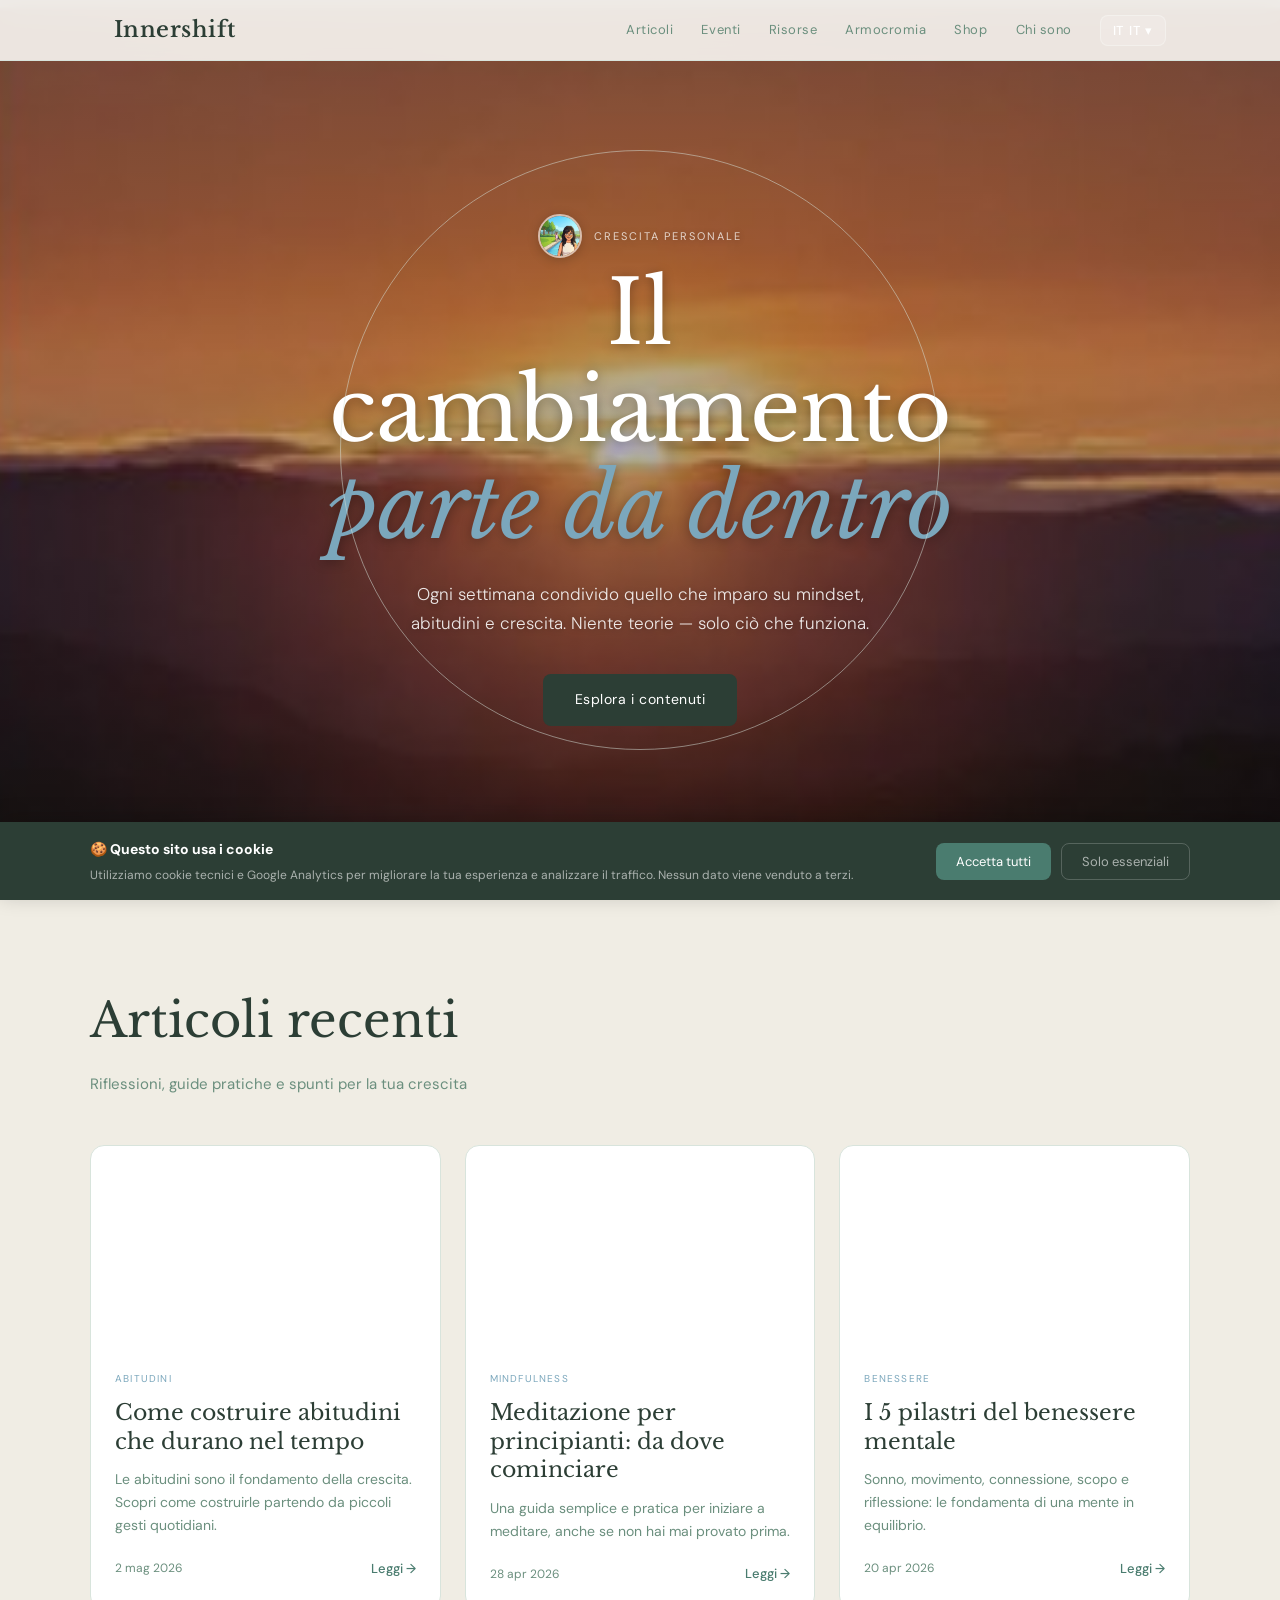
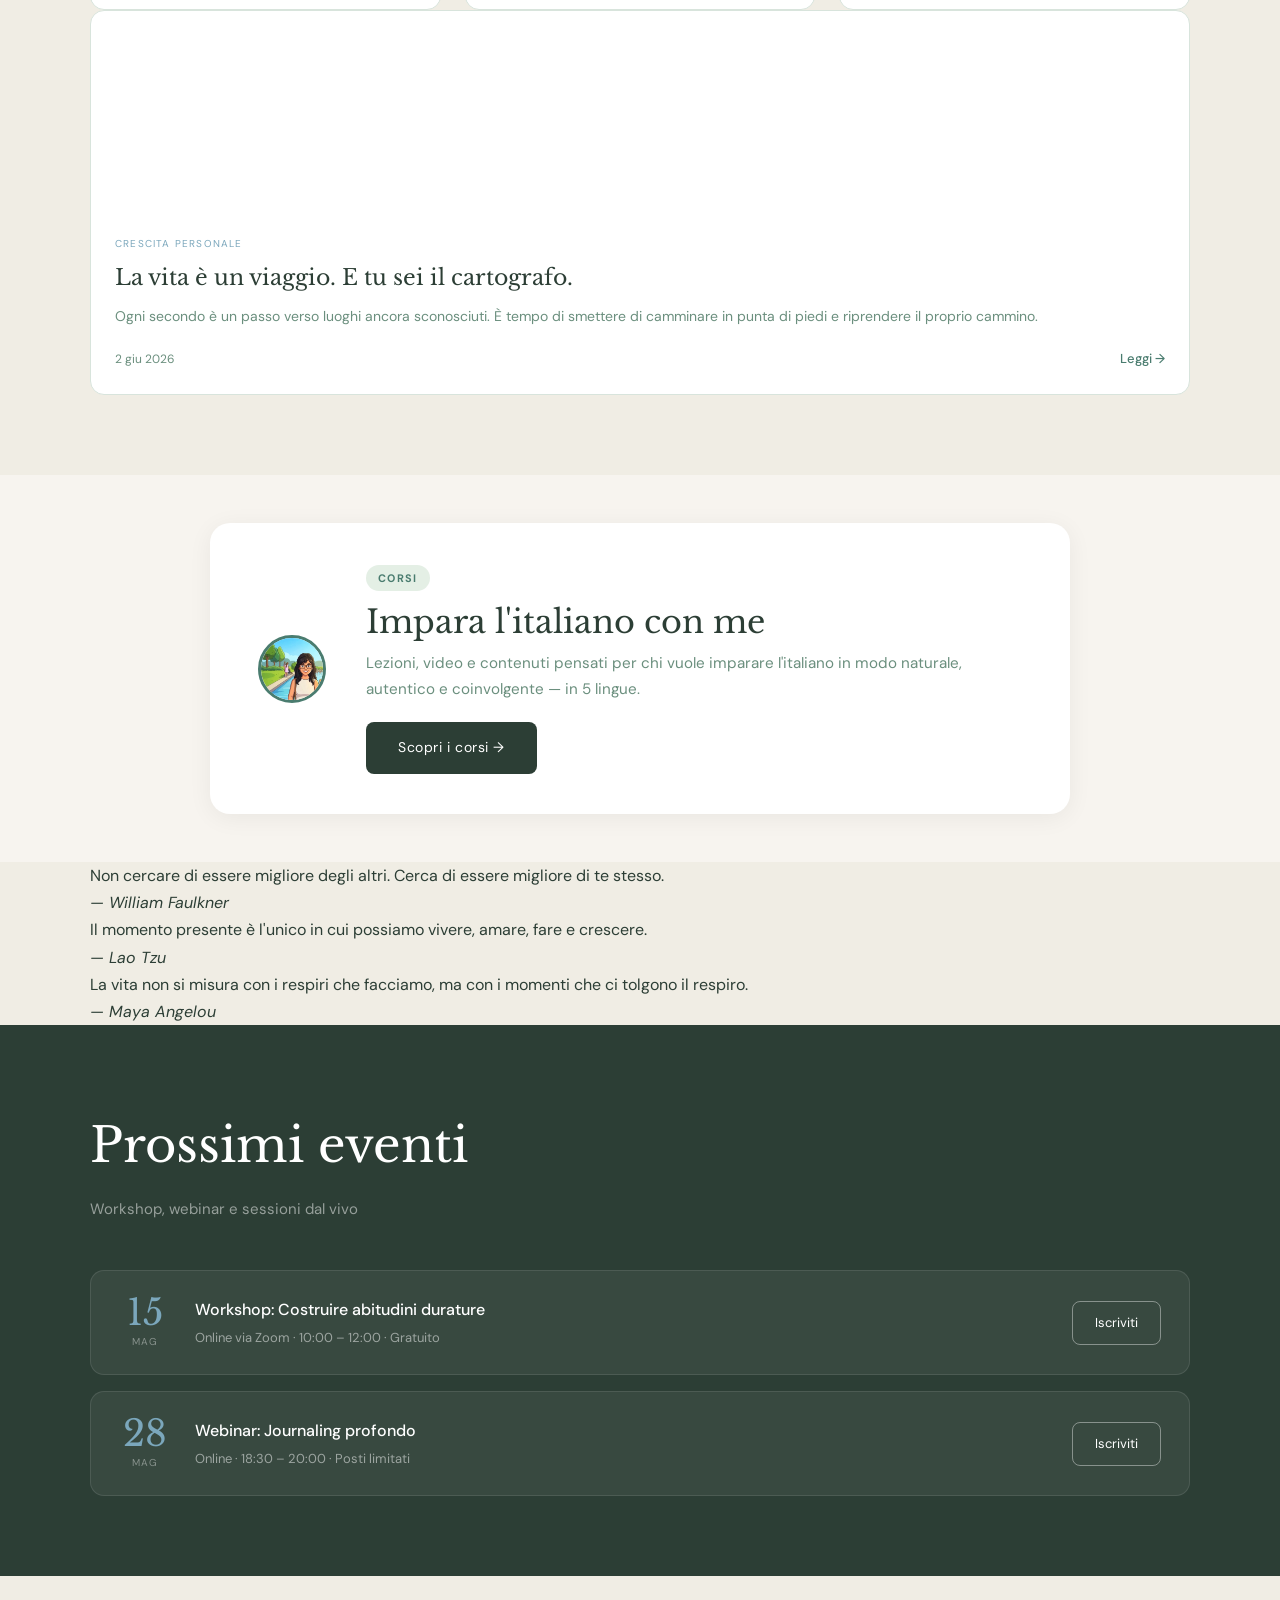
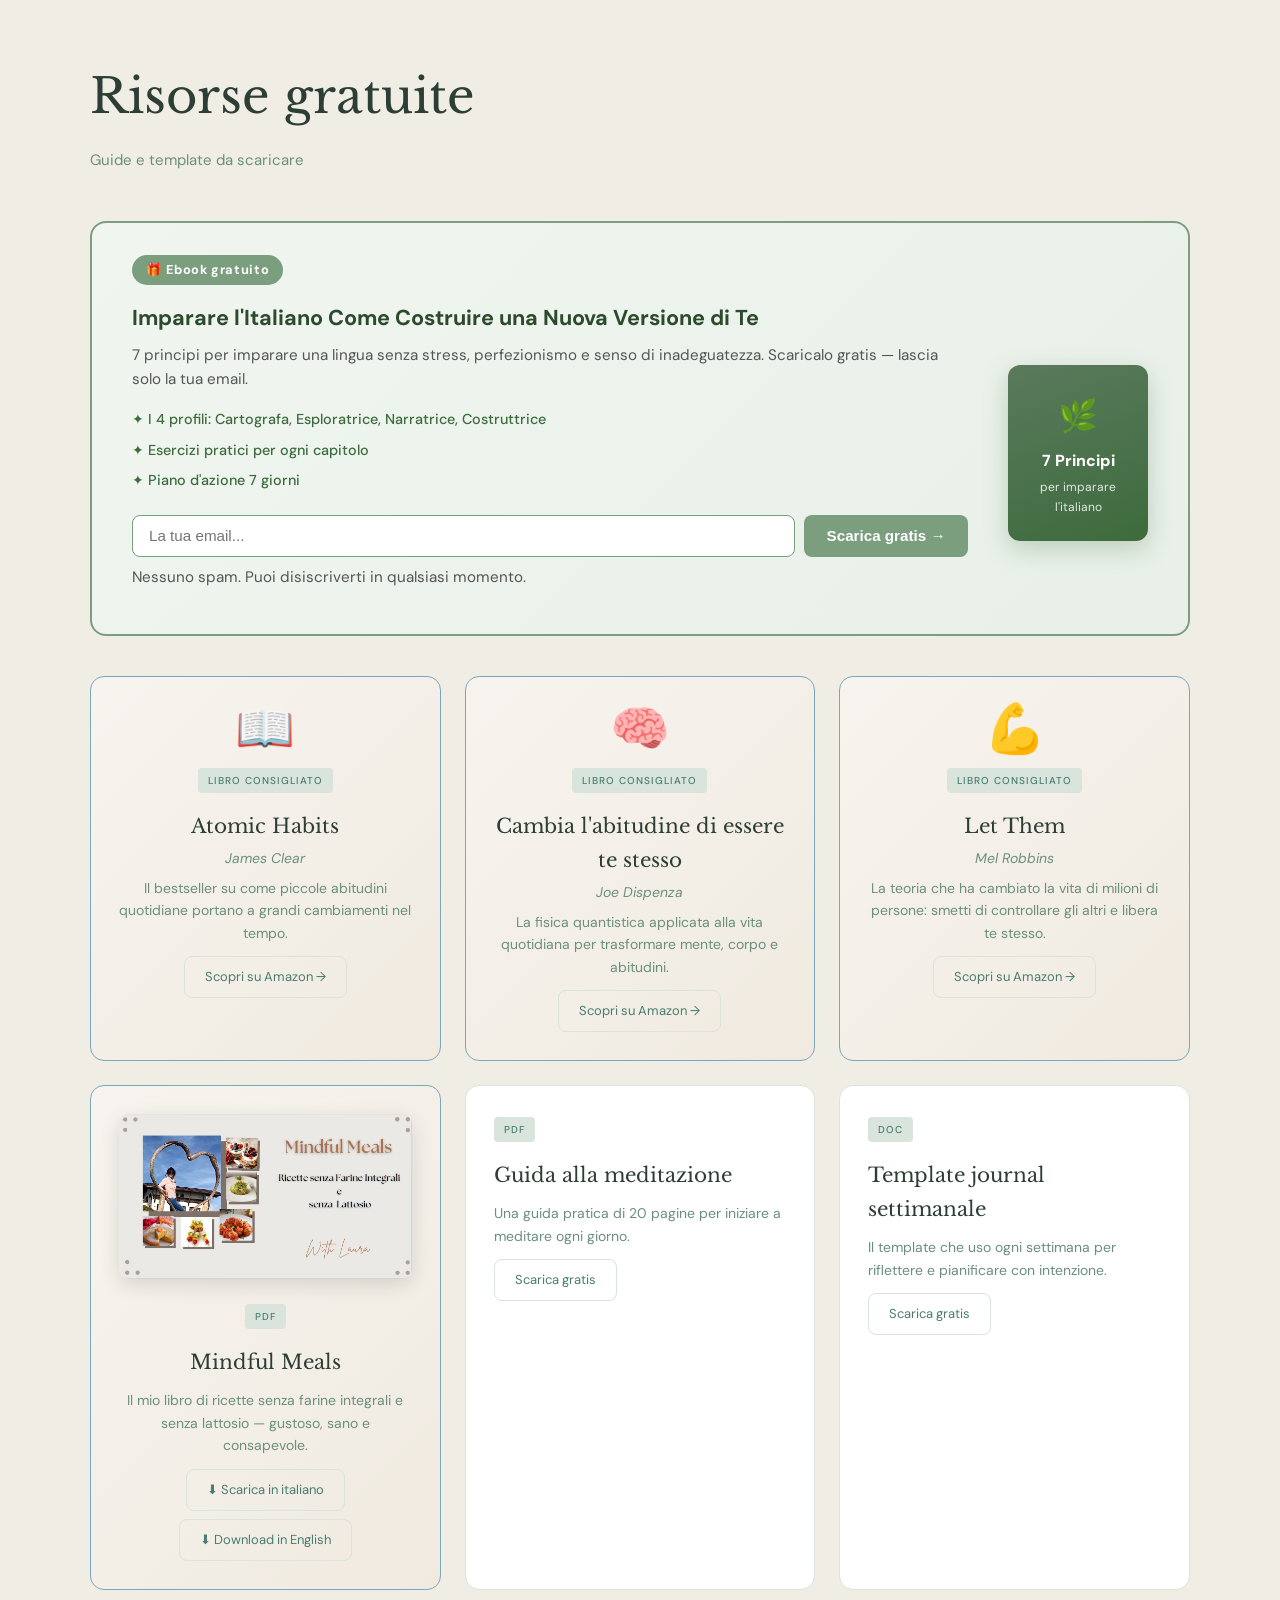
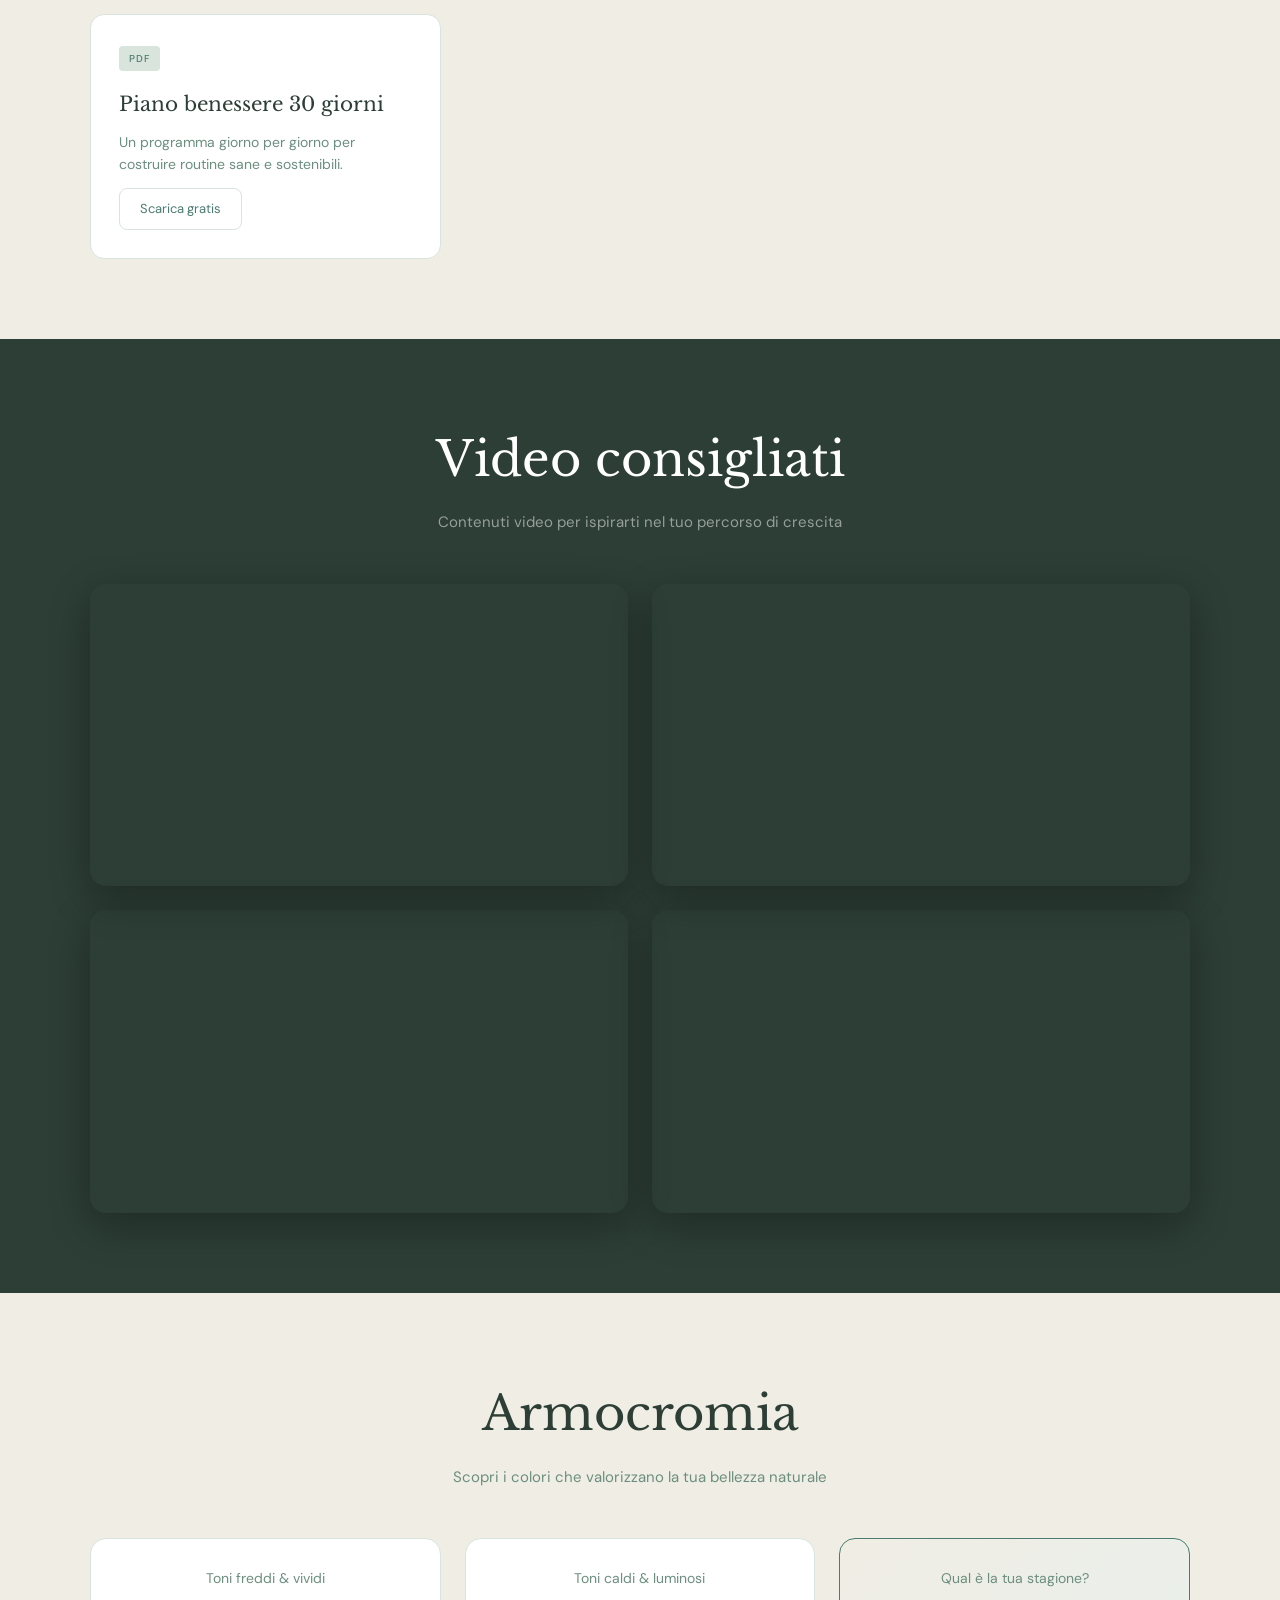
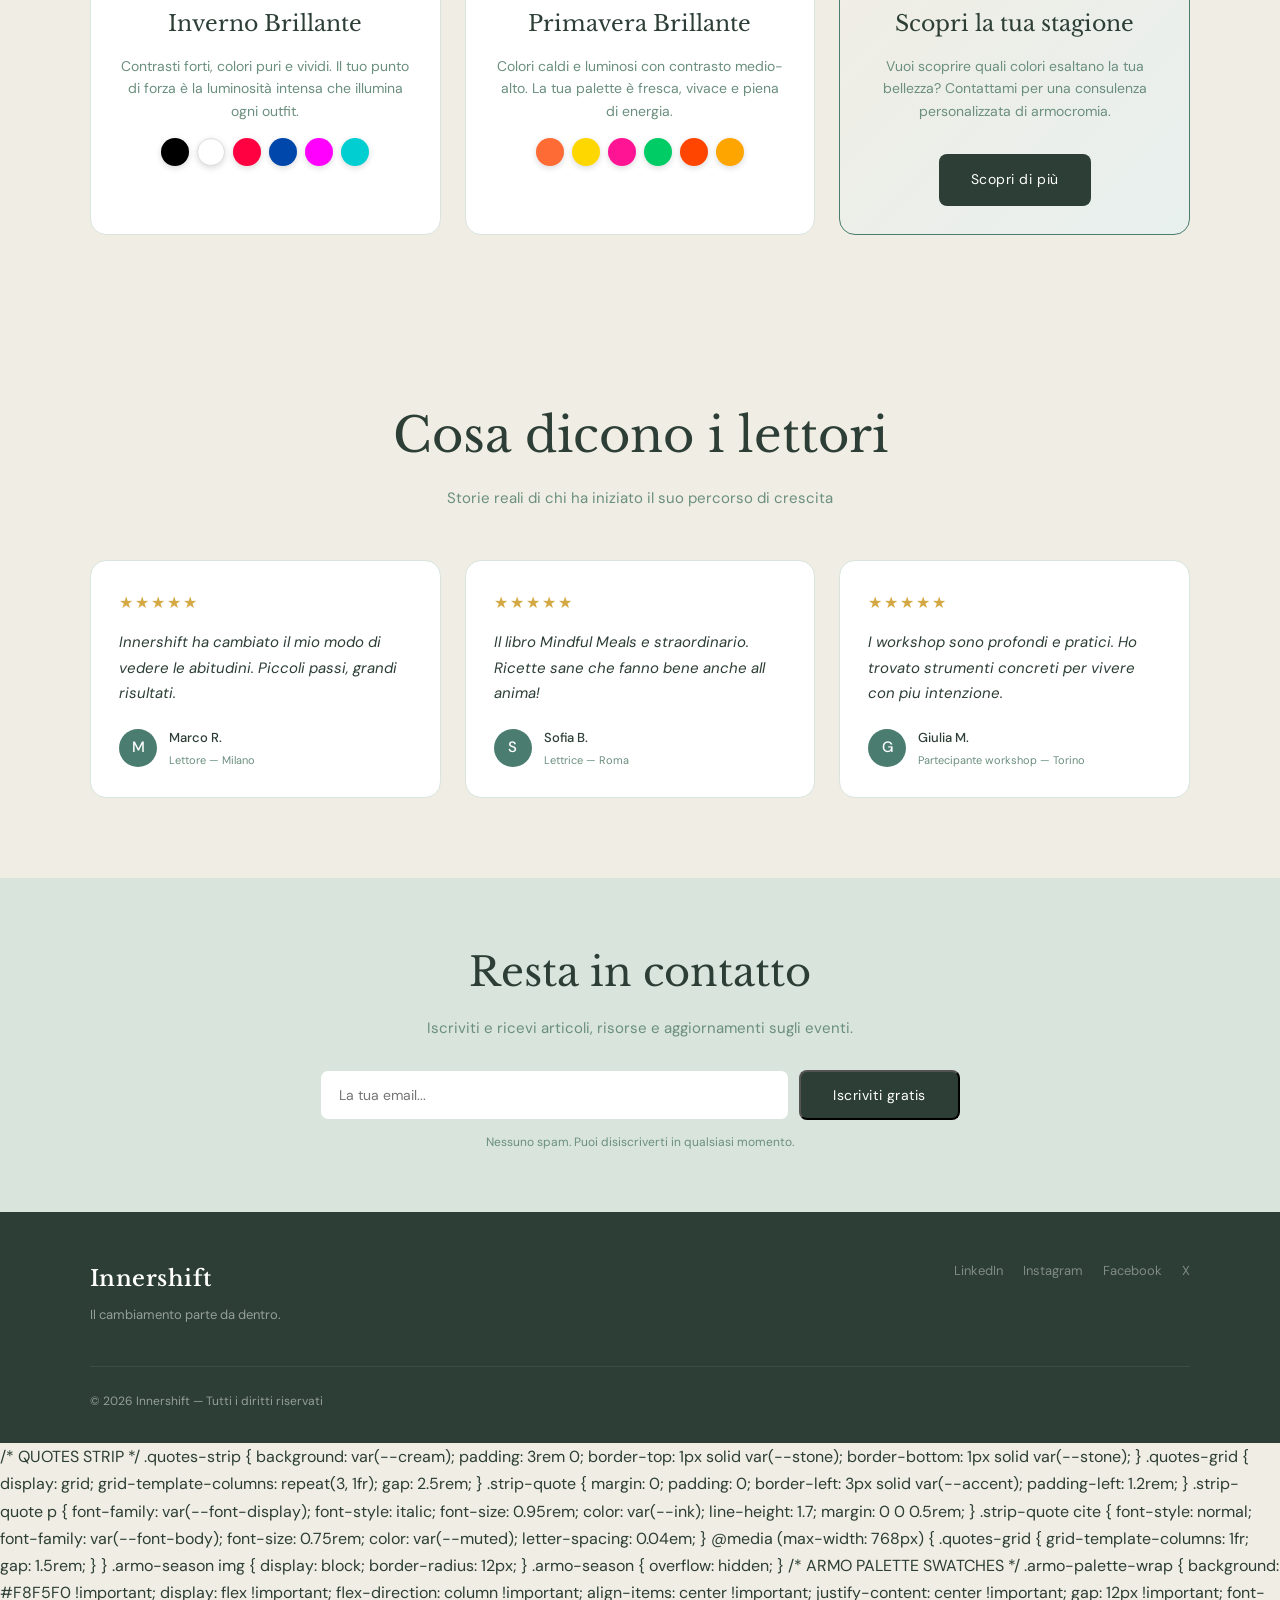
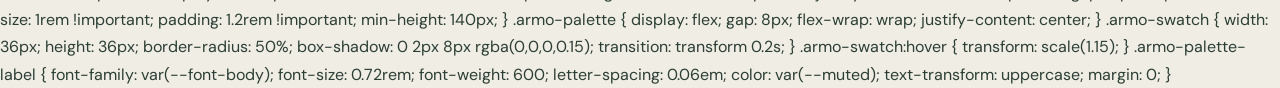
<file: index.html>
<!DOCTYPE html>
<html lang="it">
<head>
  <meta charset="UTF-8" />
  <meta name="viewport" content="width=device-width, initial-scale=1.0" />
  <title>Innershift — Crescita Personale</title>
  <meta name="description" content="Innershift è il tuo spazio di crescita personale." />
  <link rel="preconnect" href="https://fonts.googleapis.com" />
  <link rel="preconnect" href="https://fonts.gstatic.com" crossorigin />
  <link href="https://fonts.googleapis.com/css2?family=Libre+Baskerville:ital,wght@0,400;0,700;1,400&family=DM+Sans:wght@300;400;500&display=swap" rel="stylesheet" />
  <link rel="stylesheet" href="css/style.css" />
  <!-- Google Analytics -->
  <script async src="https://www.googletagmanager.com/gtag/js?id=G-VJ0VPEPVEX"></script>
  <script>
    window.dataLayer = window.dataLayer || [];
    function gtag(){dataLayer.push(arguments);}
    gtag('js', new Date());
    gtag('config', 'G-VJ0VPEPVEX');
  </script>
<style>
    .corsi-teaser-section { background: var(--parchment, #F7F4EF); padding: 3rem 0; }
    .corsi-teaser-banner {
      display: flex;
      align-items: center;
      gap: 2.5rem;
      background: white;
      border-radius: 20px;
      padding: 2.5rem 3rem;
      box-shadow: 0 4px 24px rgba(0,0,0,0.06);
      max-width: 860px;
      margin: 0 auto;
    }
    .corsi-teaser-avatar { flex-shrink: 0; }
    .corsi-teaser-avatar img {
      width: 68px;
      height: 68px;
      border-radius: 50%;
      object-fit: cover;
      object-position: top;
      border: 3px solid var(--accent, #6B8F6B);
      display: block;
    }
    .corsi-teaser-label {
      font-family: var(--font-body);
      font-size: 0.68rem;
      font-weight: 700;
      letter-spacing: 0.12em;
      text-transform: uppercase;
      color: var(--accent, #6B8F6B);
      background: #E4EFE5;
      padding: 4px 12px;
      border-radius: 20px;
      display: inline-block;
      margin-bottom: 0.75rem;
    }
    .corsi-teaser-text h2 {
      font-family: var(--font-display);
      font-size: clamp(1.4rem, 3vw, 2rem);
      font-weight: 400;
      color: var(--ink);
      margin-bottom: 0.6rem;
      line-height: 1.2;
    }
    .corsi-teaser-text p {
      font-family: var(--font-body);
      font-size: 0.95rem;
      color: var(--muted);
      line-height: 1.7;
      margin-bottom: 1.2rem;
    }
    @media (max-width: 640px) {
      .corsi-teaser-banner { flex-direction: column; text-align: center; padding: 2rem 1.5rem; }
    }
  /* ── LEAD MAGNET ── */
  .leadmagnet-box {
    background: linear-gradient(135deg, #f0f5f0 0%, #e8f0e8 100%);
    border: 2px solid #7A9E7E;
    border-radius: 16px;
    padding: 2rem 2.5rem;
    margin-bottom: 2.5rem;
    position: relative;
  }
  .leadmagnet-badge {
    display: inline-block;
    background: #7A9E7E;
    color: #fff;
    font-size: 0.8rem;
    font-weight: 700;
    letter-spacing: 0.05em;
    padding: 4px 14px;
    border-radius: 20px;
    margin-bottom: 1.2rem;
  }
  .leadmagnet-inner {
    display: flex;
    gap: 2.5rem;
    align-items: center;
  }
  .leadmagnet-text { flex: 1; }
  .leadmagnet-text h3 {
    font-size: 1.35rem;
    font-weight: 700;
    color: #2d4a2d;
    margin-bottom: 0.6rem;
    line-height: 1.35;
  }
  .leadmagnet-text p {
    color: #555;
    font-size: 0.95rem;
    margin-bottom: 0.8rem;
    line-height: 1.6;
  }
  .lm-points {
    list-style: none;
    padding: 0;
    margin: 0 0 1.2rem 0;
  }
  .lm-points li {
    color: #3d6b3d;
    font-size: 0.9rem;
    padding: 3px 0;
    font-weight: 500;
  }
  .lm-form {
    display: flex;
    gap: 0.6rem;
    flex-wrap: wrap;
    margin-bottom: 0.5rem;
  }
  .lm-form input[type="email"] {
    flex: 1;
    min-width: 200px;
    padding: 0.7rem 1rem;
    border: 1.5px solid #7A9E7E;
    border-radius: 8px;
    font-size: 0.95rem;
    background: #fff;
    color: #333;
    outline: none;
  }
  .lm-form input[type="email"]:focus { border-color: #3d6b3d; }
  .btn-lm {
    background: #7A9E7E;
    color: #fff;
    border: none;
    padding: 0.7rem 1.4rem;
    border-radius: 8px;
    font-size: 0.95rem;
    font-weight: 700;
    cursor: pointer;
    transition: background 0.2s;
    white-space: nowrap;
  }
  .btn-lm:hover { background: #3d6b3d; }
  .lm-note {
    color: #3d6b3d;
    font-weight: 600;
    font-size: 0.9rem;
    margin: 0.4rem 0 0 0;
  }
  .lm-privacy {
    color: #999;
    font-size: 0.8rem;
    margin: 0.3rem 0 0 0;
  }
  .leadmagnet-cover {
    flex-shrink: 0;
    width: 140px;
  }
  .lm-cover-placeholder {
    background: linear-gradient(160deg, #5a7a5c, #3d6b3d);
    border-radius: 12px;
    padding: 1.5rem 1rem;
    text-align: center;
    color: #fff;
    box-shadow: 0 8px 24px rgba(61,107,61,0.25);
  }
  .lm-cover-emoji { font-size: 2rem; margin-bottom: 0.5rem; }
  .lm-cover-title { font-size: 1rem; font-weight: 800; line-height: 1.2; margin-bottom: 0.4rem; }
  .lm-cover-sub { font-size: 0.75rem; opacity: 0.85; }
  @media (max-width: 600px) {
    .leadmagnet-inner { flex-direction: column; }
    .leadmagnet-cover { width: 100%; }
    .lm-cover-placeholder { padding: 1rem; }
  }
  </style>
</head>
<body>

  <nav class="nav">
    <div class="nav-inner">
      <a href="/" class="logo">Innershift</a>
      <div class="nav-links">
        <a href="#articoli" data-i18n="nav_articles">Articoli</a>
        <a href="#eventi" data-i18n="nav_events">Eventi</a>
        <a href="#risorse" data-i18n="nav_resources">Risorse</a>
        <a href="armocromia.html">Armocromia</a>
        <a href="shop.html">Shop</a>
        <a href="chi-sono.html" data-i18n="nav_about">Chi sono</a>
        <a href="admin/index.html" class="nav-admin" style="display:none">Admin</a>
        <div class="lang-selector" style="position:relative;">
          <button class="lang-btn" onclick="var m=document.getElementById('lm'); m.style.display=m.style.display==='block'?'none':'block';" style="display:flex;align-items:center;gap:5px;background:rgba(255,255,255,0.15);border:1px solid rgba(255,255,255,0.3);border-radius:8px;padding:6px 12px;cursor:pointer;font-size:13px;color:white;">
            <span id="current-lang-flag">🇮🇹</span>
            <span id="current-lang-label">IT</span>
            <span>▾</span>
          </button>
          <div id="lm" style="display:none;position:absolute;top:calc(100% + 6px);right:0;background:white;border:1px solid #E8E2D9;border-radius:10px;overflow:hidden;min-width:150px;box-shadow:0 8px 24px rgba(0,0,0,0.15);z-index:9999;">
            <div onclick="setLang('it');document.getElementById('lm').style.display='none';" style="padding:10px 14px;font-size:13px;cursor:pointer;color:#2E2B26;" onmouseover="this.style.background='#F7F4EF'" onmouseout="this.style.background='white'">🇮🇹 Italiano</div>
            <div onclick="setLang('en');document.getElementById('lm').style.display='none';" style="padding:10px 14px;font-size:13px;cursor:pointer;color:#2E2B26;" onmouseover="this.style.background='#F7F4EF'" onmouseout="this.style.background='white'">🇬🇧 English</div>
            <div onclick="setLang('fr');document.getElementById('lm').style.display='none';" style="padding:10px 14px;font-size:13px;cursor:pointer;color:#2E2B26;" onmouseover="this.style.background='#F7F4EF'" onmouseout="this.style.background='white'">🇫🇷 Français</div>
            <div onclick="setLang('es');document.getElementById('lm').style.display='none';" style="padding:10px 14px;font-size:13px;cursor:pointer;color:#2E2B26;" onmouseover="this.style.background='#F7F4EF'" onmouseout="this.style.background='white'">🇪🇸 Español</div>
            <div onclick="setLang('de');document.getElementById('lm').style.display='none';" style="padding:10px 14px;font-size:13px;cursor:pointer;color:#2E2B26;" onmouseover="this.style.background='#F7F4EF'" onmouseout="this.style.background='white'">🇩🇪 Deutsch</div>
          </div>
        </div>
      </div>
    </div>
  </nav>

  <header class="hero">
    <div class="hero-inner">
      <div style="display:flex;align-items:center;justify-content:center;gap:12px;margin-bottom:8px;">
        <img src="images/IMG_4321.jpg" alt="Laura" style="width:44px;height:44px;border-radius:50%;object-fit:cover;object-position:top;border:2px solid rgba(255,255,255,0.6);box-shadow:0 2px 12px rgba(0,0,0,0.2);">
        <p class="hero-label" data-i18n="hero_label" style="margin-bottom:0;">Crescita personale</p>
      </div>
      <h1 class="hero-title"><span data-i18n="hero_title">Il cambiamento</span><br /><em data-i18n="hero_title_em">parte da dentro</em></h1>
      <p class="hero-sub" data-i18n="hero_sub">Ogni settimana condivido quello che imparo su mindset, abitudini e crescita. Niente teorie — solo ciò che funziona.</p>
      <a href="#articoli" class="btn-primary" data-i18n="hero_cta">Esplora i contenuti</a>
    </div>
    <div class="hero-deco"></div>
  </header>

  <section class="section" id="articoli">
    <div class="container">
      <div class="section-head">
        <h2 data-i18n="articles_title">Articoli recenti</h2>
        <p data-i18n="articles_sub">Riflessioni, guide pratiche e spunti per la tua crescita</p>
      </div>
      <div class="posts-grid" id="posts-grid">
        <div class="post-card">
          <div class="post-img" style="background-image:url('https://images.unsplash.com/photo-1506905925346-21bda4d32df4?w=600&q=80')"></div>
          <div class="post-body">
            <div class="post-cat" data-i18n="cat_habits">Abitudini</div>
            <h3 class="post-title" data-i18n="post1_title">Come costruire abitudini che durano nel tempo</h3>
            <p class="post-excerpt" data-i18n="post1_excerpt">Le abitudini sono il fondamento della crescita. Scopri come costruirle partendo da piccoli gesti quotidiani.</p>
            <div class="post-footer">
              <span class="post-date">2 mag 2026</span>
              <a href="#" class="post-link" data-i18n="read_more">Leggi →</a>
            </div>
          </div>
        </div>
        <div class="post-card">
          <div class="post-img" style="background-image:url('https://images.unsplash.com/photo-1545389336-cf090694435e?w=600&q=80')"></div>
          <div class="post-body">
            <div class="post-cat" data-i18n="cat_mindfulness">Mindfulness</div>
            <h3 class="post-title" data-i18n="post2_title">Meditazione per principianti: da dove cominciare</h3>
            <p class="post-excerpt" data-i18n="post2_excerpt">Una guida semplice e pratica per iniziare a meditare, anche se non hai mai provato prima.</p>
            <div class="post-footer">
              <span class="post-date">28 apr 2026</span>
              <a href="#" class="post-link" data-i18n="read_more">Leggi →</a>
            </div>
          </div>
        </div>
        <div class="post-card">
          <div class="post-img" style="background-image:url('https://images.unsplash.com/photo-1447452001602-7090c7ab2db3?w=600&q=80')"></div>
          <div class="post-body">
            <div class="post-cat" data-i18n="cat_wellness">Benessere</div>
            <h3 class="post-title" data-i18n="post3_title">I 5 pilastri del benessere mentale</h3>
            <p class="post-excerpt" data-i18n="post3_excerpt">Sonno, movimento, connessione, scopo e riflessione: le fondamenta di una mente in equilibrio.</p>
            <div class="post-footer">
              <span class="post-date">20 apr 2026</span>
              <a href="#" class="post-link" data-i18n="read_more">Leggi →</a>
            </div>
          </div>
        </div>
      </div>
        <div class="post-card">
          <div class="post-img" style="background-image:url('https://images.unsplash.com/photo-1501854140801-50d01698950b?w=600&q=80')"></div>
          <div class="post-body">
            <div class="post-cat" data-i18n="cat_growth">Crescita personale</div>
            <h3 class="post-title" data-i18n="viaggio_title">La vita è un viaggio. E tu sei il cartografo.</h3>
            <p class="post-excerpt" data-i18n="viaggio_excerpt">Ogni secondo è un passo verso luoghi ancora sconosciuti. È tempo di smettere di camminare in punta di piedi e riprendere il proprio cammino.</p>
            <div class="post-footer">
              <span class="post-date" data-i18n="viaggio_date">2 giu 2026</span>
              <a href="articolo-viaggio.html" class="post-link" data-i18n="read_more">Leggi →</a>
            </div>
          </div>
        </div>
      </div>
    </div>
  </section>


  <!-- CORSI -->
  <section class="section corsi-teaser-section" id="corsi">
    <div class="container">
      <div class="corsi-teaser-banner">
        <div class="corsi-teaser-avatar">
          <img src="images/IMG_4321.jpg" alt="Laura" style="width:68px;height:68px;" />
        </div>
        <div class="corsi-teaser-text">
          <span class="corsi-teaser-label" data-i18n="corsi_label">Corsi</span>
          <h2 data-i18n="corsi_title">Impara l'italiano con me</h2>
          <p data-i18n="corsi_desc">Lezioni, video e contenuti pensati per chi vuole imparare l'italiano in modo naturale, autentico e coinvolgente — in 5 lingue.</p>
          <a href="chi-sono.html#corsi" class="btn-primary" data-i18n="corsi_cta">Scopri i corsi →</a>
        </div>
      </div>
    </div>
  </section>

  <!-- CITAZIONI -->
  <div class="quotes-strip">
    <div class="container">
      <div class="quotes-grid">
        <blockquote class="strip-quote">
          <p data-i18n="quote1">"Non cercare di essere migliore degli altri. Cerca di essere migliore di te stesso."</p>
          <cite>— William Faulkner</cite>
        </blockquote>
        <blockquote class="strip-quote">
          <p data-i18n="quote2">"Il momento presente è l'unico in cui possiamo vivere, amare, fare e crescere."</p>
          <cite>— Lao Tzu</cite>
        </blockquote>
        <blockquote class="strip-quote">
          <p data-i18n="quote3">"La vita non si misura con i respiri che facciamo, ma con i momenti che ci tolgono il respiro."</p>
          <cite>— Maya Angelou</cite>
        </blockquote>
      </div>
    </div>
  </div>

  <section class="section section-dark" id="eventi">
    <div class="container">
      <div class="section-head light">
        <h2 data-i18n="events_title">Prossimi eventi</h2>
        <p data-i18n="events_sub">Workshop, webinar e sessioni dal vivo</p>
      </div>
      <div class="events-list" id="events-list">
        <div class="event-item">
          <div class="event-date-box">
            <span class="event-day">15</span>
            <span class="event-month">MAG</span>
          </div>
          <div class="event-info">
            <h3 data-i18n="event1_title">Workshop: Costruire abitudini durature</h3>
            <p data-i18n="event1_detail">Online via Zoom · 10:00 – 12:00 · Gratuito</p>
          </div>
          <a href="#" class="btn-outline-light" data-i18n="register">Iscriviti</a>
        </div>
        <div class="event-item">
          <div class="event-date-box">
            <span class="event-day">28</span>
            <span class="event-month">MAG</span>
          </div>
          <div class="event-info">
            <h3 data-i18n="event2_title">Webinar: Journaling profondo</h3>
            <p data-i18n="event2_detail">Online · 18:30 – 20:00 · Posti limitati</p>
          </div>
          <a href="#" class="btn-outline-light" data-i18n="register">Iscriviti</a>
        </div>
      </div>
    </div>
  </section>

  <section class="section" id="risorse">
    <div class="container">
      <div class="section-head">
        <h2 data-i18n="resources_title">Risorse gratuite</h2>
        <p data-i18n="resources_sub">Guide e template da scaricare</p>
      </div>
      <!-- LEAD MAGNET -->
      <div class="leadmagnet-box">
        <div class="leadmagnet-badge" data-i18n="lm_badge">🎁 Ebook gratuito</div>
        <div class="leadmagnet-inner">
          <div class="leadmagnet-text">
            <h3 data-i18n="lm_title">Imparare l'Italiano Come Costruire una Nuova Versione di Te</h3>
            <p data-i18n="lm_desc">7 principi per imparare una lingua senza stress, perfezionismo e senso di inadeguatezza. Scaricalo gratis — lascia solo la tua email.</p>
            <ul class="lm-points">
              <li data-i18n="lm_p1">✦ I 4 profili di apprendimento (Cartografa, Esploratrice, Narratrice, Costruttrice)</li>
              <li data-i18n="lm_p2">✦ Esercizi pratici per ogni capitolo</li>
              <li data-i18n="lm_p3">✦ Piano d'azione 7 giorni</li>
            </ul>
            <form class="lm-form" id="lm-form" onsubmit="submitLeadMagnet(event)">
              <input type="email" id="lm-email" placeholder="La tua email..." data-i18n-placeholder="lm_placeholder" required />
              <button type="submit" class="btn-lm" data-i18n="lm_btn">Scarica gratis →</button>
            </form>
            <p class="lm-note" id="lm-thanks" style="display:none;" data-i18n="lm_thanks">✓ Controlla la tua email — trovi il link per il download!</p>
            <p class="lm-privacy" data-i18n="lm_privacy">Nessuno spam. Puoi disiscriverti in qualsiasi momento.</p>
          </div>
          <div class="leadmagnet-cover">
            <div class="lm-cover-placeholder">
              <div class="lm-cover-emoji">🌿</div>
              <div class="lm-cover-title">7 Principi</div>
              <div class="lm-cover-sub">per imparare l'italiano</div>
            </div>
          </div>
        </div>
      </div>

      <div class="resources-grid">
        <div class="resource-card book-card-text">
          <div class="book-icon">📖</div>
          <div class="resource-icon">LIBRO CONSIGLIATO</div>
          <h3>Atomic Habits</h3>
          <p class="book-author">James Clear</p>
          <p data-i18n="book_desc">Il bestseller su come piccole abitudini quotidiane portano a grandi cambiamenti nel tempo.</p>
          <a href="https://www.amazon.it/s?k=atomic+habits+james+clear" target="_blank" class="btn-download">Scopri su Amazon →</a>
        </div>
        <div class="resource-card book-card-text">
          <div class="book-icon">🧠</div>
          <div class="resource-icon">LIBRO CONSIGLIATO</div>
          <h3 data-i18n="dispenza_title">Cambia l'abitudine di essere te stesso</h3>
          <p class="book-author">Joe Dispenza</p>
          <p data-i18n="dispenza_desc">La fisica quantistica applicata alla vita quotidiana per trasformare mente, corpo e abitudini.</p>
          <a href="https://www.amazon.it/dp/8863860432" target="_blank" class="btn-download">Scopri su Amazon →</a>
        </div>
        <div class="resource-card book-card-text">
          <div class="book-icon">💪</div>
          <div class="resource-icon">LIBRO CONSIGLIATO</div>
          <h3>Let Them</h3>
          <p class="book-author">Mel Robbins</p>
          <p data-i18n="letthem_desc">La teoria che ha cambiato la vita di milioni di persone: smetti di controllare gli altri e libera te stesso.</p>
          <a href="https://www.amazon.it/dp/B0DKRVYQ17" target="_blank" class="btn-download">Scopri su Amazon →</a>
        </div>
        <div class="resource-card book-card-text">
          <img src="images/mindful-meals-cover.png" alt="Mindful Meals" class="mindful-cover" />
          <div class="resource-icon">PDF</div>
          <h3>Mindful Meals</h3>
          <p data-i18n="mindful_desc">Il mio libro di ricette senza farine integrali e senza lattosio — gustoso, sano e consapevole.</p>
          <a href="images/mindful-meals.pdf" download class="btn-download">⬇ Scarica in italiano</a>
          <a href="images/mindful-meals-english.pdf" download class="btn-download" style="margin-top:8px;">⬇ Download in English</a>
        </div>
        <div class="resource-card">
          <div class="resource-icon">PDF</div>
          <h3 data-i18n="res1_title">Guida alla meditazione</h3>
          <p data-i18n="res1_desc">Una guida pratica di 20 pagine per iniziare a meditare ogni giorno.</p>
          <a href="#" class="btn-download" data-i18n="download_free">Scarica gratis</a>
        </div>
        <div class="resource-card">
          <div class="resource-icon">DOC</div>
          <h3 data-i18n="res2_title">Template journal settimanale</h3>
          <p data-i18n="res2_desc">Il template che uso ogni settimana per riflettere e pianificare con intenzione.</p>
          <a href="#" class="btn-download" data-i18n="download_free">Scarica gratis</a>
        </div>
        <div class="resource-card">
          <div class="resource-icon">PDF</div>
          <h3 data-i18n="res3_title">Piano benessere 30 giorni</h3>
          <p data-i18n="res3_desc">Un programma giorno per giorno per costruire routine sane e sostenibili.</p>
          <a href="#" class="btn-download" data-i18n="download_free">Scarica gratis</a>
        </div>
      </div>
    </div>
  </section>


  <!-- VIDEO -->
  <section class="section section-dark" id="video">
    <div class="container">
      <div class="section-head light" style="text-align:center;">
        <h2 data-i18n="video_title">Video consigliati</h2>
        <p data-i18n="video_sub">Contenuti video per ispirarti nel tuo percorso di crescita</p>
      </div>
      <div class="video-grid">
        <div class="video-card">
          <div class="video-wrapper">
            <iframe 
              src="https://www.youtube.com/embed/j4P2r-QEjjs?controls=1&rel=0&modestbranding=1" 
              title="Video YouTube"
              frameborder="0" 
              allow="accelerometer; autoplay; clipboard-write; encrypted-media; gyroscope; picture-in-picture" 
              allowfullscreen>
            </iframe>
          </div>
        </div>


        <div class="video-card">
          <div class="video-wrapper">
            <iframe 
              src="https://www.youtube.com/embed/XXE2E_aBupQ?controls=1&rel=0&modestbranding=1" 
              title="Video YouTube"
              frameborder="0" 
              allow="accelerometer; autoplay; clipboard-write; encrypted-media; gyroscope; picture-in-picture" 
              allowfullscreen>
            </iframe>
          </div>
        </div>
        <div class="video-card">
          <div class="video-wrapper">
            <iframe 
              src="https://www.youtube.com/embed/EvEsWpiT8WQ?controls=1&rel=0&modestbranding=1" 
              title="Video YouTube"
              frameborder="0" 
              allow="accelerometer; autoplay; clipboard-write; encrypted-media; gyroscope; picture-in-picture" 
              allowfullscreen>
            </iframe>
          </div>
        </div>
        <div class="video-card">
          <div class="video-wrapper">
            <iframe 
              src="https://www.youtube.com/embed/MQjCyQBRZ_M?controls=1&rel=0&modestbranding=1" 
              title="Video YouTube"
              frameborder="0" 
              allow="accelerometer; autoplay; clipboard-write; encrypted-media; gyroscope; picture-in-picture" 
              allowfullscreen>
            </iframe>
          </div>
        </div>
      </div>
    </div>
  </section>


  <!-- ARMOCROMIA PREVIEW -->
  <section class="section" id="armocromia">
    <div class="container">
      <div class="section-head" style="text-align:center;">
        <h2 data-i18n="armo_title">Armocromia</h2>
        <p data-i18n="armo_sub">Scopri i colori che valorizzano la tua bellezza naturale</p>
      </div>
      <div class="armo-grid">
        <div class="armo-card">
          <div class="armo-season winter armo-palette-wrap">
            <div class="armo-palette">
              <div class="armo-swatch" style="background:#000000;"></div>
              <div class="armo-swatch" style="background:#FFFFFF;"></div>
              <div class="armo-swatch" style="background:#FF0040;"></div>
              <div class="armo-swatch" style="background:#0047AB;"></div>
              <div class="armo-swatch" style="background:#FF00FF;"></div>
              <div class="armo-swatch" style="background:#00CED1;"></div>
            </div>
            <p class="armo-palette-label">Toni freddi &amp; vividi</p>
          </div>
          <h3 data-i18n="armo_winter_title">Inverno Brillante</h3>
          <p data-i18n="armo_winter_desc">Contrasti forti, colori puri e vividi. Il tuo punto di forza è la luminosità intensa che illumina ogni outfit.</p>
          <div class="armo-colors">
            <span class="color-dot" style="background:#000000;" title="Nero"></span>
            <span class="color-dot" style="background:#FFFFFF;border:1px solid #ddd;" title="Bianco puro"></span>
            <span class="color-dot" style="background:#FF0040;" title="Rosso brillante"></span>
            <span class="color-dot" style="background:#0047AB;" title="Blu cobalto"></span>
            <span class="color-dot" style="background:#FF00FF;" title="Fucsia"></span>
            <span class="color-dot" style="background:#00CED1;" title="Turchese"></span>
          </div>
        </div>
        <div class="armo-card">
          <div class="armo-season spring armo-palette-wrap">
            <div class="armo-palette">
              <div class="armo-swatch" style="background:#FF6B35;"></div>
              <div class="armo-swatch" style="background:#FFD700;"></div>
              <div class="armo-swatch" style="background:#FF1493;"></div>
              <div class="armo-swatch" style="background:#00CC66;"></div>
              <div class="armo-swatch" style="background:#FF4500;"></div>
              <div class="armo-swatch" style="background:#FFA500;"></div>
            </div>
            <p class="armo-palette-label">Toni caldi &amp; luminosi</p>
          </div>
          <h3 data-i18n="armo_spring_title">Primavera Brillante</h3>
          <p data-i18n="armo_spring_desc">Colori caldi e luminosi con contrasto medio-alto. La tua palette è fresca, vivace e piena di energia.</p>
          <div class="armo-colors">
            <span class="color-dot" style="background:#FF6B35;" title="Arancio caldo"></span>
            <span class="color-dot" style="background:#FFD700;" title="Giallo oro"></span>
            <span class="color-dot" style="background:#FF1493;" title="Rosa acceso"></span>
            <span class="color-dot" style="background:#00CC66;" title="Verde lime"></span>
            <span class="color-dot" style="background:#FF4500;" title="Rosso arancio"></span>
            <span class="color-dot" style="background:#FFA500;" title="Arancio"></span>
          </div>
        </div>
        <div class="armo-card armo-cta-card">
          <div class="armo-season consult armo-palette-wrap">
            <div class="armo-palette">
              <div class="armo-swatch" style="background:#000000;"></div>
              <div class="armo-swatch" style="background:#FF6B35;"></div>
              <div class="armo-swatch" style="background:#FF00FF;"></div>
              <div class="armo-swatch" style="background:#FFD700;"></div>
              <div class="armo-swatch" style="background:#0047AB;"></div>
              <div class="armo-swatch" style="background:#00CC66;"></div>
            </div>
            <p class="armo-palette-label">Qual è la tua stagione?</p>
          </div>
          <h3 data-i18n="armo_cta_title">Scopri la tua stagione</h3>
          <p data-i18n="armo_cta_desc">Vuoi scoprire quali colori esaltano la tua bellezza? Contattami per una consulenza personalizzata di armocromia.</p>
          <a href="armocromia.html" class="btn-primary" style="margin-top:16px;display:inline-block;" data-i18n="armo_cta_btn">Scopri di più</a>
        </div>
      </div>
    </div>
  </section>

  <!-- SHOP -->
  <!-- TESTIMONIANZE -->
  <section class="section" id="testimonianze">
    <div class="container">
      <div class="section-head" style="text-align:center;">
        <h2 data-i18n="reviews_title">Cosa dicono i lettori</h2>
        <p data-i18n="reviews_sub">Storie reali di chi ha iniziato il suo percorso di crescita</p>
      </div>
      <div class="reviews-grid">
        <div class="review-card">
          <div class="review-stars">★★★★★</div>
          <p class="review-text" data-i18n="review1_text">"Innershift ha cambiato il mio modo di vedere le abitudini. Piccoli passi, grandi risultati. Non potevo chiedere di meglio."</p>
          <div class="review-author">
            <div class="review-avatar">M</div>
            <div>
              <div class="review-name">Marco R.</div>
              <div class="review-role" data-i18n="review1_role">Lettore — Milano</div>
            </div>
          </div>
        </div>
        <div class="review-card">
          <div class="review-stars">★★★★★</div>
          <p class="review-text" data-i18n="review2_text">"Il libro Mindful Meals è straordinario. Finalmente ricette sane che fanno anche bene all'anima. Lo consiglio a tutti!"</p>
          <div class="review-author">
            <div class="review-avatar">S</div>
            <div>
              <div class="review-name">Sofia B.</div>
              <div class="review-role" data-i18n="review2_role">Lettrice — Roma</div>
            </div>
          </div>
        </div>
        <div class="review-card">
          <div class="review-stars">★★★★★</div>
          <p class="review-text" data-i18n="review3_text">"I workshop sono profondi e pratici allo stesso tempo. Ho trovato strumenti concreti per vivere con più intenzione ogni giorno."</p>
          <div class="review-author">
            <div class="review-avatar">G</div>
            <div>
              <div class="review-name">Giulia M.</div>
              <div class="review-role" data-i18n="review3_role">Partecipante workshop — Torino</div>
            </div>
          </div>
        </div>
      </div>
    </div>
  </section>



  <!-- NEWSLETTER -->
  <section class="section newsletter-section">
    <div class="container">
      <div class="newsletter-box">
        <div class="newsletter-text">
          <h2 data-i18n="newsletter_title">Resta in contatto</h2>
          <p data-i18n="newsletter_sub">Iscriviti e ricevi articoli, risorse e aggiornamenti sugli eventi direttamente nella tua casella email.</p>
        </div>
        <form class="newsletter-form" onsubmit="subscribeNewsletter(event)">
          <input type="email" id="newsletter-email" class="newsletter-input" data-i18n-placeholder="newsletter_placeholder" placeholder="La tua email..." required />
          <button type="submit" class="btn-primary" data-i18n="newsletter_btn">Iscriviti gratis</button>
        </form>
        <p class="newsletter-note" data-i18n="newsletter_note">Nessuno spam. Puoi disiscriverti in qualsiasi momento.</p>
        <div class="newsletter-success" id="newsletter-success" style="display:none;">
          <span data-i18n="newsletter_thanks">Grazie! Ti contatteremo presto. 🌱</span>
        </div>
      </div>
    </div>
  </section>


  <footer class="footer">
    <div class="container">
      <div class="footer-inner">
        <div>
          <div class="logo">Innershift</div>
          <p class="footer-tagline" data-i18n="footer_tagline">Il cambiamento parte da dentro.</p>
        </div>
        <div class="footer-social">
          <a href="#">LinkedIn</a>
          <a href="#">Instagram</a>
          <a href="#">Facebook</a>
          <a href="#">X</a>
        </div>
      </div>


      <div class="footer-bottom">
        <p data-i18n="footer_copy">© 2026 Innershift — Tutti i diritti riservati</p>
      </div>
    </div>
  </footer>

  
  

<script>
const T = {
  it: { flag:"IT", label:"IT", nav_articles:"Articoli", nav_events:"Eventi", nav_resources:"Risorse", hero_label:"Crescita personale", hero_title:"Il cambiamento", hero_title_em:"parte da dentro", hero_sub:"Ogni settimana condivido quello che imparo su mindset, abitudini e crescita. Niente teorie — solo ciò che funziona.", hero_cta:"Esplora i contenuti", articles_title:"Articoli recenti", articles_sub:"Riflessioni, guide pratiche e spunti per la tua crescita", cat_habits:"Abitudini", cat_mindfulness:"Mindfulness", cat_wellness:"Benessere", cat_growth:"Crescita personale", viaggio_title:"La vita è un viaggio. E tu sei il cartografo.", viaggio_excerpt:"Ogni secondo è un passo verso luoghi ancora sconosciuti. È tempo di smettere di camminare in punta di piedi e riprendere il proprio cammino.", viaggio_date:"2 giu 2026", post1_title:"Come costruire abitudini che durano nel tempo", post1_excerpt:"Le abitudini sono il fondamento della crescita. Scopri come costruirle partendo da piccoli gesti quotidiani.", post2_title:"Meditazione per principianti: da dove cominciare", post2_excerpt:"Una guida semplice e pratica per iniziare a meditare, anche se non hai mai provato prima.", post3_title:"I 5 pilastri del benessere mentale", post3_excerpt:"Sonno, movimento, connessione, scopo e riflessione: le fondamenta di una mente in equilibrio.", read_more:"Leggi →", events_title:"Prossimi eventi", events_sub:"Workshop, webinar e sessioni dal vivo", event1_title:"Workshop: Costruire abitudini durature", event1_detail:"Online via Zoom · 10:00 – 12:00 · Gratuito", event2_title:"Webinar: Journaling profondo", event2_detail:"Online · 18:30 – 20:00 · Posti limitati", register:"Iscriviti", resources_title:"Risorse gratuite", resources_sub:"Guide e template da scaricare", label_book:"LIBRO CONSIGLIATO", book_desc:"Il bestseller su come piccole abitudini quotidiane portano a grandi cambiamenti nel tempo.", discover_book:"Scopri su Amazon →", res1_title:"Guida alla meditazione", res1_desc:"Una guida pratica di 20 pagine per iniziare a meditare ogni giorno.", res2_title:"Template journal settimanale", res2_desc:"Il template che uso ogni settimana per riflettere e pianificare con intenzione.", res3_title:"Piano benessere 30 giorni", res3_desc:"Un programma giorno per giorno per costruire routine sane e sostenibili.", download_free:"Scarica gratis", mindful_desc:"Il mio libro di ricette senza farine integrali e senza lattosio — gustoso, sano e consapevole.", video_title:"Video consigliati", video_sub:"Contenuti video per ispirarti nel tuo percorso di crescita", reviews_title:"Cosa dicono i lettori", reviews_sub:"Storie reali di chi ha iniziato il suo percorso di crescita", review1_text:"Innershift ha cambiato il mio modo di vedere le abitudini. Piccoli passi, grandi risultati.", review1_role:"Lettore — Milano", review2_text:"Il libro Mindful Meals e straordinario. Ricette sane che fanno bene anche all anima!", review2_role:"Lettrice — Roma", review3_text:"I workshop sono profondi e pratici. Ho trovato strumenti concreti per vivere con piu intenzione.", review3_role:"Partecipante workshop — Torino", newsletter_title:"Resta in contatto", newsletter_sub:"Iscriviti e ricevi articoli, risorse e aggiornamenti sugli eventi.", newsletter_placeholder:"La tua email...", newsletter_btn:"Iscriviti gratis", newsletter_note:"Nessuno spam. Puoi disiscriverti in qualsiasi momento.", newsletter_thanks:"Grazie! Ti contatteremo presto.", footer_tagline:"Il cambiamento parte da dentro.", dispenza_desc:"La fisica quantistica applicata alla vita quotidiana per trasformare mente, corpo e abitudini.", letthem_desc:"La teoria che ha cambiato la vita di milioni di persone: smetti di controllare gli altri e libera te stesso.", quote1:"Non cercare di essere migliore degli altri. Cerca di essere migliore di te stesso.", quote2:"Il momento presente è l'unico in cui possiamo vivere, amare, fare e crescere.", quote3:"La vita non si misura con i respiri che facciamo, ma con i momenti che ci tolgono il respiro.", footer_copy:"© 2026 Innershift — Tutti i diritti riservati", corsi_label:"Corsi", corsi_title:"Impara l'italiano con me", corsi_desc:"Lezioni, video e contenuti pensati per chi vuole imparare l'italiano in modo naturale, autentico e coinvolgente — in 5 lingue.", corsi_cta:"Scopri i corsi →", popup_eyebrow:"Test gratuito", popup_title:"Che tipo di apprenditrice sei?", popup_sub:"6 domande, 2 minuti. Scopri il tuo stile e ricevi un piano italiano + mindset pensato solo per te.", popup_cta:"Fai il test gratis →", popup_skip:"No grazie, per ora salto", nav_about:"Chi sono", armo_title:"Armocromia", armo_sub:"Scopri i colori che valorizzano la tua bellezza naturale", armo_winter_title:"Inverno Brillante", armo_winter_desc:"Contrasti forti, colori puri e vividi. Il tuo punto di forza è la luminosità intensa che illumina ogni outfit.", armo_spring_title:"Primavera Brillante", armo_spring_desc:"Colori caldi e luminosi con contrasto medio-alto. La tua palette è fresca, vivace e piena di energia.", armo_cta_title:"Scopri la tua stagione", armo_cta_desc:"Vuoi scoprire quali colori esaltano la tua bellezza? Contattami per una consulenza personalizzata di armocromia.", armo_cta_btn:"Scopri di più", shop_title:"Shop — I miei disegni", shop_sub:"Tazze, magliette e pochette con illustrazioni originali", shop_mugs_title:"Tazze", shop_mugs_desc:"Inizia la giornata con una tazza unica, illustrata a mano con messaggi di crescita personale.", shop_tshirts_title:"Magliette", shop_tshirts_desc:"Indossa la tua intenzione quotidiana. Design minimal con frasi ispirazionali e illustrazioni originali.", shop_pouches_title:"Pochette", shop_pouches_desc:"Accessori unici con i tuoi disegni preferiti — perfetti per te o come regalo speciale.", shop_coming_soon:"Prossimamente", shop_notice:"Lo shop aprirà presto! Iscriviti alla newsletter per essere la prima a sapere.", shop_notify:"Avvisami all'apertura", lm_badge:"🎁 Ebook gratuito", lm_title:"Imparare l'Italiano Come Costruire una Nuova Versione di Te", lm_desc:"7 principi per imparare una lingua senza stress, perfezionismo e senso di inadeguatezza. Scaricalo gratis — lascia solo la tua email.", lm_p1:"✦ I 4 profili: Cartografa, Esploratrice, Narratrice, Costruttrice", lm_p2:"✦ Esercizi pratici per ogni capitolo", lm_p3:"✦ Piano d'azione 7 giorni", lm_placeholder:"La tua email...", lm_btn:"Scarica gratis →", lm_thanks:"✓ Download avviato! Controlla anche la tua email.", lm_privacy:"Nessuno spam. Puoi disiscriverti in qualsiasi momento." },
  en: { flag:"EN", label:"EN", nav_articles:"Articles", nav_events:"Events", nav_resources:"Resources", hero_label:"Personal growth", hero_title:"Change", hero_title_em:"starts from within", hero_sub:"Every week I share what I learn about mindset, habits and growth. No theory — only what actually works.", hero_cta:"Explore content", articles_title:"Recent articles", articles_sub:"Reflections, practical guides and insights for your growth", cat_habits:"Habits", cat_mindfulness:"Mindfulness", cat_wellness:"Wellness", cat_growth:"Personal growth", viaggio_title:"Life is a journey. And you are the cartographer.", viaggio_excerpt:"Every second is a step toward places still unknown. It's time to stop tiptoeing and reclaim your own path.", viaggio_date:"Jun 2, 2026", post1_title:"How to build habits that last", post1_excerpt:"Habits are the foundation of growth. Discover how to build them starting from small daily actions.", post2_title:"Meditation for beginners: where to start", post2_excerpt:"A simple and practical guide to start meditating, even if you have never tried before.", post3_title:"The 5 pillars of mental wellbeing", post3_excerpt:"Sleep, movement, connection, purpose and reflection: the foundation of a balanced mind.", read_more:"Read →", events_title:"Upcoming events", events_sub:"Workshops, webinars and live sessions", event1_title:"Workshop: Building lasting habits", event1_detail:"Online via Zoom · 10:00 – 12:00 · Free", event2_title:"Webinar: Deep journaling", event2_detail:"Online · 18:30 – 20:00 · Limited seats", register:"Register", resources_title:"Free resources", resources_sub:"Guides and templates to download", label_book:"RECOMMENDED BOOK", book_desc:"The bestseller on how small daily habits lead to big changes over time.", discover_book:"Discover on Amazon →", res1_title:"Meditation guide", res1_desc:"A practical 20-page guide to start meditating every day.", res2_title:"Weekly journal template", res2_desc:"The template I use every week to reflect and plan with intention.", res3_title:"30-day wellness plan", res3_desc:"A day-by-day program to build healthy and sustainable routines.", download_free:"Download free", mindful_desc:"My recipe book with no whole grain flours and no lactose — tasty, healthy and mindful.", video_title:"Recommended videos", video_sub:"Video content to inspire you on your growth journey", reviews_title:"What readers say", reviews_sub:"Real stories from people who started their growth journey", review1_text:"Innershift changed the way I see habits. Small steps, big results.", review1_role:"Reader — Milan", review2_text:"Mindful Meals is extraordinary. Healthy recipes that nourish the soul too!", review2_role:"Reader — Rome", review3_text:"The workshops are deep and practical. I found real tools to live with more intention.", review3_role:"Workshop participant — Turin", newsletter_title:"Stay in touch", newsletter_sub:"Subscribe and receive articles, resources and event updates.", newsletter_placeholder:"Your email...", newsletter_btn:"Subscribe free", newsletter_note:"No spam. Unsubscribe anytime.", newsletter_thanks:"Thank you! We will be in touch soon.", footer_tagline:"Change starts from within.", dispenza_desc:"Quantum physics applied to everyday life to transform mind, body and habits.", letthem_desc:"The theory that has changed millions of lives: stop controlling others and free yourself.", quote1:"Do not try to be better than others. Try to be better than yourself.", quote2:"The present moment is the only one in which we can live, love, act and grow.", quote3:"Life is not measured by the breaths we take, but by the moments that take our breath away.", footer_copy:"© 2026 Innershift — All rights reserved", corsi_label:"Courses", corsi_title:"Learn Italian with me", corsi_desc:"Lessons, videos and content designed for those who want to learn Italian naturally, authentically and engagingly — in 5 languages.", corsi_cta:"Discover the courses →", popup_eyebrow:"Free test", popup_title:"What type of learner are you?", popup_sub:"6 questions, 2 minutes. Discover your style and receive an Italian + mindset plan made just for you.", popup_cta:"Take the free test →", popup_skip:"No thanks, I'll skip for now", nav_about:"About me", armo_title:"Color Analysis", armo_sub:"Discover the colors that enhance your natural beauty", armo_winter_title:"Brilliant Winter", armo_winter_desc:"Strong contrasts, pure and vivid colors. Your strength is the intense luminosity that lights up every outfit.", armo_spring_title:"Brilliant Spring", armo_spring_desc:"Warm and bright colors with medium-high contrast. Your palette is fresh, lively and full of energy.", armo_cta_title:"Discover your season", armo_cta_desc:"Want to find out which colors enhance your beauty? Contact me for a personalized color analysis consultation.", armo_cta_btn:"Find out more", shop_title:"Shop — My Designs", shop_sub:"Mugs, t-shirts and pouches with original illustrations", shop_mugs_title:"Mugs", shop_mugs_desc:"Start your day with a unique mug, hand-illustrated with personal growth messages.", shop_tshirts_title:"T-Shirts", shop_tshirts_desc:"Wear your daily intention. Minimal design with inspirational phrases and original illustrations.", shop_pouches_title:"Pouches", shop_pouches_desc:"Unique accessories featuring your favorite designs — perfect for yourself or as a special gift.", shop_coming_soon:"Coming soon", shop_notice:"The shop is opening soon! Subscribe to the newsletter to be the first to know.", shop_notify:"Notify me", lm_badge:"🎁 Free ebook", lm_title:"Learn Italian as a Way to Build a New Version of Yourself", lm_desc:"7 principles to learn a language without stress, perfectionism or self-doubt. Download free — just leave your email.", lm_p1:"✦ The 4 profiles: Cartographer, Explorer, Narrator, Builder", lm_p2:"✦ Practical exercises for each chapter", lm_p3:"✦ 7-day action plan", lm_placeholder:"Your email...", lm_btn:"Download free →", lm_thanks:"✓ Download started! Check your email too.", lm_privacy:"No spam. Unsubscribe anytime." },
  fr: { flag:"FR", label:"FR", nav_articles:"Articles", nav_events:"Événements", nav_resources:"Ressources", hero_label:"Croissance personnelle", hero_title:"Le changement", hero_title_em:"vient de l'intérieur", hero_sub:"Chaque semaine je partage ce que j'apprends sur le mindset, les habitudes et la croissance. Pas de théorie — seulement ce qui fonctionne.", hero_cta:"Explorer le contenu", articles_title:"Articles récents", articles_sub:"Réflexions, guides pratiques et idées pour votre croissance", cat_habits:"Habitudes", cat_mindfulness:"Pleine conscience", cat_wellness:"Bien-être", cat_growth:"Développement personnel", viaggio_title:"La vie est un voyage. Et tu en es le cartographe.", viaggio_excerpt:"Chaque seconde est un pas vers des lieux encore inconnus. Il est temps de cesser de marcher sur la pointe des pieds et de reprendre son chemin.", viaggio_date:"2 juin 2026", post1_title:"Comment construire des habitudes durables", post1_excerpt:"Les habitudes sont le fondement de la croissance. Découvrez comment les construire.", post2_title:"Méditation pour débutants: par où commencer", post2_excerpt:"Un guide simple et pratique pour commencer à méditer.", post3_title:"Les 5 piliers du bien-être mental", post3_excerpt:"Sommeil, mouvement, connexion, but et réflexion: les fondements d'un esprit équilibré.", read_more:"Lire →", events_title:"Prochains événements", events_sub:"Ateliers, webinaires et sessions en direct", event1_title:"Atelier: Construire des habitudes durables", event1_detail:"En ligne via Zoom · 10:00 – 12:00 · Gratuit", event2_title:"Webinaire: Journaling profond", event2_detail:"En ligne · 18:30 – 20:00 · Places limitées", register:"S'inscrire", resources_title:"Ressources gratuites", resources_sub:"Guides et modèles à télécharger", label_book:"LIVRE CONSEILLÉ", book_desc:"Le bestseller sur comment de petites habitudes quotidiennes mènent à de grands changements.", discover_book:"Découvrir sur Amazon →", res1_title:"Guide de méditation", res1_desc:"Un guide pratique de 20 pages pour commencer à méditer chaque jour.", res2_title:"Modèle de journal hebdomadaire", res2_desc:"Le modèle que j'utilise chaque semaine pour réfléchir et planifier.", res3_title:"Plan bien-être 30 jours", res3_desc:"Un programme jour par jour pour construire des routines saines et durables.", download_free:"Télécharger gratuitement", mindful_desc:"Mon livre de recettes sans farines complètes et sans lactose — savoureux, sain et conscient.", video_title:"Vidéos recommandées", video_sub:"Contenu vidéo pour vous inspirer dans votre parcours de croissance", reviews_title:"Ce que disent les lecteurs", reviews_sub:"Histoires réelles de ceux qui ont commencé leur parcours", review1_text:"Innershift a changé ma façon de voir les habitudes. Petits pas, grands résultats.", review1_role:"Lecteur — Milan", review2_text:"Mindful Meals est extraordinaire. Des recettes saines qui nourrissent aussi l'âme!", review2_role:"Lectrice — Rome", review3_text:"Les ateliers sont profonds et pratiques. J'ai trouvé des outils concrets pour vivre avec plus d'intention.", review3_role:"Participante atelier — Turin", newsletter_title:"Restons en contact", newsletter_sub:"Inscrivez-vous et recevez articles, ressources et mises à jour.", newsletter_placeholder:"Votre email...", newsletter_btn:"S'inscrire gratuitement", newsletter_note:"Pas de spam. Désinscription à tout moment.", newsletter_thanks:"Merci! Nous vous contacterons bientôt.", footer_tagline:"Le changement vient de l'intérieur.", dispenza_desc:"La physique quantique appliquée à la vie quotidienne pour transformer esprit, corps et habitudes.", letthem_desc:"La théorie qui a changé la vie de millions de personnes: arrêtez de contrôler les autres et libérez-vous.", quote1:"Ne cherchez pas à être meilleur que les autres. Cherchez à être meilleur que vous-même.", quote2:"Le moment présent est le seul où nous pouvons vivre, aimer, agir et grandir.", quote3:"La vie ne se mesure pas aux respirations que nous prenons, mais aux moments qui nous coupent le souffle.", footer_copy:"© 2026 Innershift — Tous droits réservés", corsi_label:"Cours", corsi_title:"Apprends l'italien avec moi", corsi_desc:"Leçons, vidéos et contenus conçus pour ceux qui veulent apprendre l'italien de manière naturelle, authentique et engageante — en 5 langues.", corsi_cta:"Découvrir les cours →", popup_eyebrow:"Test gratuit", popup_title:"Quel type d'apprenante êtes-vous ?", popup_sub:"6 questions, 2 minutes. Découvrez votre style et recevez un plan conçu rien que pour vous.", popup_cta:"Faire le test gratuit →", popup_skip:"Non merci, je passe", nav_about:"Qui suis-je", armo_title:"Colorimétrie", armo_sub:"Découvrez les couleurs qui mettent en valeur votre beauté naturelle", armo_winter_title:"Hiver Brillant", armo_winter_desc:"Contrastes forts, couleurs pures et vives. Votre atout est la luminosité intense qui illumine chaque tenue.", armo_spring_title:"Printemps Brillant", armo_spring_desc:"Couleurs chaudes et lumineuses avec un contraste moyen-élevé. Votre palette est fraîche, vivante et pleine d'énergie.", armo_cta_title:"Découvrez votre saison", armo_cta_desc:"Vous voulez savoir quelles couleurs subliment votre beauté ? Contactez-moi pour une consultation personnalisée.", armo_cta_btn:"En savoir plus", shop_title:"Shop — Mes créations", shop_sub:"Tasses, t-shirts et pochettes avec des illustrations originales", shop_mugs_title:"Tasses", shop_mugs_desc:"Commencez la journée avec une tasse unique, illustrée à la main avec des messages de croissance personnelle.", shop_tshirts_title:"T-Shirts", shop_tshirts_desc:"Portez votre intention quotidienne. Design minimaliste avec des phrases inspirantes et des illustrations originales.", shop_pouches_title:"Pochettes", shop_pouches_desc:"Accessoires uniques avec vos illustrations préférées — parfaits pour vous ou en cadeau spécial.", shop_coming_soon:"Bientôt disponible", shop_notice:"La boutique ouvrira bientôt ! Inscrivez-vous à la newsletter pour être la première informée.", shop_notify:"Me prévenir", lm_badge:"🎁 Ebook gratuit", lm_title:"Apprendre l'italien comme construire une nouvelle version de soi", lm_desc:"7 principes pour apprendre une langue sans stress. Téléchargez gratuitement.", lm_p1:"✦ Les 4 profils: Cartographe, Exploratrice, Narratrice, Bâtisseuse", lm_p2:"✦ Exercices pratiques pour chaque chapitre", lm_p3:"✦ Plan d'action 7 jours", lm_placeholder:"Votre email...", lm_btn:"Télécharger gratuitement →", lm_thanks:"✓ Téléchargement lancé !", lm_privacy:"Pas de spam. Désinscription à tout moment." },
  es: { flag:"ES", label:"ES", nav_articles:"Artículos", nav_events:"Eventos", nav_resources:"Recursos", hero_label:"Crecimiento personal", hero_title:"El cambio", hero_title_em:"viene desde dentro", hero_sub:"Cada semana comparto lo que aprendo sobre mindset, hábitos y crecimiento. Sin teorías — solo lo que funciona.", hero_cta:"Explorar contenido", articles_title:"Artículos recientes", articles_sub:"Reflexiones, guías prácticas e ideas para tu crecimiento", cat_habits:"Hábitos", cat_mindfulness:"Mindfulness", cat_wellness:"Bienestar", cat_growth:"Crecimiento personal", viaggio_title:"La vida es un viaje. Y tú eres el cartógrafo.", viaggio_excerpt:"Cada segundo es un paso hacia lugares aún desconocidos. Es hora de dejar de caminar de puntillas y retomar el propio camino.", viaggio_date:"2 jun 2026", post1_title:"Cómo construir hábitos que duran en el tiempo", post1_excerpt:"Los hábitos son la base del crecimiento. Descubre cómo construirlos a partir de pequeños gestos cotidianos.", post2_title:"Meditación para principiantes: por dónde empezar", post2_excerpt:"Una guía simple y práctica para empezar a meditar, aunque nunca lo hayas intentado.", post3_title:"Los 5 pilares del bienestar mental", post3_excerpt:"Sueño, movimiento, conexión, propósito y reflexión: los cimientos de una mente equilibrada.", read_more:"Leer →", events_title:"Próximos eventos", events_sub:"Talleres, webinars y sesiones en vivo", event1_title:"Taller: Construir hábitos duraderos", event1_detail:"En línea via Zoom · 10:00 – 12:00 · Gratuito", event2_title:"Webinar: Journaling profundo", event2_detail:"En línea · 18:30 – 20:00 · Plazas limitadas", register:"Inscribirse", resources_title:"Recursos gratuitos", resources_sub:"Guías y plantillas para descargar", label_book:"LIBRO RECOMENDADO", book_desc:"El bestseller sobre cómo pequeños hábitos diarios llevan a grandes cambios con el tiempo.", discover_book:"Descubrir en Amazon →", res1_title:"Guía de meditación", res1_desc:"Una guía práctica de 20 páginas para empezar a meditar cada día.", res2_title:"Plantilla de diario semanal", res2_desc:"La plantilla que uso cada semana para reflexionar y planificar con intención.", res3_title:"Plan bienestar 30 días", res3_desc:"Un programa día a día para construir rutinas saludables y sostenibles.", download_free:"Descargar gratis", mindful_desc:"Mi libro de recetas sin harinas integrales y sin lactosa — sabroso, saludable y consciente.", video_title:"Videos recomendados", video_sub:"Contenido en video para inspirarte en tu camino de crecimiento", reviews_title:"Lo que dicen los lectores", reviews_sub:"Historias reales de quienes comenzaron su camino de crecimiento", review1_text:"Innershift cambió mi forma de ver los hábitos. Pequeños pasos, grandes resultados.", review1_role:"Lector — Milán", review2_text:"Mindful Meals es extraordinario. Recetas saludables que también nutren el alma.", review2_role:"Lectora — Roma", review3_text:"Los talleres son profundos y prácticos. Encontré herramientas concretas para vivir con más intención.", review3_role:"Participante taller — Turín", newsletter_title:"Mantente en contacto", newsletter_sub:"Suscríbete y recibe artículos, recursos y actualizaciones de eventos.", newsletter_placeholder:"Tu email...", newsletter_btn:"Suscribirse gratis", newsletter_note:"Sin spam. Cancela cuando quieras.", newsletter_thanks:"Gracias! Te contactaremos pronto.", footer_tagline:"El cambio viene desde dentro.", dispenza_desc:"La física cuántica aplicada a la vida cotidiana para transformar mente, cuerpo y hábitos.", letthem_desc:"La teoría que ha cambiado la vida de millones de personas: deja de controlar a los demás y libérate.", quote1:"No intentes ser mejor que los demás. Intenta ser mejor que tú mismo.", quote2:"El momento presente es el único en el que podemos vivir, amar, actuar y crecer.", quote3:"La vida no se mide por los respiros que tomamos, sino por los momentos que nos quitan el aliento.", footer_copy:"© 2026 Innershift — Todos los derechos reservados", corsi_label:"Cursos", corsi_title:"Aprende italiano conmigo", corsi_desc:"Lecciones, vídeos y contenidos pensados para quienes quieren aprender italiano de forma natural, auténtica y atractiva — en 5 idiomas.", corsi_cta:"Descubrir los cursos →", popup_eyebrow:"Test gratuito", popup_title:"¿Qué tipo de aprendiz eres?", popup_sub:"6 preguntas, 2 minutos. Descubre tu estilo y recibe un plan pensado solo para ti.", popup_cta:"Hacer el test gratis →", popup_skip:"No gracias, lo salto", nav_about:"Quién soy", armo_title:"Colorimetría", armo_sub:"Descubre los colores que realzan tu belleza natural", armo_winter_title:"Invierno Brillante", armo_winter_desc:"Contrastes fuertes, colores puros y vivos. Tu punto fuerte es la luminosidad intensa que ilumina cada outfit.", armo_spring_title:"Primavera Brillante", armo_spring_desc:"Colores cálidos y luminosos con contraste medio-alto. Tu paleta es fresca, viva y llena de energía.", armo_cta_title:"Descubre tu estación", armo_cta_desc:"¿Quieres descubrir qué colores realzan tu belleza? Contáctame para una consulta personalizada de colorimetría.", armo_cta_btn:"Saber más", shop_title:"Shop — Mis diseños", shop_sub:"Tazas, camisetas y estuches con ilustraciones originales", shop_mugs_title:"Tazas", shop_mugs_desc:"Empieza el día con una taza única, ilustrada a mano con mensajes de crecimiento personal.", shop_tshirts_title:"Camisetas", shop_tshirts_desc:"Viste tu intención diaria. Diseño minimalista con frases inspiracionales e ilustraciones originales.", shop_pouches_title:"Estuches", shop_pouches_desc:"Accesorios únicos con tus diseños favoritos — perfectos para ti o como regalo especial.", shop_coming_soon:"Próximamente", shop_notice:"¡La tienda abrirá pronto! Suscríbete al boletín para ser la primera en saberlo.", shop_notify:"Avísame", lm_badge:"🎁 Ebook gratuito", lm_title:"Aprender italiano como construir una nueva versión de ti", lm_desc:"7 principios para aprender una lengua sin estrés. Descárgalo gratis.", lm_p1:"✦ Los 4 perfiles: Cartógrafa, Exploradora, Narradora, Constructora", lm_p2:"✦ Ejercicios prácticos para cada capítulo", lm_p3:"✦ Plan de acción 7 días", lm_placeholder:"Tu email...", lm_btn:"Descargar gratis →", lm_thanks:"✓ ¡Descarga iniciada!", lm_privacy:"Sin spam. Cancela cuando quieras." },
  de: { flag:"DE", label:"DE", nav_articles:"Artikel", nav_events:"Veranstaltungen", nav_resources:"Ressourcen", hero_label:"Persönliches Wachstum", hero_title:"Veränderung", hero_title_em:"beginnt von innen", hero_sub:"Jede Woche teile ich, was ich über Mindset, Gewohnheiten und Wachstum lerne. Keine Theorie — nur was wirklich funktioniert.", hero_cta:"Inhalte entdecken", articles_title:"Aktuelle Artikel", articles_sub:"Reflexionen, praktische Leitfäden und Impulse für dein Wachstum", cat_habits:"Gewohnheiten", cat_mindfulness:"Achtsamkeit", cat_wellness:"Wohlbefinden", cat_growth:"Persönliches Wachstum", viaggio_title:"Das Leben ist eine Reise. Und du bist der Kartograf.", viaggio_excerpt:"Jede Sekunde ist ein Schritt zu noch unbekannten Orten. Es ist Zeit, aufzuhören auf Zehenspitzen zu gehen und den eigenen Weg wieder aufzunehmen.", viaggio_date:"2. Juni 2026", post1_title:"Wie man dauerhafte Gewohnheiten aufbaut", post1_excerpt:"Gewohnheiten sind das Fundament des Wachstums. Entdecke, wie du sie mit kleinen täglichen Schritten aufbaust.", post2_title:"Meditation für Anfänger: Wo anfangen", post2_excerpt:"Ein einfacher und praktischer Leitfaden, um mit der Meditation zu beginnen.", post3_title:"Die 5 Säulen des mentalen Wohlbefindens", post3_excerpt:"Schlaf, Bewegung, Verbindung, Zweck und Reflexion: die Grundlagen eines ausgeglichenen Geistes.", read_more:"Lesen →", events_title:"Kommende Veranstaltungen", events_sub:"Workshops, Webinare und Live-Sessions", event1_title:"Workshop: Dauerhafte Gewohnheiten aufbauen", event1_detail:"Online via Zoom · 10:00 – 12:00 · Kostenlos", event2_title:"Webinar: Tiefes Journaling", event2_detail:"Online · 18:30 – 20:00 · Begrenzte Plätze", register:"Anmelden", resources_title:"Kostenlose Ressourcen", resources_sub:"Leitfäden und Vorlagen zum Herunterladen", label_book:"BUCHEMPFEHLUNG", book_desc:"Der Bestseller darüber, wie kleine tägliche Gewohnheiten zu großen Veränderungen führen.", discover_book:"Bei Amazon entdecken →", res1_title:"Meditationsleitfaden", res1_desc:"Ein praktischer 20-seitiger Leitfaden, um täglich zu meditieren.", res2_title:"Wöchentliche Journal-Vorlage", res2_desc:"Die Vorlage, die ich jede Woche nutze, um zu reflektieren und mit Intention zu planen.", res3_title:"30-Tage-Wohlbefindenplan", res3_desc:"Ein Tages-für-Tages-Programm für gesunde und nachhaltige Routinen.", download_free:"Kostenlos herunterladen", mindful_desc:"Mein Rezeptbuch ohne Vollkornmehl und ohne Laktose — lecker, gesund und bewusst.", video_title:"Empfohlene Videos", video_sub:"Videoinhalte, die dich auf deinem Wachstumsweg inspirieren", reviews_title:"Was Leser sagen", reviews_sub:"Echte Geschichten von Menschen auf ihrem Wachstumsweg", review1_text:"Innershift hat meine Sichtweise auf Gewohnheiten verändert. Kleine Schritte, große Ergebnisse.", review1_role:"Leser — Mailand", review2_text:"Mindful Meals ist außergewöhnlich. Gesunde Rezepte, die auch die Seele nähren!", review2_role:"Leserin — Rom", review3_text:"Die Workshops sind tiefgründig und praktisch. Ich fand konkrete Werkzeuge für ein intentionales Leben.", review3_role:"Workshop-Teilnehmerin — Turin", newsletter_title:"In Kontakt bleiben", newsletter_sub:"Abonniere und erhalte Artikel, Ressourcen und Veranstaltungs-Updates.", newsletter_placeholder:"Deine E-Mail...", newsletter_btn:"Kostenlos abonnieren", newsletter_note:"Kein Spam. Jederzeit abmelden.", newsletter_thanks:"Danke! Wir melden uns bald.", footer_tagline:"Veränderung beginnt von innen.", dispenza_desc:"Quantenphysik angewendet auf den Alltag, um Geist, Körper und Gewohnheiten zu transformieren.", letthem_desc:"Die Theorie, die das Leben von Millionen verändert hat: Hör auf, andere zu kontrollieren und befreie dich selbst.", quote1:"Versuche nicht, besser als andere zu sein. Versuche, besser als du selbst zu sein.", quote2:"Der gegenwärtige Moment ist der einzige, in dem wir leben, lieben, handeln und wachsen können.", quote3:"Das Leben misst sich nicht an den Atemzügen, die wir nehmen, sondern an den Momenten, die uns den Atem verschlagen.", footer_copy:"© 2026 Innershift — Alle Rechte vorbehalten", corsi_label:"Kurse", corsi_title:"Lerne Italienisch mit mir", corsi_desc:"Lektionen, Videos und Inhalte für alle, die Italienisch auf natürliche, authentische und spannende Weise lernen möchten — in 5 Sprachen.", corsi_cta:"Kurse entdecken →", popup_eyebrow:"Kostenloser Test", popup_title:"Welcher Lerntyp bist du?", popup_sub:"6 Fragen, 2 Minuten. Entdecke deinen Stil und erhalte einen Plan, der nur für dich gemacht ist.", popup_cta:"Kostenlosen Test machen →", popup_skip:"Nein danke, ich überspringe", nav_about:"Über mich", armo_title:"Farbanalyse", armo_sub:"Entdecke die Farben, die deine natürliche Schönheit unterstreichen", armo_winter_title:"Brillanter Winter", armo_winter_desc:"Starke Kontraste, reine und lebhafte Farben. Deine Stärke ist die intensive Leuchtkraft, die jedes Outfit erstrahlen lässt.", armo_spring_title:"Brillanter Frühling", armo_spring_desc:"Warme und helle Farben mit mittlerem bis hohem Kontrast. Deine Palette ist frisch, lebendig und voller Energie.", armo_cta_title:"Entdecke deine Saison", armo_cta_desc:"Möchtest du herausfinden, welche Farben deine Schönheit betonen? Kontaktiere mich für eine persönliche Farbberatung.", armo_cta_btn:"Mehr erfahren", shop_title:"Shop — Meine Designs", shop_sub:"Tassen, T-Shirts und Täschchen mit originellen Illustrationen", shop_mugs_title:"Tassen", shop_mugs_desc:"Starte den Tag mit einer einzigartigen Tasse, handillustriert mit Botschaften für persönliches Wachstum.", shop_tshirts_title:"T-Shirts", shop_tshirts_desc:"Trage deine tägliche Intention. Minimalistisches Design mit inspirierenden Sprüchen und originellen Illustrationen.", shop_pouches_title:"Täschchen", shop_pouches_desc:"Einzigartige Accessoires mit deinen Lieblingsdesigns — perfekt für dich oder als besonderes Geschenk.", shop_coming_soon:"Demnächst", shop_notice:"Der Shop öffnet bald! Abonniere den Newsletter, um als Erste informiert zu werden.", shop_notify:"Benachrichtige mich", lm_badge:"🎁 Kostenloses E-Book", lm_title:"Italienisch lernen als Weg zu einer neuen Version von dir", lm_desc:"7 Prinzipien, um eine Sprache ohne Stress zu lernen. Kostenlos herunterladen.", lm_p1:"✦ Die 4 Profile: Kartografin, Entdeckerin, Erzählerin, Bauerin", lm_p2:"✦ Praktische Übungen für jedes Kapitel", lm_p3:"✦ 7-Tage-Aktionsplan", lm_placeholder:"Deine E-Mail...", lm_btn:"Kostenlos herunterladen →", lm_thanks:"✓ Download gestartet!", lm_privacy:"Kein Spam. Jederzeit abmelden." }
};

let currentLang = localStorage.getItem("innershift_lang") || "it";

function setLang(lang) {
  currentLang = lang;
  localStorage.setItem("innershift_lang", lang);
  const t = T[lang];
  document.querySelectorAll("[data-i18n]").forEach(function(el) {
    const key = el.getAttribute("data-i18n");
    if (t[key]) el.textContent = t[key];
  });
  const flag = document.getElementById("current-lang-flag");
  const label = document.getElementById("current-lang-label");
  if (flag) flag.textContent = t.flag;
  if (label) label.textContent = t.label;
  document.documentElement.lang = lang;
  document.getElementById("lm").style.display = "none";
}

document.addEventListener("DOMContentLoaded", function() {
  setLang(currentLang);

  // Animazioni scroll
  const observer = new IntersectionObserver(function(entries) {
    entries.forEach(function(e) {
      if (e.isIntersecting) { e.target.classList.add("visible"); observer.unobserve(e.target); }
    });
  }, { threshold: 0.12 });
  document.querySelectorAll(".post-card, .resource-card, .review-card, .event-item").forEach(function(el) {
    el.classList.add("fade-in"); observer.observe(el);
  });
});

function subscribeNewsletter(e) {
  e.preventDefault();
  const email = document.getElementById("newsletter-email").value;
  const emails = JSON.parse(localStorage.getItem("innershift_emails") || "[]");
  if (!emails.includes(email)) { emails.push(email); localStorage.setItem("innershift_emails", JSON.stringify(emails)); }
  document.querySelector(".newsletter-form").style.display = "none";
  document.getElementById("newsletter-success").style.display = "block";
}

function submitLeadMagnet(e) {
  e.preventDefault();
  const email = document.getElementById("lm-email").value;
  // Save to localStorage
  const lmEmails = JSON.parse(localStorage.getItem("innershift_lm_emails") || "[]");
  if (!lmEmails.includes(email)) { lmEmails.push(email); localStorage.setItem("innershift_lm_emails", JSON.stringify(lmEmails)); }
  // Try Supabase if available
  if (typeof supabase !== "undefined") {
    supabase.from("newsletter").insert([{ email: email, source: "leadmagnet_7principi", created_at: new Date().toISOString() }]).then(() => {});
  }
  // Show thank you + trigger download
  document.getElementById("lm-form").style.display = "none";
  document.getElementById("lm-thanks").style.display = "block";
  // Auto-download the PDF
  setTimeout(() => {
    const a = document.createElement("a");
    a.href = "downloads/innershift-7-principi.pdf";
    a.download = "innershift-7-principi.pdf";
    a.click();
  }, 800);
}
</script>
<script src="js/supabase.js"></script>
<script src="js/main.js"></script>

  <!-- COOKIE BANNER -->
  <!-- POPUP QUIZ -->
  <div id="quiz-popup" style="display:none; position:fixed; inset:0; z-index:999; background:rgba(0,0,0,0.45); align-items:center; justify-content:center; padding:1rem;">
    <div style="background:#f5f2ec; border-radius:20px; max-width:420px; width:100%; padding:2rem 2rem 1.5rem; position:relative; box-shadow:0 20px 60px rgba(0,0,0,0.2);">
      <button onclick="closeQuizPopup()" style="position:absolute; top:14px; right:16px; background:none; border:none; font-size:20px; cursor:pointer; color:#9a9a9a; line-height:1;">✕</button>
      <p data-i18n="popup_eyebrow" style="font-size:11px; font-weight:500; color:#1D9E75; letter-spacing:.1em; text-transform:uppercase; margin-bottom:12px;">Test gratuito</p>
      <p data-i18n="popup_title" style="font-family:'Libre Baskerville',Georgia,serif; font-size:22px; font-weight:700; color:#1a1a1a; line-height:1.25; margin-bottom:10px;">Che tipo di apprenditrice sei?</p>
      <p data-i18n="popup_sub" style="font-size:14px; color:#5a5a5a; line-height:1.6; margin-bottom:1.5rem; font-weight:300;">6 domande, 2 minuti. Scopri il tuo stile e ricevi un piano italiano + mindset pensato solo per te.</p>
      <a href="quiz.html" data-i18n="popup_cta" style="display:block; background:#1D9E75; color:white; text-align:center; border-radius:10px; padding:12px; font-family:'DM Sans',sans-serif; font-size:15px; font-weight:500; text-decoration:none; margin-bottom:10px; transition:background .2s;" onmouseover="this.style.background='#0F6E56'" onmouseout="this.style.background='#1D9E75'">Fai il test gratis →</a>
      <p data-i18n="popup_skip" style="font-size:11px; color:#9a9a9a; text-align:center; cursor:pointer;" onclick="closeQuizPopup()">No grazie, per ora salto</p>
    </div>
  </div>

  <div id="cookie-banner" style="display:none;">
    <div class="cookie-inner">
      <div class="cookie-text">
        <strong>🍪 Questo sito usa i cookie</strong>
        <p>Utilizziamo cookie tecnici e Google Analytics per migliorare la tua esperienza e analizzare il traffico. Nessun dato viene venduto a terzi.</p>
      </div>
      <div class="cookie-buttons">
        <button class="cookie-btn-accept" onclick="acceptCookies()">Accetta tutti</button>
        <button class="cookie-btn-decline" onclick="declineCookies()">Solo essenziali</button>
      </div>
    </div>
  </div>

  <script>
  // Cookie banner logic
  function showCookieBanner() {
    if (!localStorage.getItem('innershift_cookie_choice')) {
      document.getElementById('cookie-banner').style.display = 'block';
    }
  }
  function acceptCookies() {
    localStorage.setItem('innershift_cookie_choice', 'accepted');
    document.getElementById('cookie-banner').style.display = 'none';
  }
  function declineCookies() {
    localStorage.setItem('innershift_cookie_choice', 'declined');
    document.getElementById('cookie-banner').style.display = 'none';
    // Disabilita Google Analytics
    window['ga-disable-G-VJ0VPEPVEX'] = true;
  }
  window.addEventListener('load', showCookieBanner);
  // Se ha già rifiutato, disabilita GA
  // POPUP QUIZ
  function closeQuizPopup() {
    document.getElementById('quiz-popup').style.display = 'none';
    localStorage.setItem('innershift_quiz_popup', 'closed');
  }
  if (!localStorage.getItem('innershift_quiz_popup')) {
    setTimeout(function() {
      var popup = document.getElementById('quiz-popup');
      popup.style.display = 'flex';
    }, 8000);
  }

  if (localStorage.getItem('innershift_cookie_choice') === 'declined') {
    window['ga-disable-G-VJ0VPEPVEX'] = true;
  }
  </script>
</body>
</html>

  /* QUOTES STRIP */
  .quotes-strip {
    background: var(--cream);
    padding: 3rem 0;
    border-top: 1px solid var(--stone);
    border-bottom: 1px solid var(--stone);
  }
  .quotes-grid {
    display: grid;
    grid-template-columns: repeat(3, 1fr);
    gap: 2.5rem;
  }
  .strip-quote {
    margin: 0; padding: 0;
    border-left: 3px solid var(--accent);
    padding-left: 1.2rem;
  }
  .strip-quote p {
    font-family: var(--font-display);
    font-style: italic;
    font-size: 0.95rem;
    color: var(--ink);
    line-height: 1.7;
    margin: 0 0 0.5rem;
  }
  .strip-quote cite {
    font-style: normal;
    font-family: var(--font-body);
    font-size: 0.75rem;
    color: var(--muted);
    letter-spacing: 0.04em;
  }
  @media (max-width: 768px) {
    .quotes-grid { grid-template-columns: 1fr; gap: 1.5rem; }
  }

  .armo-season img {
    display: block;
    border-radius: 12px;
  }
  .armo-season {
    overflow: hidden;
  }

  /* ARMO PALETTE SWATCHES */
  .armo-palette-wrap {
    background: #F8F5F0 !important;
    display: flex !important;
    flex-direction: column !important;
    align-items: center !important;
    justify-content: center !important;
    gap: 12px !important;
    font-size: 1rem !important;
    padding: 1.2rem !important;
    min-height: 140px;
  }
  .armo-palette {
    display: flex;
    gap: 8px;
    flex-wrap: wrap;
    justify-content: center;
  }
  .armo-swatch {
    width: 36px;
    height: 36px;
    border-radius: 50%;
    box-shadow: 0 2px 8px rgba(0,0,0,0.15);
    transition: transform 0.2s;
  }
  .armo-swatch:hover {
    transform: scale(1.15);
  }
  .armo-palette-label {
    font-family: var(--font-body);
    font-size: 0.72rem;
    font-weight: 600;
    letter-spacing: 0.06em;
    color: var(--muted);
    text-transform: uppercase;
    margin: 0;
  }
</file>
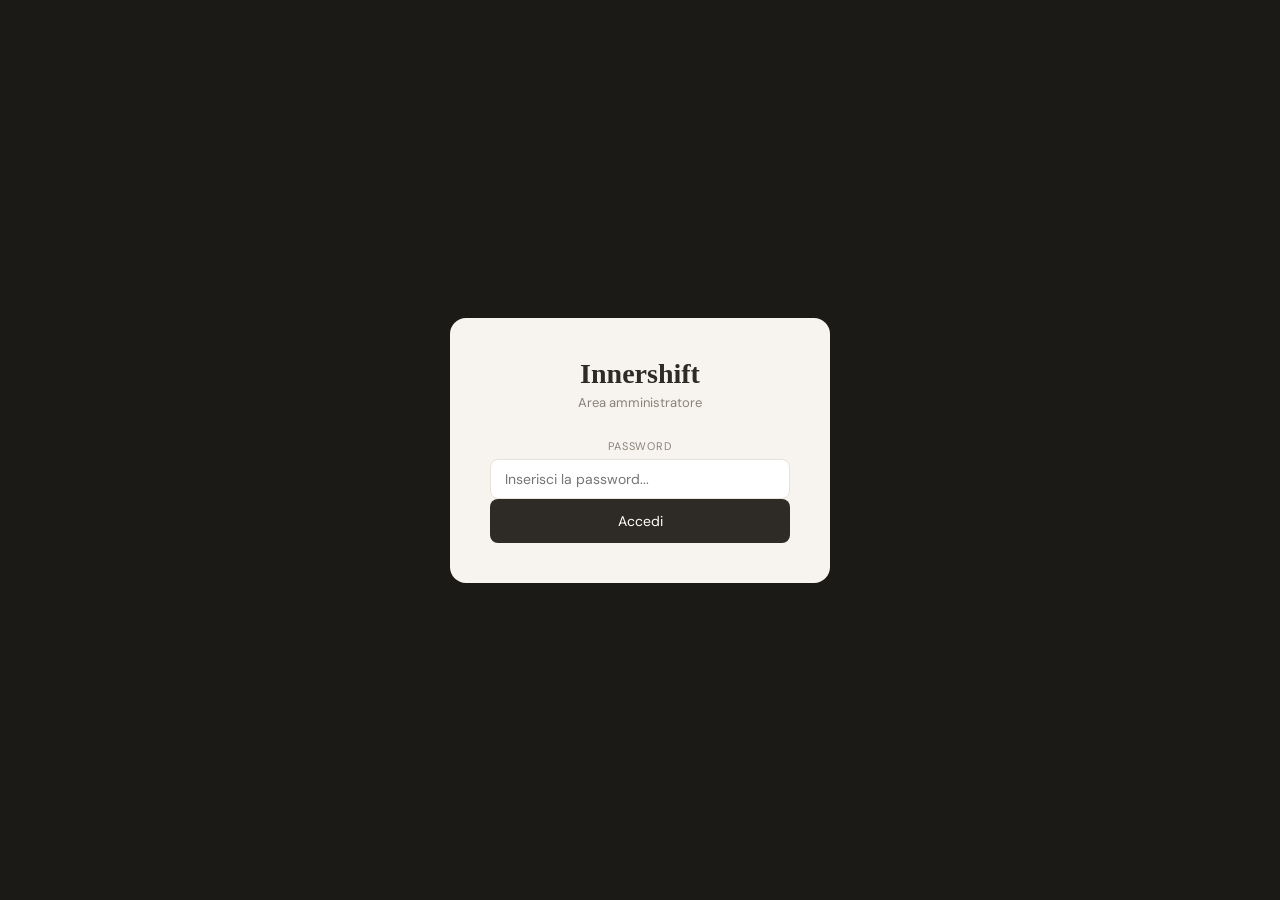
<file: admin/index.html>
<!DOCTYPE html>
<html lang="it">
<head>
  <meta charset="UTF-8" />
  <meta name="viewport" content="width=device-width, initial-scale=1.0" />
  <title>Innershift — Admin</title>
  <link href="https://fonts.googleapis.com/css2?family=Libre+Baskerville:ital,wght@0,400;0,700;1,400&family=DM+Sans:wght@300;400;500&display=swap" rel="stylesheet" />
  <link rel="stylesheet" href="../css/admin.css" />
</head>
<body>

  <!-- LOGIN SCREEN -->
  <div id="login-screen">
    <div class="login-box">
      <div class="login-logo">Innershift</div>
      <p class="login-sub">Area amministratore</p>
      <div class="field-group">
        <label>Password</label>
        <input type="password" id="login-pwd" placeholder="Inserisci la password..." />
      </div>
      <button class="btn-full" onclick="doLogin()">Accedi</button>
    </div>
  </div>

  <!-- ADMIN APP -->
  <div id="admin-app" style="display:none">
    <nav class="sidebar">
      <div class="sidebar-logo">
        <div class="wordmark">Innershift</div>
        <div class="tagline">Admin Panel</div>
      </div>
      <div class="nav-section">Contenuti</div>
      <div class="nav-item active" onclick="showPanel('dashboard', this)">📊 Dashboard</div>
      <div class="nav-item" onclick="showPanel('nuovo-post', this)">✏️ Nuovo post</div>
      <div class="nav-item" onclick="showPanel('articoli', this)">📄 Tutti gli articoli</div>
      <div class="nav-section">Gestione</div>
      <div class="nav-item" onclick="showPanel('homepage', this)">🏠 Homepage</div>
      <div class="nav-item" onclick="showPanel('libri', this)">📚 Libri consigliati</div>
      <div class="nav-item" onclick="showPanel('citazioni', this)">💬 Citazioni</div>
      <div class="nav-item" onclick="showPanel('eventi', this)">📅 Calendario eventi</div>
      <div class="nav-item" onclick="showPanel('media', this)">🖼 Media & File</div>
      <div class="nav-section">Impostazioni</div>
      <div class="nav-item" onclick="showPanel('password', this)">🔒 Cambia password</div>
      <div class="sidebar-footer">
        <a href="../index.html" style="color:rgba(255,255,255,0.4);font-size:12px;text-decoration:none;">← Vai al sito</a>
        <button onclick="doLogout()" style="background:none;border:none;color:rgba(255,255,255,0.3);font-size:12px;cursor:pointer;margin-top:6px;">Esci</button>
      </div>
    </nav>

    <main class="main-content">

      <!-- DASHBOARD -->
      <div class="panel active" id="panel-dashboard">
        <div class="panel-header"><h1>Dashboard</h1></div>
        <div class="stats-grid">
          <div class="stat-card"><div class="stat-label">Articoli pubblicati</div><div class="stat-value" id="stat-posts">0</div></div>
          <div class="stat-card"><div class="stat-label">Bozze</div><div class="stat-value" id="stat-drafts">0</div></div>
          <div class="stat-card"><div class="stat-label">Prossimi eventi</div><div class="stat-value" id="stat-events">0</div></div>
          <div class="stat-card"><div class="stat-label">File caricati</div><div class="stat-value" id="stat-files">0</div></div>
        </div>
        <div class="card">
          <div class="card-title">Articoli recenti</div>
          <div id="recent-posts-list"><p style="color:#888;font-size:13px;padding:16px 0;">Nessun articolo ancora. Creane uno!</p></div>
        </div>
      </div>

      <!-- NUOVO POST -->
      <div class="panel" id="panel-nuovo-post">
        <div class="panel-header">
          <h1>Nuovo post</h1>
          <div style="display:flex;gap:10px;">
            <button class="btn-outline" onclick="savePost('draft')">Salva bozza</button>
            <button class="btn-primary" onclick="savePost('published')">Pubblica</button>
          </div>
        </div>
        <div class="editor-layout">
          <div class="editor-main">
            <input class="title-input" type="text" id="post-title" placeholder="Titolo dell'articolo..." />
            <div class="field-group" style="margin-top:16px;">
              <label>Categoria</label>
              <select id="post-cat">
                <option>Abitudini</option><option>Mindfulness</option><option>Benessere</option>
                <option>Produttività</option><option>Journaling</option><option>Workshop</option>
              </select>
            </div>
            <div class="field-group">
              <label>Contenuto</label>
              <textarea id="post-content" placeholder="Scrivi il tuo articolo qui..."></textarea>
            </div>
            <div class="field-group">
              <label>Video YouTube / Vimeo (opzionale)</label>
              <input type="text" id="post-video" placeholder="https://youtube.com/watch?v=..." />
            </div>
            <div class="ai-box">
              <div class="ai-box-title">Sintesi AI</div>
              <div class="ai-box-text" id="ai-summary">La sintesi verrà generata automaticamente.</div>
              <button class="btn-outline" style="margin-top:10px;font-size:12px;" onclick="generateSummary()">Genera sintesi</button>
            </div>
          </div>
          <div class="editor-sidebar">
            <div class="side-card">
              <div class="side-title">Condivisione social</div>
              <button class="social-btn" onclick="sharePost('LinkedIn')">LinkedIn</button>
              <button class="social-btn" onclick="sharePost('Instagram')">Instagram</button>
              <button class="social-btn" onclick="sharePost('Facebook')">Facebook</button>
              <button class="social-btn" onclick="sharePost('X')">X (Twitter)</button>
            </div>
            <div class="side-card">
              <div class="side-title">SEO</div>
              <div class="field-group">
                <label>Meta title</label>
                <input type="text" id="seo-title" placeholder="Titolo per Google..." />
              </div>
              <div class="field-group">
                <label>Meta description</label>
                <textarea id="seo-desc" style="min-height:80px;" placeholder="Descrizione per Google..."></textarea>
              </div>
            </div>
          </div>
        </div>
      </div>

      <!-- ARTICOLI -->
      <div class="panel" id="panel-articoli">
        <div class="panel-header">
          <h1>Tutti gli articoli</h1>
          <button class="btn-primary" onclick="showPanel('nuovo-post', document.querySelector('[onclick*=nuovo-post]'))">+ Nuovo</button>
        </div>
        <div class="card">
          <div id="all-posts-list"><p style="color:#888;font-size:13px;padding:16px 0;">Nessun articolo ancora.</p></div>
        </div>
      </div>

      <!-- HOMEPAGE -->
      <div class="panel" id="panel-homepage">
        <div class="panel-header"><h1>Gestione Homepage</h1></div>
        <div class="card" style="margin-bottom:20px;">
          <div class="card-title">Testo Hero (la grande scritta in cima)</div>
          <div class="field-group">
            <label>Titolo principale</label>
            <input type="text" id="hero-title" placeholder="Es. Il cambiamento" />
          </div>
          <div class="field-group">
            <label>Titolo in corsivo</label>
            <input type="text" id="hero-em" placeholder="Es. parte da dentro" />
          </div>
          <div class="field-group">
            <label>Sottotitolo</label>
            <textarea id="hero-sub" style="min-height:80px;" placeholder="Es. Articoli, workshop e risorse..."></textarea>
          </div>
          <div class="field-group">
            <label>Testo pulsante</label>
            <input type="text" id="hero-cta" placeholder="Es. Esplora i contenuti" />
          </div>
          <button class="btn-primary" style="margin-top:12px;" onclick="saveHomepage()">Salva testi homepage</button>
        </div>
        <div class="card">
          <div class="card-title">Link Social (footer)</div>
          <div class="field-group"><label>LinkedIn URL</label><input type="text" id="social-linkedin" placeholder="https://linkedin.com/in/..." /></div>
          <div class="field-group"><label>Instagram URL</label><input type="text" id="social-instagram" placeholder="https://instagram.com/..." /></div>
          <div class="field-group"><label>Facebook URL</label><input type="text" id="social-facebook" placeholder="https://facebook.com/..." /></div>
          <button class="btn-primary" style="margin-top:12px;" onclick="saveSocial()">Salva link social</button>
        </div>
      </div>

      <!-- LIBRI -->
      <div class="panel" id="panel-libri">
        <div class="panel-header">
          <h1>Libri consigliati</h1>
          <button class="btn-primary" onclick="showAddBook()">+ Aggiungi libro</button>
        </div>
        <div id="add-book-form" style="display:none;" class="card" style="margin-bottom:20px;">
          <div class="field-group"><label>Titolo libro</label><input type="text" id="book-title" placeholder="Es. Atomic Habits" /></div>
          <div class="field-group"><label>Autore</label><input type="text" id="book-author" placeholder="Es. James Clear" /></div>
          <div class="field-group"><label>Descrizione</label><textarea id="book-desc" style="min-height:80px;" placeholder="Breve descrizione del libro..."></textarea></div>
          <div class="field-group"><label>Link Amazon</label><input type="text" id="book-link" placeholder="https://amazon.it/dp/..." /></div>
          <div class="field-group"><label>Emoji icona</label><input type="text" id="book-emoji" placeholder="Es. 📖" value="📖" /></div>
          <button class="btn-primary" onclick="saveBook()">Aggiungi libro</button>
        </div>
        <div class="card">
          <div class="card-title">Libri nel sito</div>
          <div id="books-list"><p style="color:#888;font-size:13px;padding:16px 0;">I libri aggiunti appariranno qui.</p></div>
        </div>
      </div>

      <!-- CITAZIONI -->
      <div class="panel" id="panel-citazioni">
        <div class="panel-header">
          <h1>Citazioni ispirazionali</h1>
          <button class="btn-primary" onclick="showAddQuote()">+ Aggiungi citazione</button>
        </div>
        <div id="add-quote-form" style="display:none;" class="card" style="margin-bottom:20px;">
          <div class="field-group"><label>Citazione</label><textarea id="quote-text" style="min-height:80px;" placeholder="Es. La vita non si misura..."></textarea></div>
          <div class="field-group"><label>Autore</label><input type="text" id="quote-author" placeholder="Es. Maya Angelou" /></div>
          <button class="btn-primary" onclick="saveQuote()">Salva citazione</button>
        </div>
        <div class="card">
          <div class="card-title">Citazioni salvate</div>
          <div id="quotes-list"><p style="color:#888;font-size:13px;padding:16px 0;">Nessuna citazione ancora.</p></div>
        </div>
      </div>

      <!-- EVENTI -->
      <div class="panel" id="panel-eventi">
        <div class="panel-header">
          <h1>Calendario eventi</h1>
          <button class="btn-primary" onclick="showAddEvent()">+ Nuovo evento</button>
        </div>
        <div id="add-event-form" style="display:none;" class="card" style="margin-bottom:20px;">
          <div class="field-group"><label>Titolo evento</label><input type="text" id="ev-title" placeholder="Es. Workshop meditazione" /></div>
          <div style="display:grid;grid-template-columns:1fr 1fr;gap:12px;">
            <div class="field-group"><label>Data</label><input type="date" id="ev-date" /></div>
            <div class="field-group"><label>Orario</label><input type="text" id="ev-time" placeholder="10:00 – 12:00" /></div>
          </div>
          <div class="field-group"><label>Link iscrizione</label><input type="text" id="ev-link" placeholder="https://..." /></div>
          <button class="btn-primary" onclick="saveEvent()">Salva evento</button>
        </div>
        <div class="card">
          <div id="events-list-admin"><p style="color:#888;font-size:13px;padding:16px 0;">Nessun evento ancora.</p></div>
        </div>
      </div>

      <!-- MEDIA -->
      <div class="panel" id="panel-media">
        <div class="panel-header"><h1>Media & File</h1></div>
        <div class="upload-zone" onclick="document.getElementById('file-input').click()">
          <div style="font-size:32px;margin-bottom:10px;">⬆</div>
          <div>Clicca per caricare un file</div>
          <div style="font-size:12px;margin-top:4px;opacity:0.6;">PDF, DOC, MP4, JPG, PNG</div>
          <input type="file" id="file-input" style="display:none" onchange="handleFile(this)" multiple />
        </div>
        <div class="card">
          <div id="files-list"><p style="color:#888;font-size:13px;padding:16px 0;">Nessun file ancora.</p></div>
        </div>
      </div>

      <!-- PASSWORD -->
      <div class="panel" id="panel-password">
        <div class="panel-header"><h1>Cambia password</h1></div>
        <div class="card" style="max-width:400px;">
          <div class="field-group"><label>Password attuale</label><input type="password" id="pwd-current" placeholder="Password attuale..." /></div>
          <div class="field-group"><label>Nuova password</label><input type="password" id="pwd-new" placeholder="Nuova password..." /></div>
          <div class="field-group"><label>Conferma nuova password</label><input type="password" id="pwd-confirm" placeholder="Ripeti la nuova password..." /></div>
          <button class="btn-primary" style="margin-top:12px;" onclick="changePassword()">Aggiorna password</button>
        </div>
      </div>

    </main>
  </div>

  <div class="toast" id="toast"></div>
  <script src="../js/supabase.js"></script>
  <script src="../js/admin-supabase.js"></script>
</body>
</html>
</file>
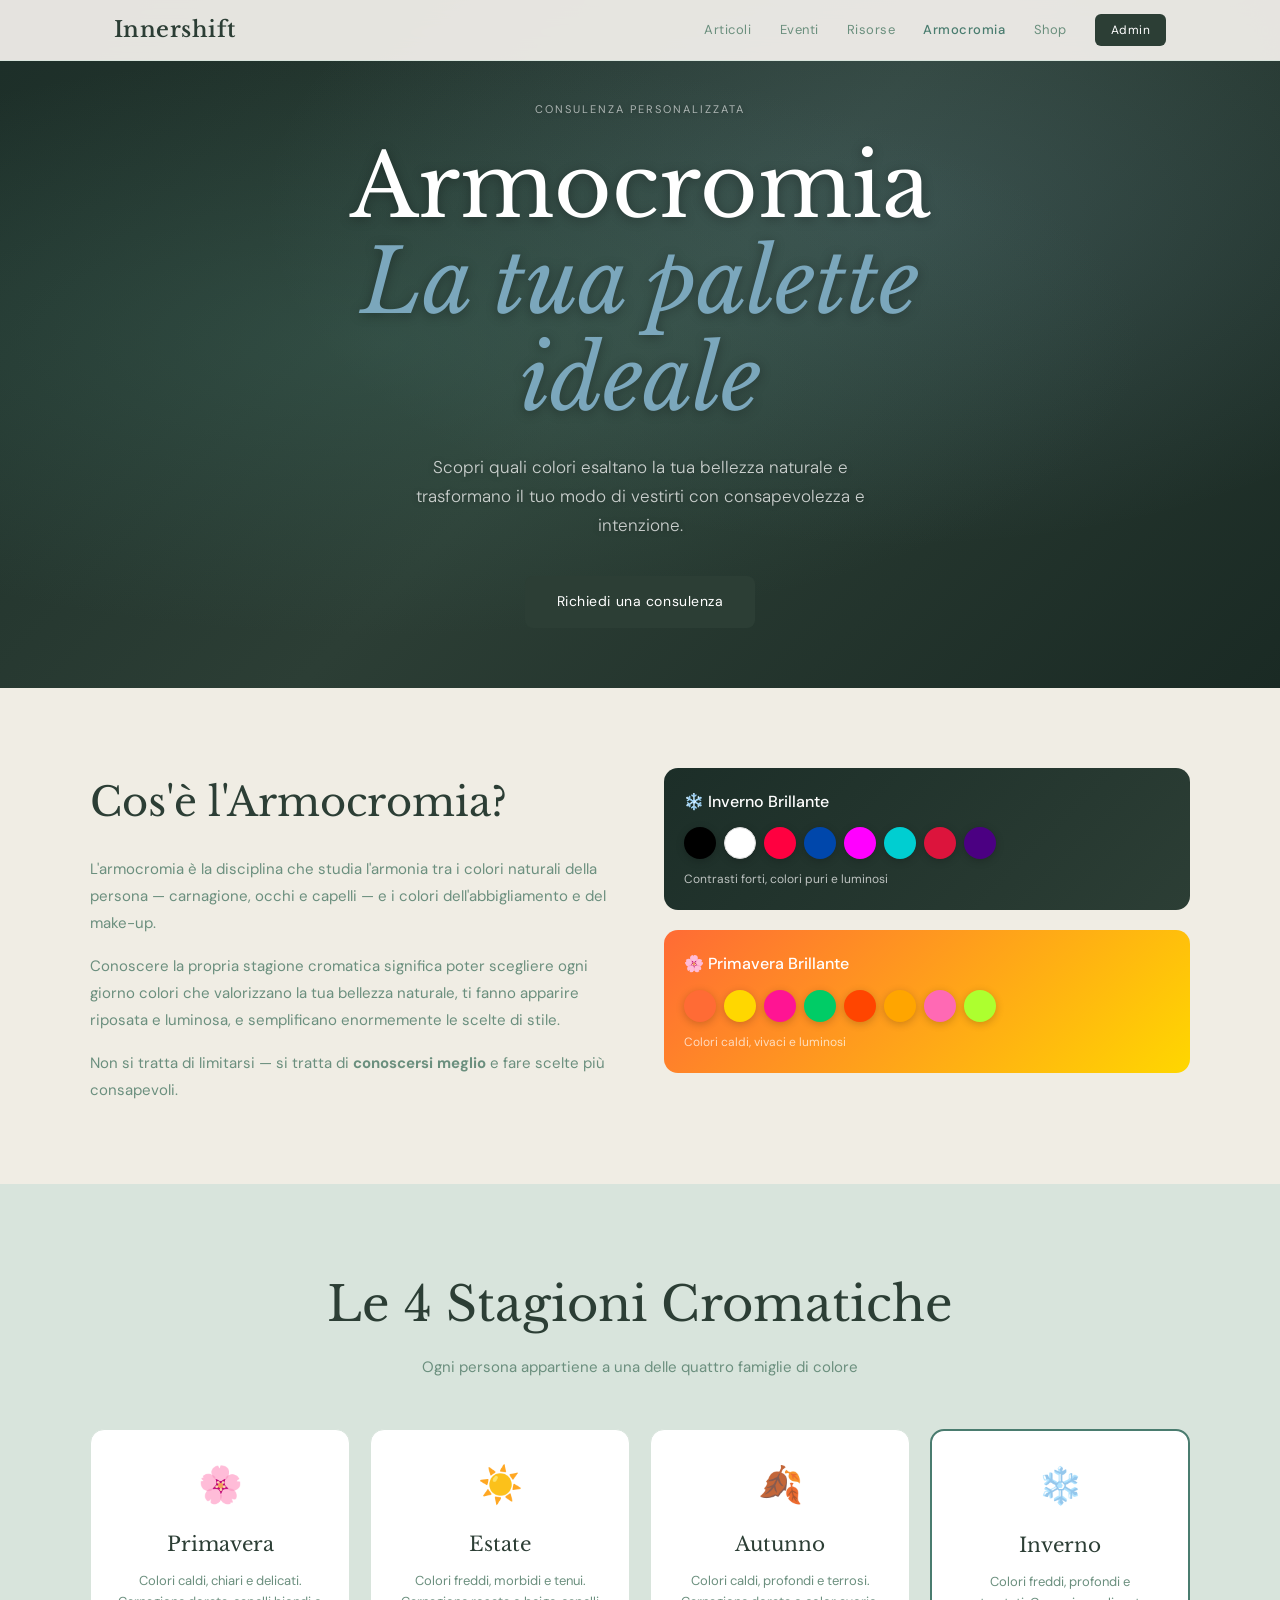
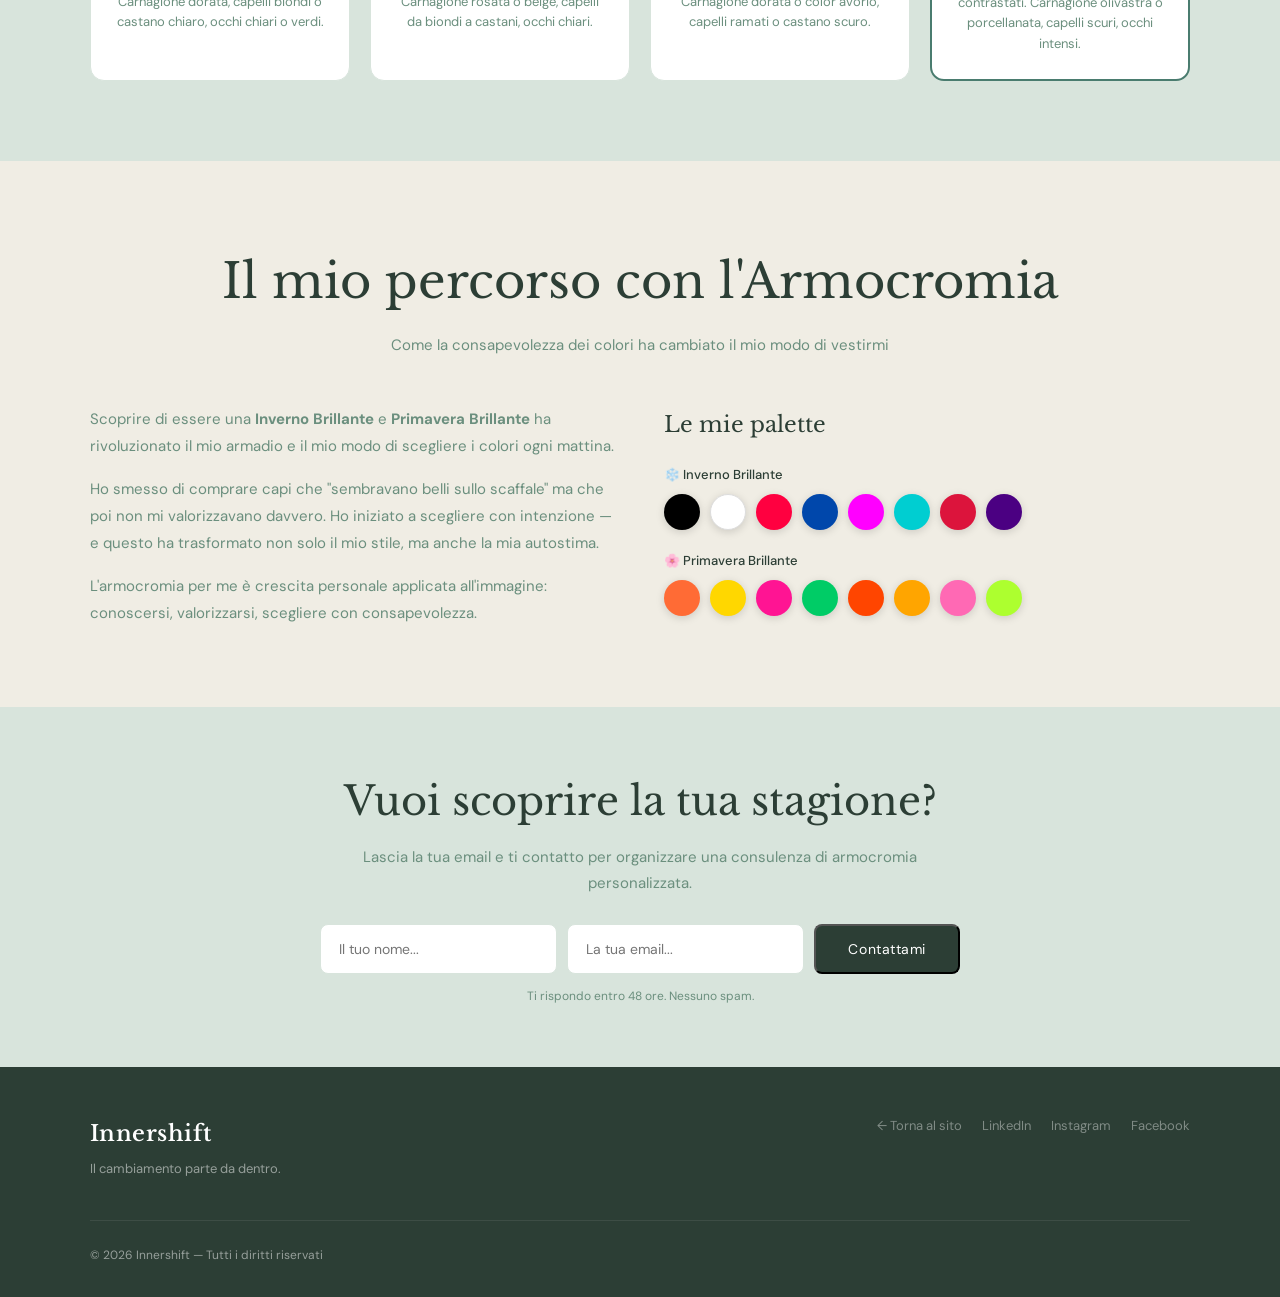
<file: armocromia.html>
<!DOCTYPE html>
<html lang="it">
<head>
  <meta charset="UTF-8" />
  <meta name="viewport" content="width=device-width, initial-scale=1.0" />
  <title>Armocromia — Innershift</title>
  <meta name="description" content="Scopri i colori che valorizzano la tua bellezza naturale. Consulenza di armocromia personalizzata con Innershift." />
  <link rel="preconnect" href="https://fonts.googleapis.com" />
  <link rel="preconnect" href="https://fonts.gstatic.com" crossorigin />
  <link href="https://fonts.googleapis.com/css2?family=Libre+Baskerville:ital,wght@0,400;0,700;1,400&family=DM+Sans:wght@300;400;500&display=swap" rel="stylesheet" />
  <link rel="stylesheet" href="css/style.css" />
  <link rel="stylesheet" href="css/armocromia.css" />
  <!-- Google Analytics -->
  <script async src="https://www.googletagmanager.com/gtag/js?id=G-VJ0VPEPVEX"></script>
  <script>
    window.dataLayer = window.dataLayer || [];
    function gtag(){dataLayer.push(arguments);}
    gtag('js', new Date());
    gtag('config', 'G-VJ0VPEPVEX');
  </script>
</head>
<body>

  <nav class="nav">
    <div class="nav-inner">
      <a href="/" class="logo">Innershift</a>
      <div class="nav-links">
        <a href="/#articoli">Articoli</a>
        <a href="/#eventi">Eventi</a>
        <a href="/#risorse">Risorse</a>
        <a href="armocromia.html" style="color:var(--accent);font-weight:500;">Armocromia</a>
        <a href="/#shop">Shop</a>
        <a href="admin/index.html" class="nav-admin">Admin</a>
      </div>
    </div>
  </nav>

  <!-- HERO ARMOCROMIA -->
  <header class="armo-hero">
    <div class="armo-hero-inner">
      <p class="hero-label">Consulenza personalizzata</p>
      <h1 class="hero-title">Armocromia<br /><em>La tua palette ideale</em></h1>
      <p class="hero-sub">Scopri quali colori esaltano la tua bellezza naturale e trasformano il tuo modo di vestirti con consapevolezza e intenzione.</p>
      <a href="#contatto" class="btn-primary">Richiedi una consulenza</a>
    </div>
  </header>

  <!-- COS'È L'ARMOCROMIA -->
  <section class="section">
    <div class="container">
      <div class="two-col-text">
        <div>
          <h2 class="section-title">Cos'è l'Armocromia?</h2>
          <p>L'armocromia è la disciplina che studia l'armonia tra i colori naturali della persona — carnagione, occhi e capelli — e i colori dell'abbigliamento e del make-up.</p>
          <p style="margin-top:16px;">Conoscere la propria stagione cromatica significa poter scegliere ogni giorno colori che valorizzano la tua bellezza naturale, ti fanno apparire riposata e luminosa, e semplificano enormemente le scelte di stile.</p>
          <p style="margin-top:16px;">Non si tratta di limitarsi — si tratta di <strong>conoscersi meglio</strong> e fare scelte più consapevoli.</p>
        </div>
        <div class="armo-palette-preview">
          <div class="palette-card winter">
            <h3>❄️ Inverno Brillante</h3>
            <div class="palette-dots">
              <span style="background:#000000;"></span>
              <span style="background:#FFFFFF;border:1px solid #ddd;"></span>
              <span style="background:#FF0040;"></span>
              <span style="background:#0047AB;"></span>
              <span style="background:#FF00FF;"></span>
              <span style="background:#00CED1;"></span>
              <span style="background:#DC143C;"></span>
              <span style="background:#4B0082;"></span>
            </div>
            <p>Contrasti forti, colori puri e luminosi</p>
          </div>
          <div class="palette-card spring">
            <h3>🌸 Primavera Brillante</h3>
            <div class="palette-dots">
              <span style="background:#FF6B35;"></span>
              <span style="background:#FFD700;"></span>
              <span style="background:#FF1493;"></span>
              <span style="background:#00CC66;"></span>
              <span style="background:#FF4500;"></span>
              <span style="background:#FFA500;"></span>
              <span style="background:#FF69B4;"></span>
              <span style="background:#ADFF2F;"></span>
            </div>
            <p>Colori caldi, vivaci e luminosi</p>
          </div>
        </div>
      </div>
    </div>
  </section>

  <!-- LE 4 STAGIONI -->
  <section class="section" style="background:var(--stone);">
    <div class="container">
      <div class="section-head" style="text-align:center;">
        <h2>Le 4 Stagioni Cromatiche</h2>
        <p>Ogni persona appartiene a una delle quattro famiglie di colore</p>
      </div>
      <div class="stagioni-grid">
        <div class="stagione-card">
          <div class="stagione-icon">🌸</div>
          <h3>Primavera</h3>
          <p>Colori caldi, chiari e delicati. Carnagione dorata, capelli biondi o castano chiaro, occhi chiari o verdi.</p>
        </div>
        <div class="stagione-card">
          <div class="stagione-icon">☀️</div>
          <h3>Estate</h3>
          <p>Colori freddi, morbidi e tenui. Carnagione rosata o beige, capelli da biondi a castani, occhi chiari.</p>
        </div>
        <div class="stagione-card">
          <div class="stagione-icon">🍂</div>
          <h3>Autunno</h3>
          <p>Colori caldi, profondi e terrosi. Carnagione dorata o color avorio, capelli ramati o castano scuro.</p>
        </div>
        <div class="stagione-card active">
          <div class="stagione-icon">❄️</div>
          <h3>Inverno</h3>
          <p>Colori freddi, profondi e contrastati. Carnagione olivastra o porcellanata, capelli scuri, occhi intensi.</p>
        </div>
      </div>
    </div>
  </section>

  <!-- LAURA E L'ARMOCROMIA -->
  <section class="section">
    <div class="container">
      <div class="section-head" style="text-align:center;">
        <h2>Il mio percorso con l'Armocromia</h2>
        <p>Come la consapevolezza dei colori ha cambiato il mio modo di vestirmi</p>
      </div>
      <div class="laura-story">
        <div class="story-text">
          <p>Scoprire di essere una <strong>Inverno Brillante</strong> e <strong>Primavera Brillante</strong> ha rivoluzionato il mio armadio e il mio modo di scegliere i colori ogni mattina.</p>
          <p style="margin-top:16px;">Ho smesso di comprare capi che "sembravano belli sullo scaffale" ma che poi non mi valorizzavano davvero. Ho iniziato a scegliere con intenzione — e questo ha trasformato non solo il mio stile, ma anche la mia autostima.</p>
          <p style="margin-top:16px;">L'armocromia per me è crescita personale applicata all'immagine: conoscersi, valorizzarsi, scegliere con consapevolezza.</p>
        </div>
        <div class="story-colors">
          <h3>Le mie palette</h3>
          <div style="margin-bottom:20px;">
            <p style="font-size:13px;font-weight:500;margin-bottom:8px;">❄️ Inverno Brillante</p>
            <div class="big-palette">
              <span style="background:#000000;" title="Nero"></span>
              <span style="background:#FFFFFF;border:1px solid #ddd;" title="Bianco puro"></span>
              <span style="background:#FF0040;" title="Rosso brillante"></span>
              <span style="background:#0047AB;" title="Blu cobalto"></span>
              <span style="background:#FF00FF;" title="Fucsia"></span>
              <span style="background:#00CED1;" title="Turchese"></span>
              <span style="background:#DC143C;" title="Cremisi"></span>
              <span style="background:#4B0082;" title="Indaco"></span>
            </div>
          </div>
          <div>
            <p style="font-size:13px;font-weight:500;margin-bottom:8px;">🌸 Primavera Brillante</p>
            <div class="big-palette">
              <span style="background:#FF6B35;" title="Arancio caldo"></span>
              <span style="background:#FFD700;" title="Giallo oro"></span>
              <span style="background:#FF1493;" title="Rosa acceso"></span>
              <span style="background:#00CC66;" title="Verde lime"></span>
              <span style="background:#FF4500;" title="Rosso arancio"></span>
              <span style="background:#FFA500;" title="Arancio"></span>
              <span style="background:#FF69B4;" title="Rosa caldo"></span>
              <span style="background:#ADFF2F;" title="Verde acceso"></span>
            </div>
          </div>
        </div>
      </div>
    </div>
  </section>

  <!-- FORM CONTATTO -->
  <section class="section newsletter-section" id="contatto">
    <div class="container">
      <div class="newsletter-box">
        <div class="newsletter-text">
          <h2>Vuoi scoprire la tua stagione?</h2>
          <p>Lascia la tua email e ti contatto per organizzare una consulenza di armocromia personalizzata.</p>
        </div>
        <form class="newsletter-form" onsubmit="sendArmoRequest(event)">
          <input type="text" id="armo-name" class="newsletter-input" placeholder="Il tuo nome..." required />
          <input type="email" id="armo-email" class="newsletter-input" placeholder="La tua email..." required />
          <button type="submit" class="btn-primary">Contattami</button>
        </form>
        <p class="newsletter-note">Ti rispondo entro 48 ore. Nessuno spam.</p>
        <div class="newsletter-success" id="armo-success" style="display:none;">
          Grazie! Ti contatterò presto per organizzare la tua consulenza. 🌸
        </div>
      </div>
    </div>
  </section>

  <footer class="footer">
    <div class="container">
      <div class="footer-inner">
        <div>
          <div class="logo">Innershift</div>
          <p class="footer-tagline">Il cambiamento parte da dentro.</p>
        </div>
        <div class="footer-social">
          <a href="/">← Torna al sito</a>
          <a href="#">LinkedIn</a>
          <a href="#">Instagram</a>
          <a href="#">Facebook</a>
        </div>
      </div>
      <div class="footer-bottom">
        <p>© 2026 Innershift — Tutti i diritti riservati</p>
      </div>
    </div>
  </footer>

  <script>
  function sendArmoRequest(e) {
    e.preventDefault();
    const name = document.getElementById('armo-name').value;
    const email = document.getElementById('armo-email').value;
    // Salva in localStorage
    const requests = JSON.parse(localStorage.getItem('armo_requests') || '[]');
    requests.push({ name, email, date: new Date().toISOString() });
    localStorage.setItem('armo_requests', JSON.stringify(requests));
    document.querySelector('#contatto .newsletter-form').style.display = 'none';
    document.getElementById('armo-success').style.display = 'block';
  }
  </script>

</body>
</html>
</file>
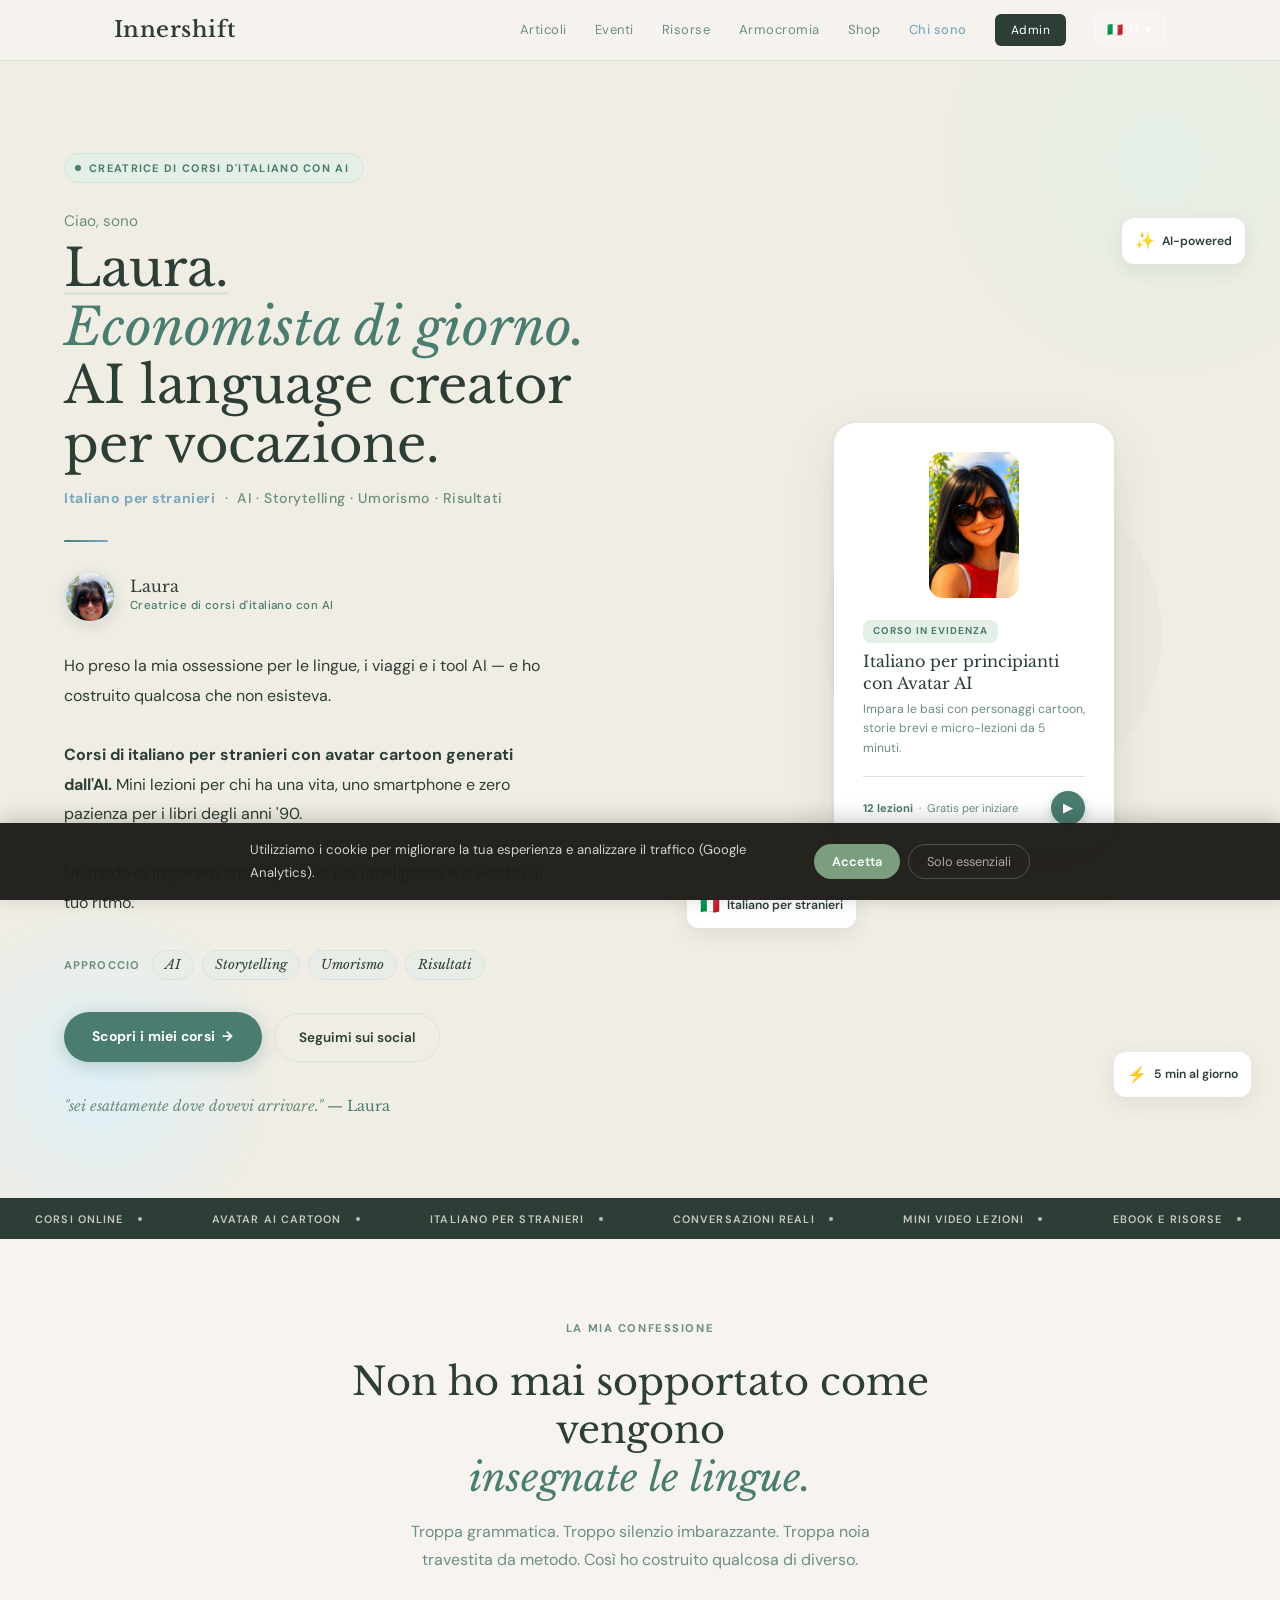
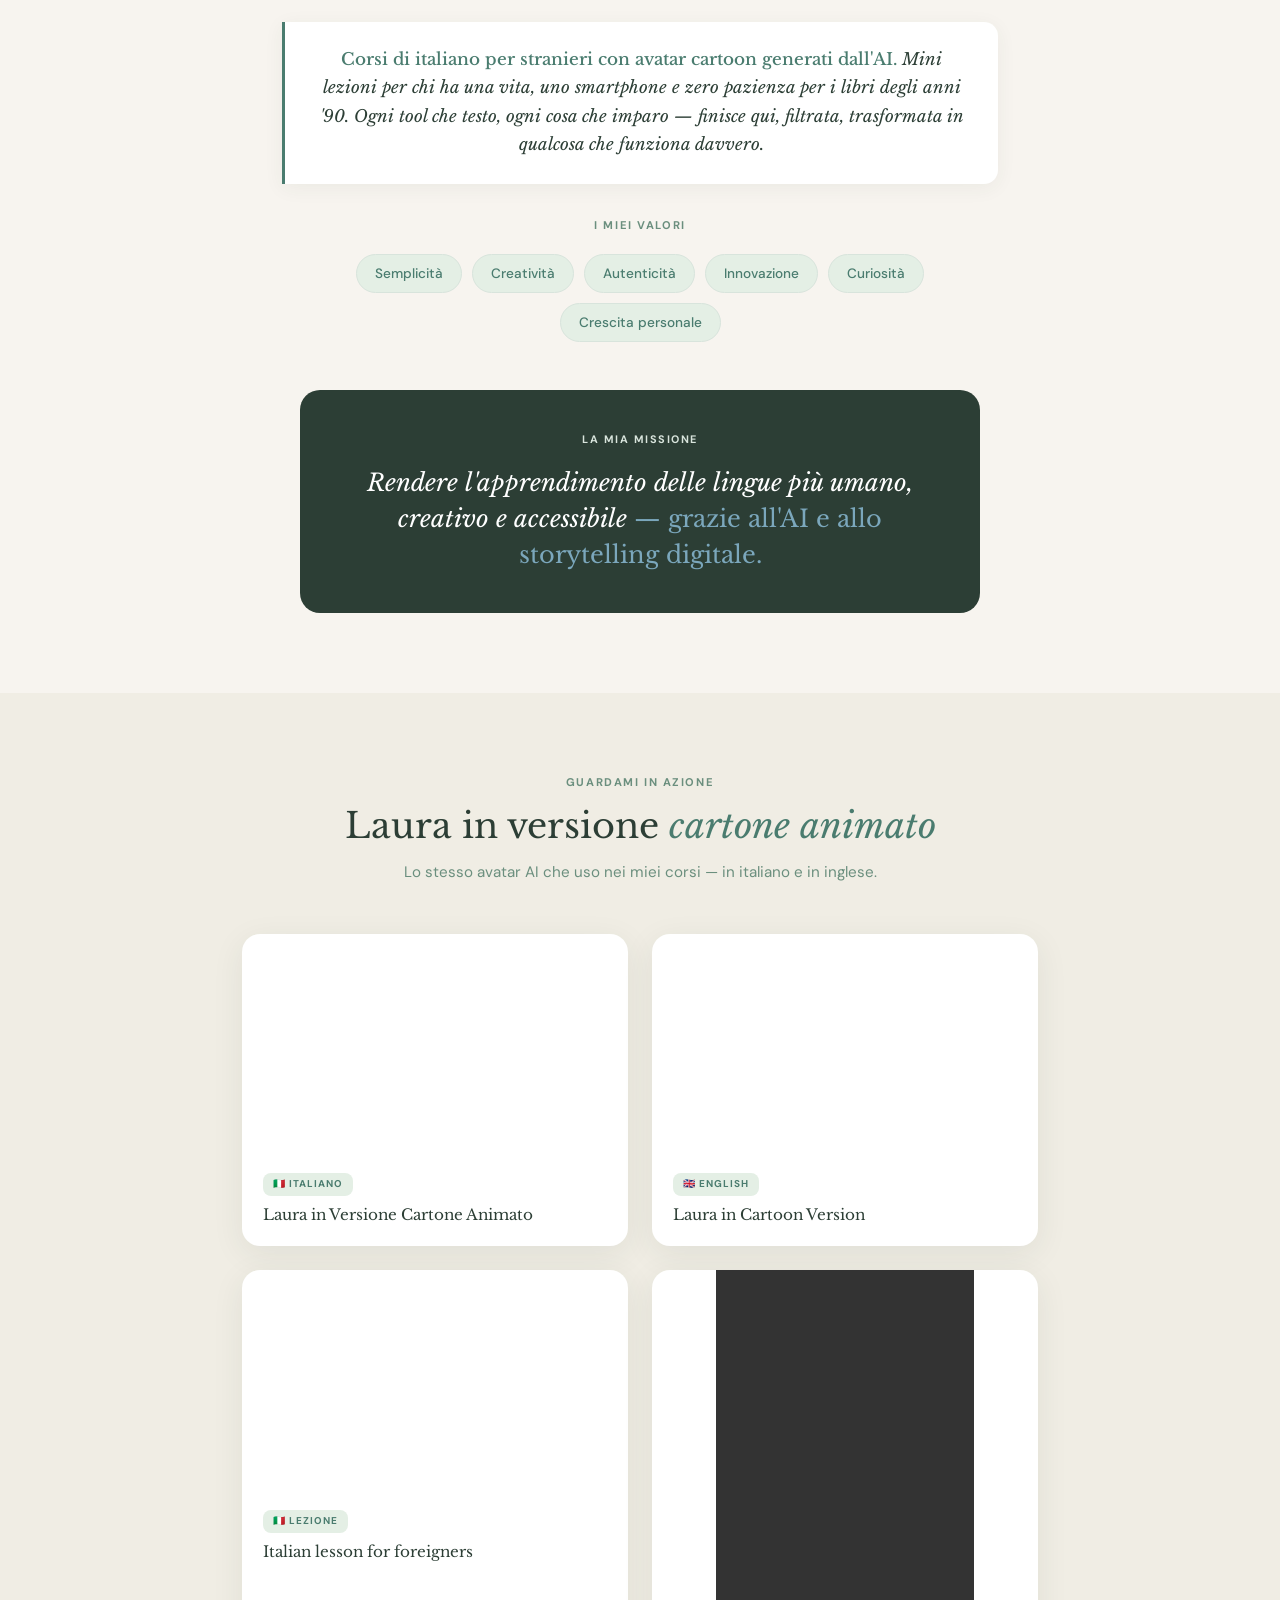
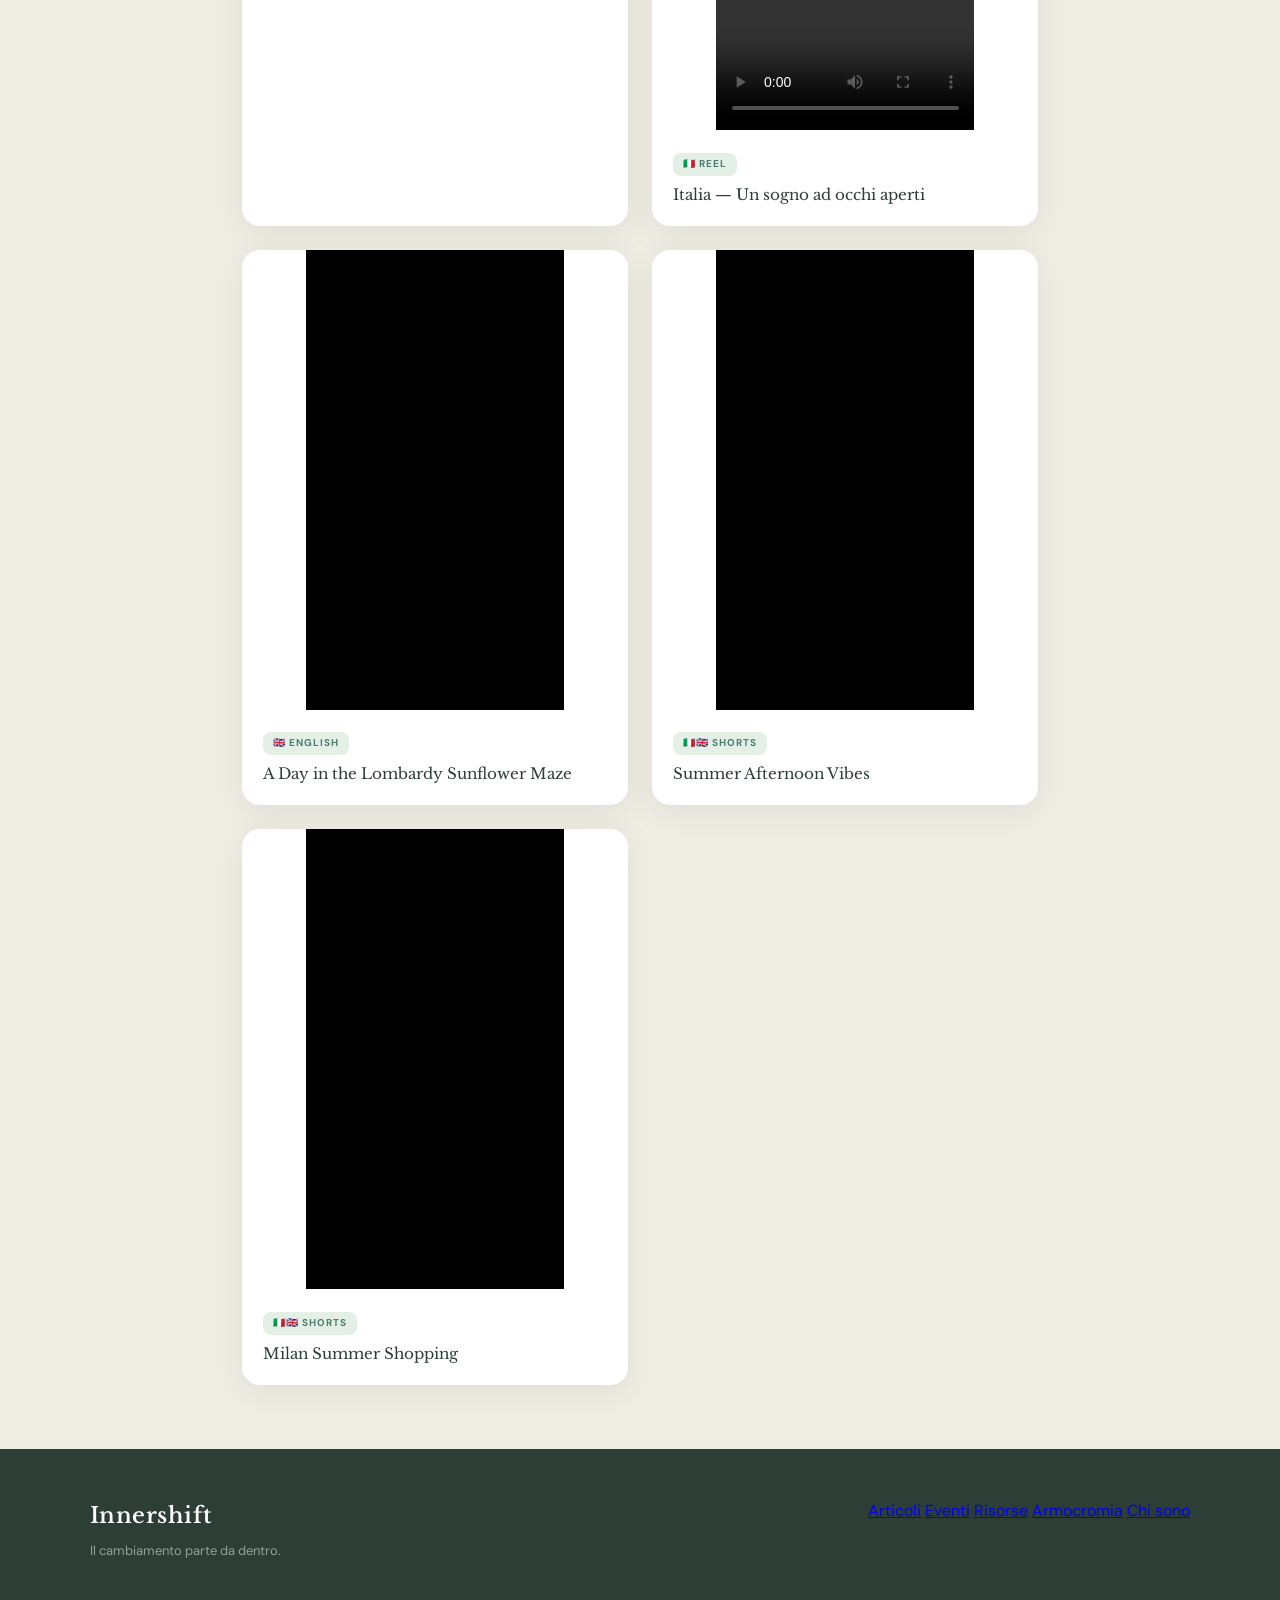
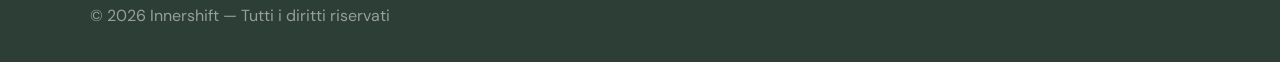
<file: chi-sono.html>
<!DOCTYPE html>
<html lang="it">
<head>
  <meta charset="UTF-8" />
  <meta name="viewport" content="width=device-width, initial-scale=1.0" />
  <title>Chi sono — Laura | AI Italian Language Creator</title>
  <meta name="description" content="Sono Laura — economista di giorno, AI language creator per vocazione. Creo corsi di italiano per stranieri con avatar cartoon AI." />
  <link rel="preconnect" href="https://fonts.googleapis.com" />
  <link rel="preconnect" href="https://fonts.gstatic.com" crossorigin />
  <link href="https://fonts.googleapis.com/css2?family=Libre+Baskerville:ital,wght@0,400;0,700;1,400&family=DM+Sans:wght@300;400;500&display=swap" rel="stylesheet" />
  <link rel="stylesheet" href="css/style.css" />
  <!-- Google Analytics -->
  <script async src="https://www.googletagmanager.com/gtag/js?id=G-VJ0VPEPVEX"></script>
  <script>
    window.dataLayer = window.dataLayer || [];
    function gtag(){dataLayer.push(arguments);}
    gtag('js', new Date());
    gtag('config', 'G-VJ0VPEPVEX');
  </script>
  <style>
    /* ── PAGE-SPECIFIC STYLES ── */
    @keyframes csSlideR  { from{opacity:0;transform:translateX(-20px);}to{opacity:1;transform:translateX(0);} }
    @keyframes csFadeUp  { from{opacity:0;transform:translateY(28px);}to{opacity:1;transform:translateY(0);} }
    @keyframes csFadeIn  { from{opacity:0);}to{opacity:1;} }
    @keyframes csUnderline{from{transform:scaleX(0);}to{transform:scaleX(1);} }
    @keyframes csPulse   { 0%,100%{opacity:.6;transform:scale(1);}50%{opacity:1;transform:scale(1.15);} }
    @keyframes csFloat   { 0%,100%{transform:translateY(0) rotate(-2deg);}50%{transform:translateY(-9px) rotate(2deg);} }
    @keyframes csFloatB  { 0%,100%{transform:translateY(0) rotate(2deg);}50%{transform:translateY(-7px) rotate(-1deg);} }
    @keyframes csMarquee { from{transform:translateX(0);}to{transform:translateX(-50%);} }
    @keyframes csScaleIn { from{opacity:0;transform:scale(0.92);}to{opacity:1;transform:scale(1);} }

    /* ── HERO ── */
    #cs-hero {
      min-height: 100vh;
      background: var(--cream);
      display: grid;
      grid-template-columns: 1.1fr 0.9fr;
      align-items: center;
      position: relative;
      overflow: hidden;
      padding-top: 72px;
    }
    #cs-hero::before {
      content:''; position:absolute; top:-100px; right:-140px;
      width:520px; height:520px;
      background:radial-gradient(circle,#E4EFE5 0%,transparent 65%);
      pointer-events:none; z-index:0;
    }
    #cs-hero::after {
      content:''; position:absolute; bottom:-80px; left:-100px;
      width:400px; height:400px;
      background:radial-gradient(circle,#DFF0F7 0%,transparent 65%);
      pointer-events:none; z-index:0;
    }

    /* LEFT */
    .cs-left { padding:5rem 3rem 5rem 5vw; position:relative; z-index:2; }

    .cs-badge {
      display:inline-flex; align-items:center; gap:8px;
      font-family:var(--font-body); font-size:0.68rem; font-weight:700;
      letter-spacing:0.12em; text-transform:uppercase;
      color:var(--accent); background:#E4EFE5;
      border:1px solid var(--stone); padding:5px 14px 5px 10px; border-radius:20px;
      margin-bottom:1.6rem; opacity:0;
      animation:csSlideR 0.7s 0.3s ease forwards;
    }
    .cs-badge-dot { width:6px;height:6px;background:var(--accent);border-radius:50%;animation:csPulse 2.2s infinite; }

    .cs-eyebrow {
      font-family:var(--font-body); font-size:0.95rem; font-weight:400;
      color:var(--muted); margin-bottom:0.25rem;
      opacity:0; animation:csFadeUp 0.7s 0.45s ease forwards;
    }

    .cs-headline {
      font-family:var(--font-display); font-weight:400;
      font-size:clamp(2.2rem,4vw,3.6rem); line-height:1.15;
      color:var(--ink); margin-bottom:0;
      opacity:0; animation:csFadeUp 0.75s 0.55s cubic-bezier(.22,.68,0,1.1) forwards;
    }
    .cs-headline em { font-style:italic; color:var(--accent); }
    .cs-name { position:relative; display:inline-block; }
    .cs-name::after {
      content:''; position:absolute; left:0; bottom:3px;
      width:100%; height:3px; background:var(--stone); border-radius:2px;
      transform-origin:left; transform:scaleX(0);
      animation:csUnderline 0.65s 1.4s ease forwards;
    }

    .cs-tagline {
      font-family:var(--font-body); font-size:0.88rem; font-weight:500;
      color:var(--muted); letter-spacing:0.04em; margin-top:0.8rem;
      opacity:0; animation:csFadeUp 0.7s 0.7s ease forwards;
    }
    .cs-tagline strong { color:var(--warm); font-weight:700; }

    .cs-rule {
      width:44px; height:2px;
      background:linear-gradient(90deg,var(--accent),var(--warm));
      border-radius:2px; margin:1.8rem 0;
      opacity:0; animation:csFadeIn 0.6s 0.85s ease forwards;
    }

    .cs-body {
      font-family:var(--font-body); font-size:1rem; line-height:1.85;
      color:var(--ink); max-width:480px; margin-bottom:2rem;
      opacity:0; animation:csFadeUp 0.75s 0.9s ease forwards;
    }
    .cs-body strong { font-weight:700; color:var(--dark); }

    .cs-approach {
      display:inline-flex; align-items:center; gap:8px; flex-wrap:wrap;
      margin-bottom:2rem;
      opacity:0; animation:csFadeUp 0.7s 1.0s ease forwards;
    }
    .cs-approach-label {
      font-family:var(--font-body); font-size:0.7rem; font-weight:700;
      letter-spacing:0.1em; text-transform:uppercase; color:var(--muted); margin-right:4px;
    }
    .cs-tag {
      font-family:var(--font-display); font-style:italic; font-size:0.82rem;
      color:var(--dark); background:#E8EDE8; border:1px solid var(--stone);
      padding:3px 12px; border-radius:20px; transition:all 0.2s;
    }
    .cs-tag:hover { background:var(--accent); color:white; border-color:var(--accent); }

    .cs-cta-row {
      display:flex; align-items:center; gap:12px; flex-wrap:wrap;
      opacity:0; animation:csFadeUp 0.75s 1.1s ease forwards;
    }
    .cs-btn-main {
      font-family:var(--font-body); font-weight:700; font-size:0.87rem;
      background:var(--accent); color:white; border:none;
      padding:13px 28px; border-radius:50px; cursor:pointer; text-decoration:none;
      display:inline-flex; align-items:center; gap:7px; letter-spacing:0.02em;
      transition:all 0.25s; box-shadow:0 4px 18px rgba(74,124,111,0.3);
    }
    .cs-btn-main:hover { background:var(--dark); transform:translateY(-2px); box-shadow:0 8px 26px rgba(44,62,53,0.3); }
    .cs-arrow { transition:transform 0.2s; }
    .cs-btn-main:hover .cs-arrow { transform:translateX(4px); }

    .cs-btn-ghost {
      font-family:var(--font-body); font-weight:600; font-size:0.85rem;
      background:transparent; color:var(--dark);
      border:1.5px solid var(--stone); padding:12px 24px; border-radius:50px;
      cursor:pointer; text-decoration:none; display:inline-flex; align-items:center; gap:6px;
      transition:all 0.25s;
    }
    .cs-btn-ghost:hover { border-color:var(--warm); color:var(--warm); transform:translateY(-2px); }

    .cs-quote {
      margin-top:2rem; font-family:var(--font-display); font-style:italic;
      font-size:0.9rem; color:var(--muted);
      opacity:0; animation:csFadeIn 0.8s 1.4s ease forwards;
    }
    .cs-quote em { color:var(--accent); font-style:normal; }

    /* RIGHT */
    .cs-right {
      position:relative; height:100%; min-height:580px; z-index:2;
      display:flex; align-items:center; justify-content:center;
      padding:3rem 4vw 3rem 1rem;
    }
    .cs-circle-bg {
      position:absolute; width:340px; height:340px; border-radius:50%;
      background:#EDE9E0; top:50%; left:50%; transform:translate(-50%,-50%); z-index:1;
    }

    .cs-card {
      background:white; border-radius:22px; padding:1.8rem 1.8rem 1.4rem; width:280px;
      box-shadow:0 18px 52px rgba(44,62,53,0.1),0 3px 12px rgba(44,62,53,0.06);
      position:relative; z-index:3;
      opacity:0; animation:csScaleIn 0.8s 0.85s cubic-bezier(.22,.68,0,1.15) forwards;
    }
    .cs-card-emoji { font-size:3.2rem; text-align:center; margin-bottom:0.9rem; line-height:1; }
    .cs-card-tag {
      display:inline-block; font-family:var(--font-body); font-size:0.62rem; font-weight:700;
      letter-spacing:0.1em; text-transform:uppercase;
      color:var(--accent); background:#E4EFE5; padding:3px 10px; border-radius:8px; margin-bottom:0.5rem;
    }
    .cs-card-title {
      font-family:var(--font-display); font-size:1rem; font-weight:400;
      color:var(--ink); margin-bottom:0.35rem; line-height:1.35;
    }
    .cs-card-desc {
      font-family:var(--font-body); font-size:0.76rem; color:var(--muted); line-height:1.6; margin-bottom:1.1rem;
    }
    .cs-card-footer {
      display:flex; align-items:center; justify-content:space-between;
      padding-top:0.9rem; border-top:1px solid var(--stone);
    }
    .cs-card-meta { font-family:var(--font-body); font-size:0.7rem; color:var(--muted); }
    .cs-card-meta strong { color:var(--accent); font-weight:700; }
    .cs-card-play {
      width:34px; height:34px; background:var(--accent); border-radius:50%;
      display:flex; align-items:center; justify-content:center;
      font-size:0.8rem; color:white; cursor:pointer; text-decoration:none;
      transition:all 0.2s; box-shadow:0 4px 12px rgba(74,124,111,0.3);
    }
    .cs-card-play:hover { background:var(--dark); transform:scale(1.1); }

    .cs-float {
      position:absolute; background:white; border-radius:12px; padding:9px 13px;
      box-shadow:0 6px 20px rgba(44,62,53,0.09);
      display:flex; align-items:center; gap:7px;
      font-family:var(--font-body); font-size:0.76rem; font-weight:600;
      color:var(--ink); white-space:nowrap; z-index:4;
    }
    .cs-float-icon { font-size:1rem; }
    .csf1 { top:13%;right:6%;opacity:0;animation:csFadeUp 0.7s 1.1s ease forwards,csFloat 5s 1.8s ease-in-out infinite; }
    .csf2 { bottom:24%;left:-3%;opacity:0;animation:csFadeUp 0.7s 1.3s ease forwards,csFloatB 6s 2s ease-in-out infinite; }
    .csf3 { bottom:9%;right:5%;opacity:0;animation:csFadeUp 0.7s 1.5s ease forwards,csFloat 7s 2.2s ease-in-out infinite; }

    /* ── AUTHOR ROW ── */
    .cs-author-row {
      display:flex; align-items:center; gap:14px;
      margin-bottom:1.8rem;
      opacity:0; animation:csFadeUp 0.7s 0.78s ease forwards;
    }
    .cs-author-avatar {
      width:52px; height:52px; border-radius:50%;
      object-fit:cover; object-position:top;
      border:2px solid var(--stone);
      box-shadow:0 4px 14px rgba(44,62,53,0.12);
      flex-shrink:0;
    }
    .cs-author-info {
      display:flex; flex-direction:column; gap:2px;
    }
    .cs-author-name {
      font-family:var(--font-display); font-size:1rem; font-weight:400;
      color:var(--ink); line-height:1;
    }
    .cs-author-role {
      font-family:var(--font-body); font-size:0.72rem; font-weight:500;
      color:var(--accent); letter-spacing:0.04em;
    }

    /* ── TICKER ── */
    .cs-ticker { background:var(--dark); padding:0.7rem 0; overflow:hidden; }
    .cs-ticker-track { display:flex; width:max-content; animation:csMarquee 30s linear infinite; }
    .cs-ticker-track:hover { animation-play-state:paused; }
    .cs-tick-item {
      font-family:var(--font-body); font-size:0.68rem; font-weight:600;
      letter-spacing:0.1em; text-transform:uppercase;
      color:var(--cream); padding:0 2.2rem;
      display:flex; align-items:center; gap:0.9rem; white-space:nowrap; opacity:0.8;
    }
    .cs-tick-sep { width:4px;height:4px;background:var(--stone);border-radius:50%;flex-shrink:0; }

    /* ── VALUES SECTION ── */
    .cs-values-section {
      background:var(--parchment,#F7F4EF); padding:5rem 0;
    }
    .cs-values-inner { max-width:780px; margin:0 auto; padding:0 2rem; text-align:center; }
    .cs-values-label {
      font-family:var(--font-body); font-size:0.7rem; font-weight:700;
      letter-spacing:0.14em; text-transform:uppercase; color:var(--muted); margin-bottom:1.2rem;
    }
    .cs-values-title {
      font-family:var(--font-display); font-size:clamp(1.6rem,3.5vw,2.4rem); font-weight:400;
      color:var(--ink); margin-bottom:1rem; line-height:1.25;
    }
    .cs-values-title em { font-style:italic; color:var(--accent); }
    .cs-values-sub {
      font-family:var(--font-body); font-size:1rem; color:var(--muted);
      max-width:520px; margin:0 auto 3rem; line-height:1.75;
    }
    .cs-pills {
      display:flex; flex-wrap:wrap; gap:10px; justify-content:center; margin-bottom:3rem;
    }
    .cs-pill {
      font-family:var(--font-body); font-size:0.85rem; font-weight:500;
      color:var(--accent); background:#E4EFE5; border:1px solid var(--stone);
      padding:7px 18px; border-radius:20px; transition:all 0.2s; cursor:default;
    }
    .cs-pill:hover { background:var(--accent); color:white; border-color:var(--accent); }

    /* ── CONFESSION BLOCK ── */
    .cs-confession {
      background:white; border-left:3px solid var(--accent);
      border-radius:0 14px 14px 0; padding:1.5rem 2rem; margin:0 0 2rem;
      box-shadow:0 4px 20px rgba(44,62,53,0.06);
    }
    .cs-confession p {
      font-family:var(--font-display); font-style:italic; font-size:1.05rem;
      color:var(--ink); line-height:1.7; margin:0;
    }
    .cs-confession p strong { font-style:normal; color:var(--accent); font-weight:500; }

    /* ── MISSION BLOCK ── */
    .cs-mission-block {
      background:var(--dark); border-radius:20px; padding:2.5rem 3rem;
      text-align:center; margin-top:3rem;
      max-width:680px; margin-left:auto; margin-right:auto;
    }
    .cs-mission-label {
      font-family:var(--font-body); font-size:0.68rem; font-weight:700;
      letter-spacing:0.14em; text-transform:uppercase; color:var(--stone); margin-bottom:1rem;
    }
    .cs-mission-text {
      font-family:var(--font-display); font-style:italic;
      font-size:clamp(1.1rem,2.5vw,1.5rem); color:white; line-height:1.5; margin:0;
    }
    .cs-mission-text em { font-style:normal; color:var(--warm,#C0956A); }

    /* ── RESPONSIVE ── */
    @media (max-width:900px) {
      #cs-hero { grid-template-columns:1fr; min-height:auto; padding-top:80px; }
      .cs-left  { padding:3rem 1.5rem 1.5rem; order:1; }
      .cs-right { min-height:360px; padding:1rem 1.5rem 2rem; order:2; }
      .cs-headline { font-size:clamp(1.9rem,6.5vw,2.8rem); }
      .cs-body { max-width:100%; }
      .csf2 { display:none; }
      .cs-mission-block { padding:2rem 1.5rem; }
    }
    @media (max-width:480px) {
      .cs-left { padding:2rem 1.2rem 1rem; }
      .cs-cta-row { flex-direction:column; }
      .cs-btn-main,.cs-btn-ghost { width:100%; justify-content:center; }
      .cs-card { width:240px; }
      .cs-values-inner { padding:0 1.2rem; }
    }

    /* ── VIDEO SECTION ── */
    .cs-video-section {
      background: var(--cream);
      padding: 5rem 0 4rem;
    }
    .cs-video-inner {
      max-width: 860px;
      margin: 0 auto;
      padding: 0 2rem;
    }
    .cs-video-label {
      font-family: var(--font-body);
      font-size: 0.7rem; font-weight: 700;
      letter-spacing: 0.14em; text-transform: uppercase;
      color: var(--muted); text-align: center; margin-bottom: 0.8rem;
    }
    .cs-video-title {
      font-family: var(--font-display);
      font-size: clamp(1.5rem, 3vw, 2.2rem);
      font-weight: 400; color: var(--ink);
      text-align: center; margin-bottom: 0.6rem; line-height: 1.3;
    }
    .cs-video-title em { font-style: italic; color: var(--accent); }
    .cs-video-sub {
      font-family: var(--font-body);
      font-size: 0.95rem; color: var(--muted);
      text-align: center; margin-bottom: 3rem; line-height: 1.7;
    }
    .cs-video-grid {
      display: grid;
      grid-template-columns: repeat(auto-fit, minmax(260px, 1fr));
      gap: 1.5rem;
    }
    .cs-video-card {
      background: white;
      border-radius: 18px;
      overflow: hidden;
      box-shadow: 0 8px 32px rgba(44,62,53,0.08);
      transition: transform 0.25s, box-shadow 0.25s;
    }
    .cs-video-card:hover {
      transform: translateY(-4px);
      box-shadow: 0 16px 40px rgba(44,62,53,0.13);
    }
    .cs-video-embed {
      position: relative;
      padding-bottom: 56.25%; /* 16:9 */
      height: 0;
      overflow: hidden;
    }
    .cs-video-embed iframe {
      position: absolute;
      top: 0; left: 0;
      width: 100%; height: 100%;
      border: none;
    }
    .cs-video-embed-vertical {
      position: relative;
      max-width: 260px;
      max-height: 460px;
      margin: 0 auto;
      aspect-ratio: 9/16;
      overflow: hidden;
      background: #000;
    }
    .cs-video-embed-vertical video {
      position: absolute;
      top: 0; left: 0;
      width: 100%; height: 100%;
      object-fit: cover;
      border: none;
    }
    .cs-video-info {
      padding: 1.1rem 1.3rem 1.3rem;
    }
    .cs-video-lang {
      display: inline-block;
      font-family: var(--font-body);
      font-size: 0.62rem; font-weight: 700;
      letter-spacing: 0.1em; text-transform: uppercase;
      color: var(--accent); background: #E4EFE5;
      padding: 3px 10px; border-radius: 8px; margin-bottom: 0.5rem;
    }
    .cs-video-card-title {
      font-family: var(--font-display);
      font-size: 0.95rem; font-weight: 400;
      color: var(--ink); line-height: 1.4; margin: 0;
    }

    @media (max-width: 640px) {
      .cs-video-grid { grid-template-columns: 1fr; }
    }
  </style>
</head>
<body>

  <!-- ── NAV (identica a index.html) ── -->
  <nav class="nav">
    <div class="nav-inner">
      <a href="index.html" class="logo">Innershift</a>
      <div class="nav-links">
        <a href="index.html#articoli" data-i18n="nav_articles">Articoli</a>
        <a href="index.html#eventi" data-i18n="nav_events">Eventi</a>
        <a href="index.html#risorse" data-i18n="nav_resources">Risorse</a>
        <a href="armocromia.html">Armocromia</a>
        <a href="index.html#shop">Shop</a>
        <a href="chi-sono.html" style="color:var(--warm,#C0956A);font-weight:500;" data-i18n="nav_about">Chi sono</a>
        <a href="admin/index.html" class="nav-admin">Admin</a>
        <div class="lang-selector" style="position:relative;">
          <button class="lang-btn" onclick="var m=document.getElementById('lm'); m.style.display=m.style.display==='block'?'none':'block';" style="display:flex;align-items:center;gap:5px;background:rgba(255,255,255,0.15);border:1px solid rgba(255,255,255,0.3);border-radius:8px;padding:6px 12px;cursor:pointer;font-size:13px;color:white;">
            <span id="current-lang-flag">🇮🇹</span>
            <span id="current-lang-label">IT</span>
            <span>▾</span>
          </button>
          <div id="lm" style="display:none;position:absolute;top:calc(100% + 6px);right:0;background:white;border:1px solid #E8E2D9;border-radius:10px;overflow:hidden;min-width:150px;box-shadow:0 8px 24px rgba(0,0,0,0.15);z-index:9999;">
            <div onclick="setLang('it');document.getElementById('lm').style.display='none';" style="padding:10px 14px;font-size:13px;cursor:pointer;color:#2E2B26;" onmouseover="this.style.background='#F7F4EF'" onmouseout="this.style.background='white'">🇮🇹 Italiano</div>
            <div onclick="setLang('en');document.getElementById('lm').style.display='none';" style="padding:10px 14px;font-size:13px;cursor:pointer;color:#2E2B26;" onmouseover="this.style.background='#F7F4EF'" onmouseout="this.style.background='white'">🇬🇧 English</div>
            <div onclick="setLang('fr');document.getElementById('lm').style.display='none';" style="padding:10px 14px;font-size:13px;cursor:pointer;color:#2E2B26;" onmouseover="this.style.background='#F7F4EF'" onmouseout="this.style.background='white'">🇫🇷 Français</div>
            <div onclick="setLang('es');document.getElementById('lm').style.display='none';" style="padding:10px 14px;font-size:13px;cursor:pointer;color:#2E2B26;" onmouseover="this.style.background='#F7F4EF'" onmouseout="this.style.background='white'">🇪🇸 Español</div>
            <div onclick="setLang('de');document.getElementById('lm').style.display='none';" style="padding:10px 14px;font-size:13px;cursor:pointer;color:#2E2B26;" onmouseover="this.style.background='#F7F4EF'" onmouseout="this.style.background='white'">🇩🇪 Deutsch</div>
          </div>
        </div>
      </div>
    </div>
  </nav>

  <!-- ── HERO ── -->
  <section id="cs-hero">

    <div class="cs-left">
      <div class="cs-badge">
        <span class="cs-badge-dot"></span>
        <span data-i18n="cs_badge">AI Italian Language Creator</span>
      </div>

      <p class="cs-eyebrow" data-i18n="cs_eyebrow">Hey, I'm</p>

      <h1 class="cs-headline">
        <span class="cs-name">Laura.</span><br>
        <em data-i18n="cs_line1">Economist by day.</em><br>
        <span data-i18n="cs_line2">AI language creator</span><br>
        <span data-i18n="cs_line3">by calling.</span>
      </h1>

      <p class="cs-tagline">
        <strong data-i18n="cs_tagline_bold">Italian for foreigners</strong>
        &nbsp;·&nbsp;
        <span data-i18n="cs_tagline_sub">AI · Storytelling · Humour · Results</span>
      </p>

      <div class="cs-rule"></div>

      <div class="cs-author-row">
        <img src="images/laura-reale.jpg" alt="Laura" class="cs-author-avatar">
        <div class="cs-author-info">
          <span class="cs-author-name">Laura</span>
          <span class="cs-author-role" data-i18n="cs_author_role">AI Italian Language Creator</span>
        </div>
      </div>

      <p class="cs-body">
        <span data-i18n="cs_body1">I took my obsession with languages, travel and AI tools — and built something that didn't exist before.</span>
        <br><br>
        <strong data-i18n="cs_body2">Italian courses for foreigners with AI-generated cartoon avatars.</strong>
        <span data-i18n="cs_body3"> Bite-sized lessons for people with a life, a smartphone, and zero patience for 90s textbooks.</span>
        <br><br>
        <span data-i18n="cs_body4">A way to learn that respects your intelligence and fits your pace.</span>
      </p>

      <div class="cs-approach">
        <span class="cs-approach-label" data-i18n="cs_approach_label">Approach</span>
        <span class="cs-tag">AI</span>
        <span class="cs-tag" data-i18n="cs_tag_story">Storytelling</span>
        <span class="cs-tag" data-i18n="cs_tag_humor">Humour</span>
        <span class="cs-tag" data-i18n="cs_tag_results">Results</span>
      </div>

      <div class="cs-cta-row">
        <a href="index.html#corsi" class="cs-btn-main">
          <span data-i18n="cs_cta_main">Explore my courses</span>
          <span class="cs-arrow">→</span>
        </a>
        <a href="index.html#social" class="cs-btn-ghost">
          <span data-i18n="cs_cta_ghost">Follow me on social</span>
        </a>
      </div>

      <p class="cs-quote">
        "<span data-i18n="cs_quote">you're exactly where you were meant to arrive.</span>" <em>— Laura</em>
      </p>
    </div>

    <div class="cs-right">
      <div class="cs-circle-bg"></div>

      <div class="cs-card">
        <img src="images/laura-cartoon.jpg" alt="Laura AI Avatar" style="width:90px;display:block;margin:0 auto 1.1rem;border-radius:14px;object-fit:cover;">
        <span class="cs-card-tag" data-i18n="cs_card_tag">Featured course</span>
        <h3 class="cs-card-title" data-i18n="cs_card_title">Italian for Beginners with AI Avatar</h3>
        <p class="cs-card-desc" data-i18n="cs_card_desc">Learn Italian basics with cartoon characters, short stories and 5-minute micro-lessons.</p>
        <div class="cs-card-footer">
          <span class="cs-card-meta">
            <strong data-i18n="cs_card_lessons">12 lessons</strong>
            &nbsp;·&nbsp;
            <span data-i18n="cs_card_free">Free to start</span>
          </span>
          <a href="index.html#corsi" class="cs-card-play">▶</a>
        </div>
      </div>

      <div class="cs-float csf1"><span class="cs-float-icon">✨</span><span data-i18n="cs_float1">AI-powered</span></div>
      <div class="cs-float csf2"><span class="cs-float-icon">🇮🇹</span><span data-i18n="cs_float2">Italian for foreigners</span></div>
      <div class="cs-float csf3"><span class="cs-float-icon">⚡</span><span data-i18n="cs_float3">5 min a day</span></div>
    </div>
  </section>

  <!-- ── TICKER ── -->
  <div class="cs-ticker">
    <div class="cs-ticker-track">
      <span class="cs-tick-item"><span data-i18n="cs_tick1">Online courses</span><span class="cs-tick-sep"></span></span>
      <span class="cs-tick-item"><span data-i18n="cs_tick2">AI cartoon avatars</span><span class="cs-tick-sep"></span></span>
      <span class="cs-tick-item"><span data-i18n="cs_tick3">Italian for foreigners</span><span class="cs-tick-sep"></span></span>
      <span class="cs-tick-item"><span data-i18n="cs_tick4">Real conversations</span><span class="cs-tick-sep"></span></span>
      <span class="cs-tick-item"><span data-i18n="cs_tick5">Mini video lessons</span><span class="cs-tick-sep"></span></span>
      <span class="cs-tick-item"><span data-i18n="cs_tick6">Ebooks &amp; resources</span><span class="cs-tick-sep"></span></span>
      <span class="cs-tick-item"><span data-i18n="cs_tick7">Online community</span><span class="cs-tick-sep"></span></span>
      <span class="cs-tick-item">AI · Storytelling · Humour · Results<span class="cs-tick-sep"></span></span>
      <span class="cs-tick-item"><span data-i18n="cs_tick1">Online courses</span><span class="cs-tick-sep"></span></span>
      <span class="cs-tick-item"><span data-i18n="cs_tick2">AI cartoon avatars</span><span class="cs-tick-sep"></span></span>
      <span class="cs-tick-item"><span data-i18n="cs_tick3">Italian for foreigners</span><span class="cs-tick-sep"></span></span>
      <span class="cs-tick-item"><span data-i18n="cs_tick4">Real conversations</span><span class="cs-tick-sep"></span></span>
      <span class="cs-tick-item"><span data-i18n="cs_tick5">Mini video lessons</span><span class="cs-tick-sep"></span></span>
      <span class="cs-tick-item"><span data-i18n="cs_tick6">Ebooks &amp; resources</span><span class="cs-tick-sep"></span></span>
      <span class="cs-tick-item"><span data-i18n="cs_tick7">Online community</span><span class="cs-tick-sep"></span></span>
      <span class="cs-tick-item">AI · Storytelling · Humour · Results<span class="cs-tick-sep"></span></span>
    </div>
  </div>

  <!-- ── VALUES SECTION ── -->
  <section class="cs-values-section">
    <div class="cs-values-inner">

      <p class="cs-values-label" data-i18n="cs_values_label">My confession</p>
      <h2 class="cs-values-title">
        <span data-i18n="cs_values_title">I never liked how languages</span><br>
        <em data-i18n="cs_values_title_em">are taught.</em>
      </h2>
      <p class="cs-values-sub" data-i18n="cs_values_sub">Too much grammar. Too much awkward silence. Too much boredom dressed up as method. So I built something different.</p>

      <div class="cs-confession">
        <p>
          <strong data-i18n="cs_confession_strong">Italian courses for foreigners with AI-generated cartoon avatars.</strong>
          <span data-i18n="cs_confession_body"> Mini lessons designed for people with a life, a smartphone, and zero patience for 90s textbooks. Every tool I test, every thing I learn — it ends up here, filtered, refined, made into something that actually works.</span>
        </p>
      </div>

      <p class="cs-values-label" data-i18n="cs_values_label2">My values</p>
      <div class="cs-pills">
        <span class="cs-pill" data-i18n="cs_val1">Simplicity</span>
        <span class="cs-pill" data-i18n="cs_val2">Creativity</span>
        <span class="cs-pill" data-i18n="cs_val3">Authenticity</span>
        <span class="cs-pill" data-i18n="cs_val4">Innovation</span>
        <span class="cs-pill" data-i18n="cs_val5">Curiosity</span>
        <span class="cs-pill" data-i18n="cs_val6">Personal growth</span>
      </div>

      <div class="cs-mission-block">
        <p class="cs-mission-label" data-i18n="cs_mission_label">My mission</p>
        <p class="cs-mission-text">
          <span data-i18n="cs_mission_text">Make language learning more human, more creative and more accessible</span>
          <em data-i18n="cs_mission_em"> — through AI and digital storytelling.</em>
        </p>
      </div>

    </div>
  </section>


  <!-- ── VIDEO SECTION ── -->
  <section class="cs-video-section">
    <div class="cs-video-inner">

      <p class="cs-video-label" data-i18n="cs_video_label">Guardami in azione</p>
      <h2 class="cs-video-title">
        <span data-i18n="cs_video_title">Laura in versione</span>
        <em data-i18n="cs_video_title_em">cartone animato</em>
      </h2>
      <p class="cs-video-sub" data-i18n="cs_video_sub">Lo stesso avatar AI che uso nei miei corsi — in italiano e in inglese.</p>

      <div class="cs-video-grid">

        <div class="cs-video-card">
          <div class="cs-video-embed">
            <iframe
              src="https://www.youtube.com/embed/JtPxHP3qooI"
              title="Laura in Versione Cartone Animato - Italiano"
              allow="accelerometer; autoplay; clipboard-write; encrypted-media; gyroscope; picture-in-picture"
              allowfullscreen>
            </iframe>
          </div>
          <div class="cs-video-info">
            <span class="cs-video-lang">🇮🇹 Italiano</span>
            <p class="cs-video-card-title" data-i18n="cs_video1_title">Laura in Versione Cartone Animato</p>
          </div>
        </div>

        <div class="cs-video-card">
          <div class="cs-video-embed">
            <iframe
              src="https://www.youtube.com/embed/H_PT35Fvugg"
              title="Laura in Cartoon Version - English"
              allow="accelerometer; autoplay; clipboard-write; encrypted-media; gyroscope; picture-in-picture"
              allowfullscreen>
            </iframe>
          </div>
          <div class="cs-video-info">
            <span class="cs-video-lang">🇬🇧 English</span>
            <p class="cs-video-card-title" data-i18n="cs_video2_title">Laura in Cartoon Version</p>
          </div>
        </div>

        <div class="cs-video-card">
          <div class="cs-video-embed">
            <iframe
              src="https://www.youtube.com/embed/5h5CzMQRh2Y"
              title="Video lezione di italiano per stranieri"
              allow="accelerometer; autoplay; clipboard-write; encrypted-media; gyroscope; picture-in-picture"
              allowfullscreen>
            </iframe>
          </div>
          <div class="cs-video-info">
            <span class="cs-video-lang">🇮🇹 Lezione</span>
            <p class="cs-video-card-title" data-i18n="cs_video3_title">Lezione di italiano per stranieri</p>
          </div>
        </div>

        <div class="cs-video-card">
          <div class="cs-video-embed-vertical">
            <video controls preload="metadata" playsinline>
              <source src="video/italia-sogno-occhi-aperti.mp4" type="video/mp4">
            </video>
          </div>
          <div class="cs-video-info">
            <span class="cs-video-lang">🇮🇹 Reel</span>
            <p class="cs-video-card-title">Italia — Un sogno ad occhi aperti</p>
          </div>
        </div>

        <div class="cs-video-card">
          <div class="cs-video-embed-vertical">
            <iframe
              src="https://www.youtube.com/embed/TNvle8n45NQ"
              title="A Day in the Lombardy Sunflower Maze"
              allow="accelerometer; autoplay; clipboard-write; encrypted-media; gyroscope; picture-in-picture"
              allowfullscreen
              style="position:absolute;top:0;left:0;width:100%;height:100%;border:none;">
            </iframe>
          </div>
          <div class="cs-video-info">
            <span class="cs-video-lang">🇬🇧 English</span>
            <p class="cs-video-card-title">A Day in the Lombardy Sunflower Maze</p>
          </div>
        </div>

        <div class="cs-video-card">
          <div class="cs-video-embed-vertical">
            <iframe
              src="https://www.youtube.com/embed/_82y9K6bY54?cc_load_policy=1"
              title="Summer Afternoon Vibes"
              allow="accelerometer; autoplay; clipboard-write; encrypted-media; gyroscope; picture-in-picture"
              allowfullscreen
              style="position:absolute;top:0;left:0;width:100%;height:100%;border:none;">
            </iframe>
          </div>
          <div class="cs-video-info">
            <span class="cs-video-lang">🇮🇹🇬🇧 Shorts</span>
            <p class="cs-video-card-title">Summer Afternoon Vibes</p>
          </div>
        </div>

        <div class="cs-video-card">
          <div class="cs-video-embed-vertical">
            <iframe
              src="https://www.youtube.com/embed/v2_5Ku3oZfY?cc_load_policy=1"
              title="Milan Summer Shopping"
              allow="accelerometer; autoplay; clipboard-write; encrypted-media; gyroscope; picture-in-picture"
              allowfullscreen
              style="position:absolute;top:0;left:0;width:100%;height:100%;border:none;">
            </iframe>
          </div>
          <div class="cs-video-info">
            <span class="cs-video-lang">🇮🇹🇬🇧 Shorts</span>
            <p class="cs-video-card-title">Milan Summer Shopping</p>
          </div>
        </div>

      </div>
    </div>
  </section>

  <!-- ── FOOTER ── -->
  <footer class="footer">
    <div class="container">
      <div class="footer-inner">
        <div class="footer-brand">
          <a href="index.html" class="logo">Innershift</a>
          <p class="footer-tagline" data-i18n="footer_tagline">Il cambiamento parte da dentro.</p>
        </div>
        <div class="footer-links">
          <a href="index.html#articoli" data-i18n="nav_articles">Articoli</a>
          <a href="index.html#eventi" data-i18n="nav_events">Eventi</a>
          <a href="index.html#risorse" data-i18n="nav_resources">Risorse</a>
          <a href="armocromia.html">Armocromia</a>
          <a href="chi-sono.html" data-i18n="nav_about">Chi sono</a>
        </div>
      </div>
      <p class="footer-copy" data-i18n="footer_copy">© 2026 Innershift — Tutti i diritti riservati</p>
    </div>
  </footer>

  <!-- ── i18n ── -->
  <script>
  const CS = {
    it:{ cs_badge:"Creatrice di corsi d'italiano con AI", cs_eyebrow:"Ciao, sono", cs_line1:"Economista di giorno.", cs_line2:"AI language creator", cs_line3:"per vocazione.", cs_tagline_bold:"Italiano per stranieri", cs_tagline_sub:"AI · Storytelling · Umorismo · Risultati", cs_body1:"Ho preso la mia ossessione per le lingue, i viaggi e i tool AI — e ho costruito qualcosa che non esisteva.", cs_body2:"Corsi di italiano per stranieri con avatar cartoon generati dall'AI.", cs_body3:" Mini lezioni per chi ha una vita, uno smartphone e zero pazienza per i libri degli anni '90.", cs_body4:"Un modo di imparare che rispetta la tua intelligenza e si adatta al tuo ritmo.", cs_approach_label:"Approccio", cs_tag_story:"Storytelling", cs_tag_humor:"Umorismo", cs_tag_results:"Risultati", cs_cta_main:"Scopri i miei corsi", cs_cta_ghost:"Seguimi sui social", cs_quote:"sei esattamente dove dovevi arrivare.", cs_author_role:"Creatrice di corsi d'italiano con AI", cs_video_label:"Guardami in azione", cs_video_title:"Laura in versione", cs_video_title_em:"cartone animato", cs_video_sub:"Lo stesso avatar AI che uso nei miei corsi — in italiano e in inglese.", cs_video1_title:"Laura in Versione Cartone Animato", cs_video2_title:"Laura in Cartoon Version", cs_video3_title:"Lezione di italiano per stranieri", cs_video3_title:"Italian lesson for foreigners", cs_card_tag:"Corso in evidenza", cs_card_title:"Italiano per principianti con Avatar AI", cs_card_desc:"Impara le basi con personaggi cartoon, storie brevi e micro-lezioni da 5 minuti.", cs_card_lessons:"12 lezioni", cs_card_free:"Gratis per iniziare", cs_float1:"AI-powered", cs_float2:"Italiano per stranieri", cs_float3:"5 min al giorno", cs_tick1:"Corsi online", cs_tick2:"Avatar AI cartoon", cs_tick3:"Italiano per stranieri", cs_tick4:"Conversazioni reali", cs_tick5:"Mini video lezioni", cs_tick6:"Ebook e risorse", cs_tick7:"Community online", cs_values_label:"La mia confessione", cs_values_title:"Non ho mai sopportato come vengono", cs_values_title_em:"insegnate le lingue.", cs_values_sub:"Troppa grammatica. Troppo silenzio imbarazzante. Troppa noia travestita da metodo. Così ho costruito qualcosa di diverso.", cs_confession_strong:"Corsi di italiano per stranieri con avatar cartoon generati dall'AI.", cs_confession_body:" Mini lezioni per chi ha una vita, uno smartphone e zero pazienza per i libri degli anni '90. Ogni tool che testo, ogni cosa che imparo — finisce qui, filtrata, trasformata in qualcosa che funziona davvero.", cs_values_label2:"I miei valori", cs_val1:"Semplicità", cs_val2:"Creatività", cs_val3:"Autenticità", cs_val4:"Innovazione", cs_val5:"Curiosità", cs_val6:"Crescita personale", cs_mission_label:"La mia missione", cs_mission_text:"Rendere l'apprendimento delle lingue più umano, creativo e accessibile", cs_mission_em:" — grazie all'AI e allo storytelling digitale.", nav_about:"Chi sono", footer_tagline:"Il cambiamento parte da dentro.", footer_copy:"© 2026 Innershift — Tutti i diritti riservati", nav_articles:"Articoli", nav_events:"Eventi", nav_resources:"Risorse" },
    en:{ cs_badge:"AI Italian Language Creator", cs_eyebrow:"Hey, I'm", cs_line1:"Economist by day.", cs_line2:"AI language creator", cs_line3:"by calling.", cs_tagline_bold:"Italian for foreigners", cs_tagline_sub:"AI · Storytelling · Humour · Results", cs_body1:"I took my obsession with languages, travel and AI tools — and built something that didn't exist before.", cs_body2:"Italian courses for foreigners with AI-generated cartoon avatars.", cs_body3:" Bite-sized lessons for people with a life, a smartphone, and zero patience for 90s textbooks.", cs_body4:"A way to learn that respects your intelligence and fits your pace.", cs_approach_label:"Approach", cs_tag_story:"Storytelling", cs_tag_humor:"Humour", cs_tag_results:"Results", cs_cta_main:"Explore my courses", cs_cta_ghost:"Follow me on social", cs_quote:"you're exactly where you were meant to arrive.", cs_author_role:"AI Italian Language Creator", cs_video_label:"Watch me in action", cs_video_title:"Laura in", cs_video_title_em:"cartoon version", cs_video_sub:"The same AI avatar I use in my courses — in Italian and in English.", cs_video1_title:"Laura in Cartoon Version — Italian", cs_video2_title:"Laura in Cartoon Version — English", cs_card_tag:"Featured course", cs_card_title:"Italian for Beginners with AI Avatar", cs_card_desc:"Learn Italian basics with cartoon characters, short stories and 5-minute micro-lessons.", cs_card_lessons:"12 lessons", cs_card_free:"Free to start", cs_float1:"AI-powered", cs_float2:"Italian for foreigners", cs_float3:"5 min a day", cs_tick1:"Online courses", cs_tick2:"AI cartoon avatars", cs_tick3:"Italian for foreigners", cs_tick4:"Real conversations", cs_tick5:"Mini video lessons", cs_tick6:"Ebooks & resources", cs_tick7:"Online community", cs_values_label:"My confession", cs_values_title:"I never liked how languages", cs_values_title_em:"are taught.", cs_values_sub:"Too much grammar. Too much awkward silence. Too much boredom dressed up as method. So I built something different.", cs_confession_strong:"Italian courses for foreigners with AI-generated cartoon avatars.", cs_confession_body:" Mini lessons designed for people with a life, a smartphone, and zero patience for 90s textbooks. Every tool I test, every thing I learn — it ends up here, filtered, refined, made into something that actually works.", cs_values_label2:"My values", cs_val1:"Simplicity", cs_val2:"Creativity", cs_val3:"Authenticity", cs_val4:"Innovation", cs_val5:"Curiosity", cs_val6:"Personal growth", cs_mission_label:"My mission", cs_mission_text:"Make language learning more human, more creative and more accessible", cs_mission_em:" — through AI and digital storytelling.", nav_about:"About me", footer_tagline:"Change starts from within.", footer_copy:"© 2026 Innershift — All rights reserved", nav_articles:"Articles", nav_events:"Events", nav_resources:"Resources" },
    fr:{ cs_badge:"Créatrice de cours d'italien avec IA", cs_eyebrow:"Salut, je suis", cs_line1:"Économiste le jour.", cs_line2:"Créatrice de langue IA", cs_line3:"par vocation.", cs_tagline_bold:"Italien pour étrangers", cs_tagline_sub:"IA · Storytelling · Humour · Résultats", cs_body1:"J'ai pris mon obsession pour les langues, les voyages et les outils IA — et j'ai créé quelque chose qui n'existait pas.", cs_body2:"Des cours d'italien pour étrangers avec des avatars cartoon générés par l'IA.", cs_body3:" Des mini-leçons pour ceux qui ont une vie, un smartphone et zéro patience pour les manuels des années 90.", cs_body4:"Une façon d'apprendre qui respecte votre intelligence et s'adapte à votre rythme.", cs_approach_label:"Approche", cs_tag_story:"Storytelling", cs_tag_humor:"Humour", cs_tag_results:"Résultats", cs_cta_main:"Découvrir mes cours", cs_cta_ghost:"Me suivre sur les réseaux", cs_quote:"vous êtes exactement là où vous deviez arriver.", cs_author_role:"Créatrice de cours d'italien avec IA", cs_video_label:"Regardez-moi en action", cs_video_title:"Laura en version", cs_video_title_em:"dessin animé", cs_video_sub:"Le même avatar IA que j'utilise dans mes cours — en italien et en anglais.", cs_video1_title:"Laura en version dessin animé — Italien", cs_video2_title:"Laura en version dessin animé — Anglais", cs_video3_title:"Leçon d'italien pour étrangers", cs_card_tag:"Cours vedette", cs_card_title:"Italien pour débutants avec Avatar IA", cs_card_desc:"Apprenez l'italien avec des personnages cartoon, des histoires courtes et des micro-leçons de 5 minutes.", cs_card_lessons:"12 leçons", cs_card_free:"Gratuit pour commencer", cs_float1:"Propulsé par l'IA", cs_float2:"Italien pour étrangers", cs_float3:"5 min par jour", cs_tick1:"Cours en ligne", cs_tick2:"Avatars IA cartoon", cs_tick3:"Italien pour étrangers", cs_tick4:"Conversations réelles", cs_tick5:"Mini vidéos", cs_tick6:"Ebooks & ressources", cs_tick7:"Communauté en ligne", cs_values_label:"Ma confession", cs_values_title:"Je n'ai jamais aimé la façon dont", cs_values_title_em:"on enseigne les langues.", cs_values_sub:"Trop de grammaire. Trop de silence gênant. Trop d'ennui déguisé en méthode. Alors j'ai construit autre chose.", cs_confession_strong:"Des cours d'italien pour étrangers avec des avatars cartoon générés par l'IA.", cs_confession_body:" Des mini-leçons pour ceux qui ont une vie, un smartphone et zéro patience pour les manuels des années 90.", cs_values_label2:"Mes valeurs", cs_val1:"Simplicité", cs_val2:"Créativité", cs_val3:"Authenticité", cs_val4:"Innovation", cs_val5:"Curiosité", cs_val6:"Croissance personnelle", cs_mission_label:"Ma mission", cs_mission_text:"Rendre l'apprentissage des langues plus humain, plus créatif et plus accessible", cs_mission_em:" — grâce à l'IA et au storytelling numérique.", nav_about:"Qui suis-je", footer_tagline:"Le changement vient de l'intérieur.", footer_copy:"© 2026 Innershift — Tous droits réservés", nav_articles:"Articles", nav_events:"Événements", nav_resources:"Ressources" },
    es:{ cs_badge:"Creadora de cursos de italiano con IA", cs_eyebrow:"Hola, soy", cs_line1:"Economista de día.", cs_line2:"Creadora de idiomas con IA", cs_line3:"por vocación.", cs_tagline_bold:"Italiano para extranjeros", cs_tagline_sub:"IA · Storytelling · Humor · Resultados", cs_body1:"Tomé mi obsesión por los idiomas, los viajes y las herramientas de IA — y creé algo que no existía.", cs_body2:"Cursos de italiano para extranjeros con avatares cartoon generados por IA.", cs_body3:" Mini lecciones para personas con una vida, un smartphone y cero paciencia para libros de los 90.", cs_body4:"Una forma de aprender que respeta tu inteligencia y se adapta a tu ritmo.", cs_approach_label:"Enfoque", cs_tag_story:"Storytelling", cs_tag_humor:"Humor", cs_tag_results:"Resultados", cs_cta_main:"Descubre mis cursos", cs_cta_ghost:"Sígueme en redes", cs_quote:"estás exactamente donde debías llegar.", cs_author_role:"Creadora de cursos de italiano con IA", cs_video_label:"Mírame en acción", cs_video_title:"Laura en versión", cs_video_title_em:"dibujo animado", cs_video_sub:"El mismo avatar IA que uso en mis cursos — en italiano y en inglés.", cs_video1_title:"Laura en versión dibujo animado — Italiano", cs_video2_title:"Laura en versión dibujo animado — Inglés", cs_video3_title:"Lección de italiano para extranjeros", cs_card_tag:"Curso destacado", cs_card_title:"Italiano para principiantes con Avatar IA", cs_card_desc:"Aprende italiano con personajes cartoon, historias cortas y micro-lecciones de 5 minutos.", cs_card_lessons:"12 lecciones", cs_card_free:"Gratis para empezar", cs_float1:"Impulsado por IA", cs_float2:"Italiano para extranjeros", cs_float3:"5 min al día", cs_tick1:"Cursos online", cs_tick2:"Avatares IA cartoon", cs_tick3:"Italiano para extranjeros", cs_tick4:"Conversaciones reales", cs_tick5:"Mini videolecciones", cs_tick6:"Ebooks & recursos", cs_tick7:"Comunidad online", cs_values_label:"Mi confesión", cs_values_title:"Nunca soporté cómo se enseñan", cs_values_title_em:"los idiomas.", cs_values_sub:"Demasiada gramática. Demasiado silencio incómodo. Demasiado aburrimiento disfrazado de método. Así que construí algo diferente.", cs_confession_strong:"Cursos de italiano para extranjeros con avatares cartoon generados por IA.", cs_confession_body:" Mini lecciones para personas con una vida, un smartphone y cero paciencia para libros de los 90.", cs_values_label2:"Mis valores", cs_val1:"Simplicidad", cs_val2:"Creatividad", cs_val3:"Autenticidad", cs_val4:"Innovación", cs_val5:"Curiosidad", cs_val6:"Crecimiento personal", cs_mission_label:"Mi misión", cs_mission_text:"Hacer el aprendizaje de idiomas más humano, más creativo y más accesible", cs_mission_em:" — a través de la IA y el storytelling digital.", nav_about:"Quién soy", footer_tagline:"El cambio viene desde dentro.", footer_copy:"© 2026 Innershift — Todos los derechos reservados", nav_articles:"Artículos", nav_events:"Eventos", nav_resources:"Recursos" },
    de:{ cs_badge:"KI-Kursautorin für Italienisch", cs_eyebrow:"Hey, ich bin", cs_line1:"Tagsüber Wirtschafterin.", cs_line2:"KI-Sprachcreatorin", cs_line3:"aus Berufung.", cs_tagline_bold:"Italienisch für Ausländer", cs_tagline_sub:"KI · Storytelling · Humor · Ergebnisse", cs_body1:"Ich nahm meine Leidenschaft für Sprachen, Reisen und KI-Tools — und baute etwas, das es noch nicht gab.", cs_body2:"Italienischkurse für Ausländer mit KI-generierten Cartoon-Avataren.", cs_body3:" Micro-Lektionen für Menschen mit einem Leben, einem Smartphone und null Geduld für 90er-Lehrbücher.", cs_body4:"Eine Art zu lernen, die deine Intelligenz respektiert und sich deinem Tempo anpasst.", cs_approach_label:"Ansatz", cs_tag_story:"Storytelling", cs_tag_humor:"Humor", cs_tag_results:"Ergebnisse", cs_cta_main:"Meine Kurse entdecken", cs_cta_ghost:"Folge mir in sozialen Medien", cs_quote:"du bist genau dort, wo du sein solltest.", cs_author_role:"KI-Kursautorin für Italienisch", cs_video_label:"Sieh mich in Aktion", cs_video_title:"Laura als", cs_video_title_em:"Cartoon-Figur", cs_video_sub:"Derselbe KI-Avatar, den ich in meinen Kursen verwende — auf Italienisch und Englisch.", cs_video1_title:"Laura als Cartoon — Italienisch", cs_video2_title:"Laura als Cartoon — Englisch", cs_video3_title:"Italienischstunde für Ausländer", cs_card_tag:"Empfohlener Kurs", cs_card_title:"Italienisch für Anfänger mit KI-Avatar", cs_card_desc:"Lerne Italienisch mit Cartoon-Figuren, Kurzgeschichten und 5-Minuten-Mikrolektionen.", cs_card_lessons:"12 Lektionen", cs_card_free:"Kostenlos starten", cs_float1:"KI-gestützt", cs_float2:"Italienisch für Ausländer", cs_float3:"5 Min. pro Tag", cs_tick1:"Online-Kurse", cs_tick2:"KI-Cartoon-Avatare", cs_tick3:"Italienisch für Ausländer", cs_tick4:"Echte Gespräche", cs_tick5:"Mini-Videolektionen", cs_tick6:"Ebooks & Ressourcen", cs_tick7:"Online-Community", cs_values_label:"Mein Geständnis", cs_values_title:"Ich habe nie gemocht, wie Sprachen", cs_values_title_em:"unterrichtet werden.", cs_values_sub:"Zu viel Grammatik. Zu viel peinliches Schweigen. Zu viel Langeweile als Methode verkleidet. Also baute ich etwas anderes.", cs_confession_strong:"Italienischkurse für Ausländer mit KI-generierten Cartoon-Avataren.", cs_confession_body:" Micro-Lektionen für Menschen mit einem Leben, einem Smartphone und null Geduld für 90er-Lehrbücher.", cs_values_label2:"Meine Werte", cs_val1:"Einfachheit", cs_val2:"Kreativität", cs_val3:"Authentizität", cs_val4:"Innovation", cs_val5:"Neugier", cs_val6:"Persönliches Wachstum", cs_mission_label:"Meine Mission", cs_mission_text:"Sprachenlernen menschlicher, kreativer und zugänglicher machen", cs_mission_em:" — durch KI und digitales Storytelling.", nav_about:"Über mich", footer_tagline:"Veränderung beginnt von innen.", footer_copy:"© 2026 Innershift — Alle Rechte vorbehalten", nav_articles:"Artikel", nav_events:"Veranstaltungen", nav_resources:"Ressourcen" }
  };

  let currentLang = localStorage.getItem('innershift_lang') || 'it';

  function setLang(lang) {
    currentLang = lang;
    localStorage.setItem('innershift_lang', lang);
    const t = CS[lang];
    document.querySelectorAll('[data-i18n]').forEach(function(el) {
      const key = el.getAttribute('data-i18n');
      if (t[key]) el.textContent = t[key];
    });
    const flag  = document.getElementById('current-lang-flag');
    const label = document.getElementById('current-lang-label');
    const flags = {it:'🇮🇹',en:'🇬🇧',fr:'🇫🇷',es:'🇪🇸',de:'🇩🇪'};
    const labels= {it:'IT',en:'EN',fr:'FR',es:'ES',de:'DE'};
    if (flag)  flag.textContent  = flags[lang];
    if (label) label.textContent = labels[lang];
    document.documentElement.lang = lang;
  }

  document.addEventListener('DOMContentLoaded', function() { setLang(currentLang); });
  </script>

  <!-- Cookie banner (GDPR) -->
  <script>
  function showCookieBanner() {
    if (!localStorage.getItem('innershift_cookie_choice')) {
      document.getElementById('cookie-banner').style.display = 'block';
    }
  }
  function acceptCookies() {
    localStorage.setItem('innershift_cookie_choice', 'accepted');
    document.getElementById('cookie-banner').style.display = 'none';
  }
  function declineCookies() {
    localStorage.setItem('innershift_cookie_choice', 'declined');
    document.getElementById('cookie-banner').style.display = 'none';
    window['ga-disable-G-VJ0VPEPVEX'] = true;
  }
  window.addEventListener('load', showCookieBanner);
  if (localStorage.getItem('innershift_cookie_choice') === 'declined') {
    window['ga-disable-G-VJ0VPEPVEX'] = true;
  }
  </script>

  <div id="cookie-banner" style="display:none;position:fixed;bottom:0;left:0;right:0;z-index:9999;background:rgba(30,28,24,0.97);padding:1rem 2rem;display:none;">
    <div style="max-width:780px;margin:0 auto;display:flex;align-items:center;justify-content:space-between;gap:1rem;flex-wrap:wrap;">
      <p style="font-family:'DM Sans',sans-serif;font-size:0.82rem;color:rgba(255,255,255,0.8);margin:0;flex:1;">
        Utilizziamo i cookie per migliorare la tua esperienza e analizzare il traffico (Google Analytics).
      </p>
      <div style="display:flex;gap:8px;">
        <button onclick="acceptCookies()" style="font-family:'DM Sans',sans-serif;font-size:0.8rem;font-weight:600;background:#7A9E7E;color:white;border:none;padding:8px 18px;border-radius:20px;cursor:pointer;">Accetta</button>
        <button onclick="declineCookies()" style="font-family:'DM Sans',sans-serif;font-size:0.8rem;font-weight:400;background:transparent;color:rgba(255,255,255,0.6);border:1px solid rgba(255,255,255,0.2);padding:8px 18px;border-radius:20px;cursor:pointer;">Solo essenziali</button>
      </div>
    </div>
  </div>

</body>
</html>
</file>
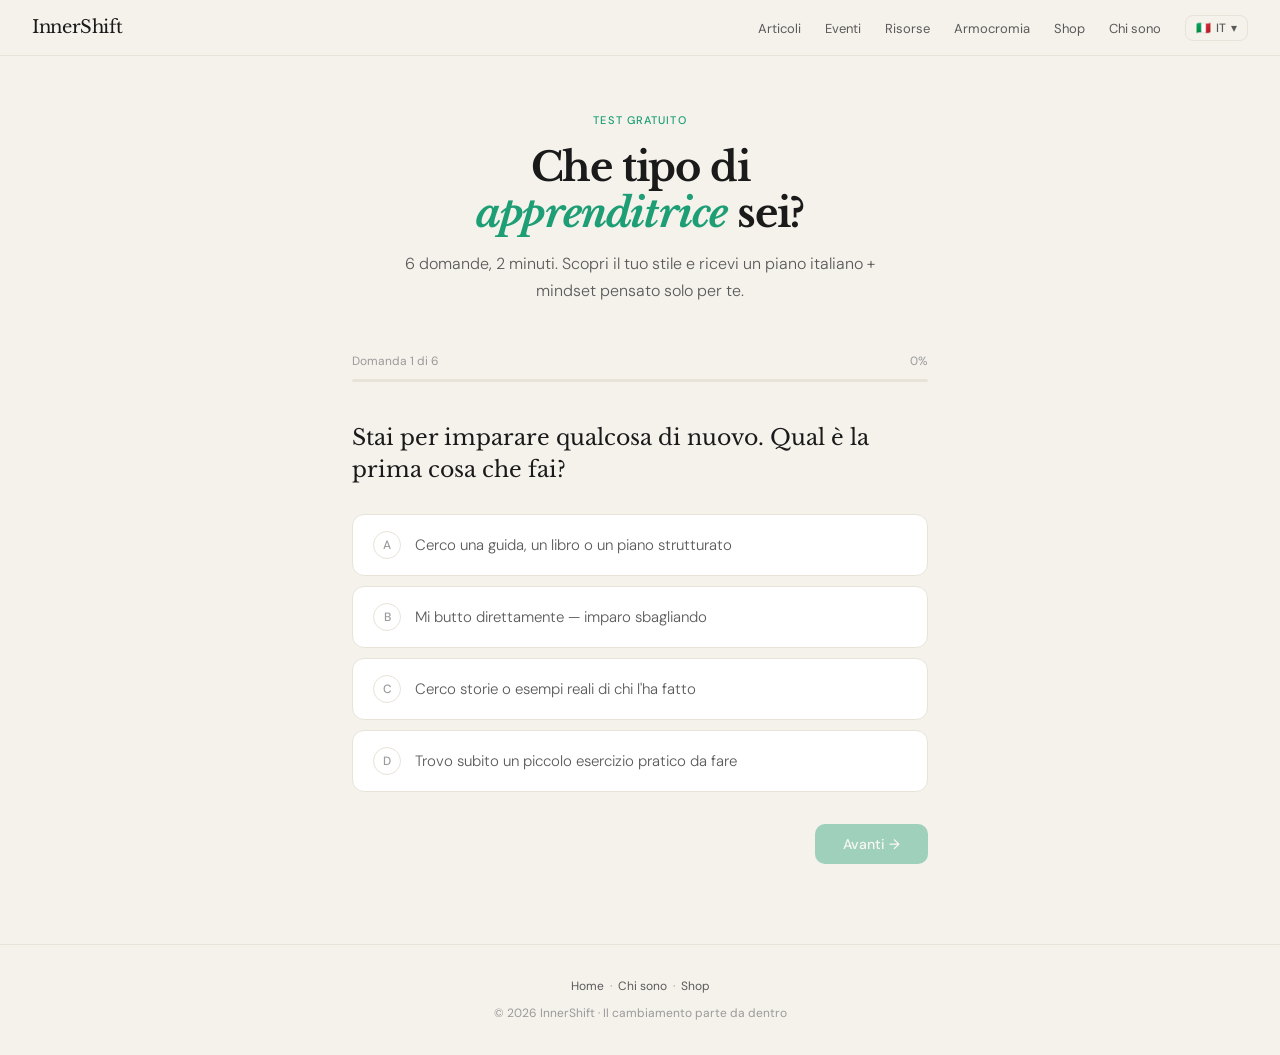
<file: quiz.html>
<!DOCTYPE html>
<html lang="it">
<head>
<meta charset="UTF-8">
<meta name="viewport" content="width=device-width, initial-scale=1.0">
<title id="page-title">Che tipo di apprenditrice sei? — InnerShift</title>
<meta name="description" id="page-desc" content="Scopri il tuo stile di apprendimento in 2 minuti e ricevi un piano italiano + mindset pensato solo per te.">
<link rel="preconnect" href="https://fonts.googleapis.com">
<link rel="preconnect" href="https://fonts.gstatic.com" crossorigin>
<link href="https://fonts.googleapis.com/css2?family=Libre+Baskerville:ital,wght@0,400;0,700;1,400&family=DM+Sans:ital,opsz,wght@0,9..40,300;0,9..40,400;0,9..40,500;1,9..40,300&display=swap" rel="stylesheet">
<style>
  *, *::before, *::after { box-sizing: border-box; margin: 0; padding: 0; }
  :root {
    --verde: #4a7c59; --verde-light: #e8f0eb; --accent: #1D9E75;
    --beige: #f5f2ec; --beige-dark: #e8e3d8;
    --testo: #1a1a1a; --testo-sec: #5a5a5a; --testo-ter: #9a9a9a;
    --font-serif: 'Libre Baskerville', Georgia, serif;
    --font-sans: 'DM Sans', sans-serif;
  }
  html { scroll-behavior: smooth; }
  body { font-family: var(--font-sans); background: var(--beige); color: var(--testo); line-height: 1.6; min-height: 100vh; }

  nav { position: sticky; top: 0; z-index: 100; background: var(--beige); border-bottom: 1px solid var(--beige-dark); padding: 0 2rem; height: 56px; display: flex; align-items: center; justify-content: space-between; }
  .nav-logo { font-family: var(--font-serif); font-size: 18px; color: var(--testo); text-decoration: none; letter-spacing: -0.02em; }
  .nav-links { display: flex; gap: 1.5rem; list-style: none; align-items: center; }
  .nav-links a { font-size: 13px; color: var(--testo-sec); text-decoration: none; transition: color .2s; }
  .nav-links a:hover { color: var(--testo); }

  /* LANG SELECTOR */
  .lang-selector { position: relative; }
  .lang-btn { background: none; border: 1px solid var(--beige-dark); border-radius: 8px; padding: 4px 10px; font-family: var(--font-sans); font-size: 12px; font-weight: 500; color: var(--testo-sec); cursor: pointer; display: flex; align-items: center; gap: 5px; }
  .lang-btn:hover { border-color: var(--accent); color: var(--testo); }
  .lang-dropdown { display: none; position: absolute; top: calc(100% + 6px); right: 0; background: white; border: 1px solid var(--beige-dark); border-radius: 10px; padding: 6px; min-width: 100px; box-shadow: 0 4px 20px rgba(0,0,0,0.1); z-index: 200; }
  .lang-dropdown.open { display: block; }
  .lang-option { display: flex; align-items: center; gap: 8px; padding: 7px 10px; border-radius: 6px; font-size: 13px; color: var(--testo-sec); cursor: pointer; }
  .lang-option:hover { background: var(--verde-light); color: var(--testo); }
  .lang-option.active { color: var(--accent); font-weight: 500; }

  .container { max-width: 640px; margin: 0 auto; padding: 3.5rem 2rem 5rem; }

  .intro { text-align: center; margin-bottom: 3rem; opacity: 0; animation: fadeUp .7s ease forwards .1s; }
  .eyebrow { font-size: 11px; font-weight: 500; color: var(--accent); letter-spacing: .1em; text-transform: uppercase; margin-bottom: 14px; }
  h1 { font-family: var(--font-serif); font-size: clamp(28px, 5vw, 40px); font-weight: 700; color: var(--testo); line-height: 1.15; letter-spacing: -0.03em; margin-bottom: 14px; }
  h1 em { font-style: italic; color: var(--accent); }
  .intro-sub { font-size: 16px; color: var(--testo-sec); line-height: 1.7; font-weight: 300; max-width: 480px; margin: 0 auto; }

  .progress-wrap { margin-bottom: 2.5rem; opacity: 0; animation: fadeUp .5s ease forwards .2s; }
  .progress-label { display: flex; justify-content: space-between; font-size: 12px; color: var(--testo-ter); margin-bottom: 8px; }
  .progress-bar { height: 3px; background: var(--beige-dark); border-radius: 2px; overflow: hidden; }
  .progress-fill { height: 100%; background: var(--accent); border-radius: 2px; transition: width .4s ease; width: 0%; }

  .question-block { opacity: 0; animation: fadeUp .5s ease forwards .3s; transform: translateY(10px); }
  .q-text { font-family: var(--font-serif); font-size: clamp(18px, 3vw, 22px); color: var(--testo); line-height: 1.45; margin-bottom: 1.75rem; font-weight: 400; }

  .options { display: flex; flex-direction: column; gap: 10px; margin-bottom: 2rem; }
  .option { display: flex; align-items: flex-start; gap: 14px; background: white; border: 1px solid var(--beige-dark); border-radius: 12px; padding: 1rem 1.25rem; cursor: pointer; transition: border-color .2s, background .2s; text-align: left; font-family: var(--font-sans); width: 100%; }
  .option:hover { border-color: var(--accent); background: var(--verde-light); }
  .option.selected { border-color: var(--accent); background: var(--verde-light); }
  .option-letter { width: 28px; height: 28px; border-radius: 50%; border: 1px solid var(--beige-dark); display: flex; align-items: center; justify-content: center; font-size: 12px; font-weight: 500; color: var(--testo-ter); flex-shrink: 0; transition: border-color .2s, color .2s, background .2s; }
  .option.selected .option-letter { border-color: var(--accent); color: var(--accent); background: white; }
  .option-text { font-size: 15px; color: var(--testo-sec); line-height: 1.5; padding-top: 3px; font-weight: 300; }
  .option.selected .option-text { color: var(--testo); }

  .nav-buttons { display: flex; justify-content: space-between; align-items: center; }
  .btn-back { background: none; border: 1px solid var(--beige-dark); border-radius: 10px; padding: 10px 20px; font-family: var(--font-sans); font-size: 14px; color: var(--testo-sec); cursor: pointer; transition: border-color .2s, color .2s; }
  .btn-back:hover { border-color: var(--testo-sec); color: var(--testo); }
  .btn-back:disabled { opacity: 0; pointer-events: none; }
  .btn-next { background: var(--accent); border: none; border-radius: 10px; padding: 11px 28px; font-family: var(--font-sans); font-size: 14px; font-weight: 500; color: white; cursor: pointer; transition: background .2s, transform .15s, opacity .2s; opacity: 0.4; pointer-events: none; }
  .btn-next.active { opacity: 1; pointer-events: all; }
  .btn-next.active:hover { background: #0F6E56; transform: translateY(-1px); }

  .result-block { display: none; text-align: center; opacity: 0; }
  .result-block.show { display: block; animation: fadeUp .6s ease forwards; }
  .result-emoji { font-size: 48px; margin-bottom: 1rem; }
  .result-eyebrow { font-size: 11px; font-weight: 500; color: var(--accent); letter-spacing: .1em; text-transform: uppercase; margin-bottom: 10px; }
  .result-title { font-family: var(--font-serif); font-size: clamp(28px, 5vw, 38px); font-weight: 700; color: var(--testo); margin-bottom: 14px; letter-spacing: -0.02em; }
  .result-title em { font-style: italic; }
  .result-desc { font-size: 16px; color: var(--testo-sec); line-height: 1.7; font-weight: 300; max-width: 480px; margin: 0 auto 2rem; }
  .result-btn { display: inline-block; background: var(--accent); color: white; text-decoration: none; border-radius: 10px; padding: 13px 32px; font-family: var(--font-sans); font-size: 15px; font-weight: 500; transition: background .2s, transform .15s; }
  .result-btn:hover { background: #0F6E56; transform: translateY(-1px); }
  .result-retry { display: block; margin-top: 1rem; font-size: 13px; color: var(--testo-ter); cursor: pointer; background: none; border: none; font-family: var(--font-sans); text-decoration: underline; }
  .result-retry:hover { color: var(--testo-sec); }

  footer { border-top: 1px solid var(--beige-dark); padding: 2rem; text-align: center; font-size: 12px; color: var(--testo-ter); }
  footer a { color: var(--testo-sec); text-decoration: none; }
  footer a:hover { color: var(--testo); }

  @keyframes fadeUp { to { opacity: 1; transform: translateY(0); } }
  @media (max-width: 600px) {
    nav { padding: 0 1.25rem; } .nav-links { gap: 1rem; }
    .nav-links li:not(:last-child) { display: none; }
    .container { padding: 2.5rem 1.25rem 4rem; }
  }
</style>
</head>
<body>

<nav>
  <a href="index.html" class="nav-logo">InnerShift</a>
  <ul class="nav-links">
    <li><a href="index.html#articoli" id="nav-articles">Articoli</a></li>
    <li><a href="index.html#eventi" id="nav-events">Eventi</a></li>
    <li><a href="index.html#risorse" id="nav-resources">Risorse</a></li>
    <li><a href="armocromia.html">Armocromia</a></li>
    <li><a href="shop.html">Shop</a></li>
    <li><a href="chi-sono.html" id="nav-about">Chi sono</a></li>
    <li class="lang-selector">
      <button class="lang-btn" id="lang-btn" onclick="toggleLang()">
        <span id="lang-flag">🇮🇹</span><span id="lang-label">IT</span> ▾
      </button>
      <div class="lang-dropdown" id="lang-dropdown">
        <div class="lang-option" onclick="setLang('it')">🇮🇹 IT</div>
        <div class="lang-option" onclick="setLang('en')">🇬🇧 EN</div>
        <div class="lang-option" onclick="setLang('fr')">🇫🇷 FR</div>
        <div class="lang-option" onclick="setLang('es')">🇪🇸 ES</div>
        <div class="lang-option" onclick="setLang('de')">🇩🇪 DE</div>
      </div>
    </li>
  </ul>
</nav>

<div class="container">
  <div class="intro" id="intro">
    <p class="eyebrow" id="quiz-eyebrow">Test gratuito</p>
    <h1 id="quiz-title">Che tipo di<br><em id="quiz-title-em">apprenditrice</em> sei?</h1>
    <p class="intro-sub" id="quiz-sub">6 domande, 2 minuti. Scopri il tuo stile e ricevi un piano italiano + mindset pensato solo per te.</p>
  </div>

  <div class="progress-wrap" id="progress-wrap">
    <div class="progress-label">
      <span id="progress-text">Domanda 1 di 6</span>
      <span id="progress-pct">0%</span>
    </div>
    <div class="progress-bar"><div class="progress-fill" id="progress-fill"></div></div>
  </div>

  <div class="question-block" id="question-block">
    <p class="q-text" id="q-text"></p>
    <div class="options" id="options"></div>
    <div class="nav-buttons">
      <button class="btn-back" id="btn-back" onclick="goBack()">← <span id="btn-back-label">Indietro</span></button>
      <button class="btn-next" id="btn-next" onclick="goNext()"><span id="btn-next-label">Avanti</span> →</button>
    </div>
  </div>

  <div class="result-block" id="result-block">
    <div class="result-emoji" id="result-emoji"></div>
    <p class="result-eyebrow" id="result-eyebrow-label">Il tuo profilo</p>
    <h2 class="result-title" id="result-title"></h2>
    <p class="result-desc" id="result-desc"></p>
    <a href="#" id="result-btn" class="result-btn"></a>
    <button class="result-retry" onclick="restartQuiz()" id="result-retry-btn">Rifai il test</button>
  </div>
</div>

<footer>
  <p style="margin-bottom:8px"><a href="index.html">Home</a> &nbsp;·&nbsp; <a href="chi-sono.html" id="footer-about">Chi sono</a> &nbsp;·&nbsp; <a href="shop.html">Shop</a></p>
  <p id="footer-copy">© 2026 InnerShift · Il cambiamento parte da dentro</p>
</footer>

<script>
// ── TRANSLATIONS ──────────────────────────────────────────────
const T = {
  it: {
    flag:'🇮🇹', label:'IT',
    page_title:'Che tipo di apprenditrice sei? — InnerShift',
    nav_articles:'Articoli', nav_events:'Eventi', nav_resources:'Risorse', nav_about:'Chi sono',
    quiz_eyebrow:'Test gratuito',
    quiz_title:'Che tipo di', quiz_title_em:'apprenditrice', quiz_title_end:' sei?',
    quiz_sub:'6 domande, 2 minuti. Scopri il tuo stile e ricevi un piano italiano + mindset pensato solo per te.',
    btn_back:'Indietro', btn_next:'Avanti', btn_result:'Scopri il risultato',
    progress_of:'di', progress_q:'Domanda',
    result_eyebrow:'Il tuo profilo',
    result_cta:'Scopri il tuo piano →',
    result_retry:'Rifai il test',
    footer_copy:'© 2026 InnerShift · Il cambiamento parte da dentro',
    questions:[
      { text:'Stai per imparare qualcosa di nuovo. Qual è la prima cosa che fai?',
        options:['Cerco una guida, un libro o un piano strutturato','Mi butto direttamente — imparo sbagliando','Cerco storie o esempi reali di chi l\'ha fatto','Trovo subito un piccolo esercizio pratico da fare'] },
      { text:'Quale di queste frasi ti descrive meglio quando studi una lingua?',
        options:['Voglio capire le regole grammaticali prima di parlare','Parlo subito, anche se faccio errori — l\'importante è comunicare','Le parole mi restano se le collego a una storia o un\'emozione','Devo usare subito quello che imparo, altrimenti lo dimentico'] },
      { text:'Hai 20 minuti liberi. Cosa ti viene più naturale fare per crescere?',
        options:['Rileggo i miei appunti o completo un esercizio pianificato','Esploro qualcosa di nuovo che non conosco ancora','Leggo o guardo qualcosa che mi ispira e mi emoziona','Faccio qualcosa di concreto — anche piccolo, ma fatto'] },
      { text:'Cosa ti blocca di più quando vuoi cambiare un\'abitudine?',
        options:['Non avere un piano chiaro su come procedere','La paura di sbagliare o di sembrare ridicola','Non trovare la motivazione giusta o il perché profondo','Rimandare — so cosa fare ma non riesco a iniziare'] },
      { text:'Immagina di essere in Italia per la prima volta. Cosa fai?',
        options:['Studio le frasi chiave la sera prima — voglio essere preparata','Parlo con chiunque incontro, anche a gesti','Ascolto la gente parlare e cerco di capire il ritmo della lingua','Ordino al bar, chiedo indicazioni — uso la lingua subito'] },
      { text:'Per te, imparare una nuova lingua è soprattutto…',
        options:['Un sistema da padroneggiare passo dopo passo','Un\'avventura in cui buttarsi senza troppa paura','Un modo per capire un\'altra cultura e un\'altra visione del mondo','Uno strumento concreto da usare nella vita di tutti i giorni'] }
    ],
    profiles:{
      A:{ emoji:'🗺️', title:'La <em>Cartografa</em>', desc:'Impari con metodo e precisione. Costruisci fondamenta solide che reggono nel tempo. Il tuo italiano sarà preciso, ricco, duraturo.', url:'risultato-cartografa.html' },
      B:{ emoji:'⚡', title:'L\'<em>Esploratrice</em>', desc:'Impari buttandoti. Gli errori non ti spaventano — li usi come bussola. Il tuo superpotere è il coraggio.', url:'risultato-esploratrice.html' },
      C:{ emoji:'📖', title:'La <em>Narratrice</em>', desc:'Le storie ti restano dentro molto più a lungo delle regole. La tua memoria è visiva ed emotiva — e l\'italiano è fatto apposta per te.', url:'risultato-narratrice.html' },
      D:{ emoji:'🛠️', title:'La <em>Costruttrice</em>', desc:'Impari facendo. Ogni cosa che studi deve avere un\'applicazione immediata. Quando l\'italiano entra nella tua routine, diventa tuo per sempre.', url:'risultato-costruttrice.html' }
    }
  },
  en: {
    flag:'🇬🇧', label:'EN',
    page_title:'What type of learner are you? — InnerShift',
    nav_articles:'Articles', nav_events:'Events', nav_resources:'Resources', nav_about:'About me',
    quiz_eyebrow:'Free test',
    quiz_title:'What type of', quiz_title_em:'learner', quiz_title_end:' are you?',
    quiz_sub:'6 questions, 2 minutes. Discover your style and receive an Italian + mindset plan made just for you.',
    btn_back:'Back', btn_next:'Next', btn_result:'See my result',
    progress_of:'of', progress_q:'Question',
    result_eyebrow:'Your profile',
    result_cta:'Discover your plan →',
    result_retry:'Retake the test',
    footer_copy:'© 2026 InnerShift · Change starts from within',
    questions:[
      { text:'You\'re about to learn something new. What\'s the first thing you do?',
        options:['I look for a guide, book or structured plan','I dive straight in — I learn by making mistakes','I look for real stories or examples from people who\'ve done it','I find a small practical exercise to do right away'] },
      { text:'Which of these best describes you when studying a language?',
        options:['I want to understand grammar rules before speaking','I speak immediately, even with mistakes — communication is what matters','Words stick if I connect them to a story or emotion','I need to use what I learn right away, or I forget it'] },
      { text:'You have 20 free minutes. What comes most naturally to help you grow?',
        options:['I review my notes or complete a planned exercise','I explore something new that I don\'t know yet','I read or watch something that inspires and moves me','I do something concrete — even small, but done'] },
      { text:'What holds you back most when you want to change a habit?',
        options:['Not having a clear plan on how to proceed','Fear of making mistakes or looking foolish','Not finding the right motivation or the deep reason why','Procrastinating — I know what to do but can\'t start'] },
      { text:'Imagine you\'re in Italy for the first time. What do you do?',
        options:['I study key phrases the night before — I want to be prepared','I talk to everyone I meet, even with gestures','I listen to people talk and try to understand the rhythm of the language','I order at the bar, ask for directions — I use the language straight away'] },
      { text:'For you, learning a new language is above all…',
        options:['A system to master step by step','An adventure to dive into without too much fear','A way to understand another culture and worldview','A concrete tool to use in everyday life'] }
    ],
    profiles:{
      A:{ emoji:'🗺️', title:'The <em>Cartographer</em>', desc:'You learn with method and precision. You build solid foundations that stand the test of time. Your Italian will be accurate, rich and lasting.', url:'risultato-cartografa.html' },
      B:{ emoji:'⚡', title:'The <em>Explorer</em>', desc:'You learn by diving in. Mistakes don\'t scare you — you use them as a compass. Your superpower is courage.', url:'risultato-esploratrice.html' },
      C:{ emoji:'📖', title:'The <em>Storyteller</em>', desc:'Stories stay with you far longer than rules. Your memory is visual and emotional — and Italian was made for you.', url:'risultato-narratrice.html' },
      D:{ emoji:'🛠️', title:'The <em>Builder</em>', desc:'You learn by doing. Everything you study needs an immediate application. When Italian enters your daily routine, it becomes yours forever.', url:'risultato-costruttrice.html' }
    }
  },
  fr: {
    flag:'🇫🇷', label:'FR',
    page_title:'Quel type d\'apprenante êtes-vous ? — InnerShift',
    nav_articles:'Articles', nav_events:'Événements', nav_resources:'Ressources', nav_about:'Qui suis-je',
    quiz_eyebrow:'Test gratuit',
    quiz_title:'Quel type d\'', quiz_title_em:'apprenante', quiz_title_end:' êtes-vous ?',
    quiz_sub:'6 questions, 2 minutes. Découvrez votre style et recevez un plan italien + mindset conçu rien que pour vous.',
    btn_back:'Retour', btn_next:'Suivant', btn_result:'Voir mon résultat',
    progress_of:'sur', progress_q:'Question',
    result_eyebrow:'Votre profil',
    result_cta:'Découvrez votre plan →',
    result_retry:'Refaire le test',
    footer_copy:'© 2026 InnerShift · Le changement vient de l\'intérieur',
    questions:[
      { text:'Vous êtes sur le point d\'apprendre quelque chose de nouveau. Quelle est la première chose que vous faites ?',
        options:['Je cherche un guide, un livre ou un plan structuré','Je me lance directement — j\'apprends en faisant des erreurs','Je cherche des histoires ou des exemples réels de personnes qui l\'ont fait','Je trouve tout de suite un petit exercice pratique à faire'] },
      { text:'Laquelle de ces phrases vous décrit le mieux quand vous étudiez une langue ?',
        options:['Je veux comprendre les règles grammaticales avant de parler','Je parle immédiatement, même si je fais des erreurs — l\'important c\'est de communiquer','Les mots restent si je les connecte à une histoire ou une émotion','Je dois utiliser immédiatement ce que j\'apprends, sinon je l\'oublie'] },
      { text:'Vous avez 20 minutes libres. Qu\'est-ce qui vous vient le plus naturellement pour grandir ?',
        options:['Je relis mes notes ou complète un exercice planifié','J\'explore quelque chose de nouveau que je ne connais pas encore','Je lis ou regarde quelque chose qui m\'inspire et m\'émeut','Je fais quelque chose de concret — même petit, mais fait'] },
      { text:'Qu\'est-ce qui vous bloque le plus quand vous voulez changer une habitude ?',
        options:['Ne pas avoir de plan clair sur la façon de procéder','La peur de faire des erreurs ou de paraître ridicule','Ne pas trouver la bonne motivation ou la raison profonde','Procrastiner — je sais quoi faire mais je n\'arrive pas à commencer'] },
      { text:'Imaginez que vous êtes en Italie pour la première fois. Que faites-vous ?',
        options:['J\'étudie les phrases clés la veille — je veux être préparée','Je parle à tout le monde, même avec des gestes','J\'écoute les gens parler et j\'essaie de comprendre le rythme de la langue','Je commande au bar, demande des directions — j\'utilise la langue tout de suite'] },
      { text:'Pour vous, apprendre une nouvelle langue c\'est avant tout…',
        options:['Un système à maîtriser pas à pas','Une aventure dans laquelle se lancer sans trop de peur','Une façon de comprendre une autre culture et vision du monde','Un outil concret à utiliser dans la vie quotidienne'] }
    ],
    profiles:{
      A:{ emoji:'🗺️', title:'La <em>Cartographe</em>', desc:'Vous apprenez avec méthode et précision. Vous construisez des bases solides qui tiennent dans le temps. Votre italien sera précis, riche et durable.', url:'risultato-cartografa.html' },
      B:{ emoji:'⚡', title:'L\'<em>Exploratrice</em>', desc:'Vous apprenez en vous lançant. Les erreurs ne vous font pas peur — vous les utilisez comme boussole. Votre superpouvoir est le courage.', url:'risultato-esploratrice.html' },
      C:{ emoji:'📖', title:'La <em>Narratrice</em>', desc:'Les histoires restent en vous bien plus longtemps que les règles. Votre mémoire est visuelle et émotionnelle — et l\'italien est fait pour vous.', url:'risultato-narratrice.html' },
      D:{ emoji:'🛠️', title:'La <em>Bâtisseuse</em>', desc:'Vous apprenez en faisant. Tout ce que vous étudiez doit avoir une application immédiate. Quand l\'italien entre dans votre routine, il devient vôtre pour toujours.', url:'risultato-costruttrice.html' }
    }
  },
  es: {
    flag:'🇪🇸', label:'ES',
    page_title:'¿Qué tipo de aprendiz eres? — InnerShift',
    nav_articles:'Artículos', nav_events:'Eventos', nav_resources:'Recursos', nav_about:'Quién soy',
    quiz_eyebrow:'Test gratuito',
    quiz_title:'¿Qué tipo de', quiz_title_em:'aprendiz', quiz_title_end:' eres?',
    quiz_sub:'6 preguntas, 2 minutos. Descubre tu estilo y recibe un plan italiano + mindset pensado solo para ti.',
    btn_back:'Atrás', btn_next:'Siguiente', btn_result:'Ver mi resultado',
    progress_of:'de', progress_q:'Pregunta',
    result_eyebrow:'Tu perfil',
    result_cta:'Descubre tu plan →',
    result_retry:'Repetir el test',
    footer_copy:'© 2026 InnerShift · El cambio viene desde dentro',
    questions:[
      { text:'Estás a punto de aprender algo nuevo. ¿Qué es lo primero que haces?',
        options:['Busco una guía, un libro o un plan estructurado','Me lanzo directamente — aprendo cometiendo errores','Busco historias o ejemplos reales de personas que lo han hecho','Encuentro enseguida un pequeño ejercicio práctico que hacer'] },
      { text:'¿Cuál de estas frases te describe mejor cuando estudias un idioma?',
        options:['Quiero entender las reglas gramaticales antes de hablar','Hablo inmediatamente, aunque cometa errores — lo importante es comunicarse','Las palabras se quedan si las conecto con una historia o emoción','Necesito usar de inmediato lo que aprendo, o lo olvido'] },
      { text:'Tienes 20 minutos libres. ¿Qué te sale más natural para crecer?',
        options:['Repaso mis apuntes o completo un ejercicio planificado','Exploro algo nuevo que aún no conozco','Leo o veo algo que me inspira y me emociona','Hago algo concreto — aunque sea pequeño, pero hecho'] },
      { text:'¿Qué te bloquea más cuando quieres cambiar un hábito?',
        options:['No tener un plan claro sobre cómo proceder','El miedo a equivocarse o parecer ridícula','No encontrar la motivación adecuada o el porqué profundo','Posponer — sé qué hacer pero no consigo empezar'] },
      { text:'Imagina que estás en Italia por primera vez. ¿Qué haces?',
        options:['Estudio las frases clave la noche anterior — quiero estar preparada','Hablo con cualquiera que encuentre, incluso con gestos','Escucho a la gente hablar e intento entender el ritmo del idioma','Pido en el bar, pregunto direcciones — uso el idioma de inmediato'] },
      { text:'Para ti, aprender un nuevo idioma es sobre todo…',
        options:['Un sistema que dominar paso a paso','Una aventura en la que lanzarse sin demasiado miedo','Una forma de entender otra cultura y visión del mundo','Una herramienta concreta para usar en la vida cotidiana'] }
    ],
    profiles:{
      A:{ emoji:'🗺️', title:'La <em>Cartógrafa</em>', desc:'Aprendes con método y precisión. Construyes bases sólidas que perduran en el tiempo. Tu italiano será preciso, rico y duradero.', url:'risultato-cartografa.html' },
      B:{ emoji:'⚡', title:'La <em>Exploradora</em>', desc:'Aprendes lanzándote. Los errores no te asustan — los usas como brújula. Tu superpoder es el coraje.', url:'risultato-esploratrice.html' },
      C:{ emoji:'📖', title:'La <em>Narradora</em>', desc:'Las historias se quedan en ti mucho más que las reglas. Tu memoria es visual y emocional — y el italiano está hecho para ti.', url:'risultato-narratrice.html' },
      D:{ emoji:'🛠️', title:'La <em>Constructora</em>', desc:'Aprendes haciendo. Todo lo que estudias necesita una aplicación inmediata. Cuando el italiano entra en tu rutina, se convierte en tuyo para siempre.', url:'risultato-costruttrice.html' }
    }
  },
  de: {
    flag:'🇩🇪', label:'DE',
    page_title:'Welcher Lerntyp bist du? — InnerShift',
    nav_articles:'Artikel', nav_events:'Veranstaltungen', nav_resources:'Ressourcen', nav_about:'Über mich',
    quiz_eyebrow:'Kostenloser Test',
    quiz_title:'Welcher', quiz_title_em:'Lerntyp', quiz_title_end:' bist du?',
    quiz_sub:'6 Fragen, 2 Minuten. Entdecke deinen Stil und erhalte einen Italienisch + Mindset-Plan, der nur für dich gemacht ist.',
    btn_back:'Zurück', btn_next:'Weiter', btn_result:'Mein Ergebnis sehen',
    progress_of:'von', progress_q:'Frage',
    result_eyebrow:'Dein Profil',
    result_cta:'Entdecke deinen Plan →',
    result_retry:'Test wiederholen',
    footer_copy:'© 2026 InnerShift · Veränderung beginnt von innen',
    questions:[
      { text:'Du stehst kurz davor, etwas Neues zu lernen. Was ist das Erste, was du tust?',
        options:['Ich suche einen Leitfaden, ein Buch oder einen strukturierten Plan','Ich tauche direkt ein — ich lerne durch Fehler','Ich suche nach echten Geschichten oder Beispielen von Menschen, die es getan haben','Ich finde sofort eine kleine praktische Übung zum Machen'] },
      { text:'Welcher dieser Sätze beschreibt dich am besten, wenn du eine Sprache lernst?',
        options:['Ich möchte die Grammatikregeln verstehen, bevor ich spreche','Ich spreche sofort, auch wenn ich Fehler mache — das Wichtigste ist die Kommunikation','Wörter bleiben, wenn ich sie mit einer Geschichte oder Emotion verbinde','Ich muss sofort nutzen, was ich lerne, sonst vergesse ich es'] },
      { text:'Du hast 20 freie Minuten. Was kommt dir am natürlichsten, um zu wachsen?',
        options:['Ich lese meine Notizen oder schließe eine geplante Übung ab','Ich erkunde etwas Neues, das ich noch nicht kenne','Ich lese oder schaue etwas, das mich inspiriert und bewegt','Ich tue etwas Konkretes — auch klein, aber erledigt'] },
      { text:'Was hält dich am meisten zurück, wenn du eine Gewohnheit ändern möchtest?',
        options:['Keinen klaren Plan zu haben, wie ich vorgehen soll','Die Angst, Fehler zu machen oder lächerlich auszusehen','Die richtige Motivation oder den tiefen Grund nicht zu finden','Aufschieben — ich weiß was zu tun ist, aber kann nicht anfangen'] },
      { text:'Stell dir vor, du bist zum ersten Mal in Italien. Was machst du?',
        options:['Ich lerne die Schlüsselsätze am Abend davor — ich möchte vorbereitet sein','Ich spreche mit jedem, dem ich begegne, sogar mit Gesten','Ich höre den Leuten beim Reden zu und versuche den Rhythmus der Sprache zu verstehen','Ich bestelle an der Bar, frage nach dem Weg — ich benutze die Sprache sofort'] },
      { text:'Für dich bedeutet eine neue Sprache lernen vor allem…',
        options:['Ein System, das man Schritt für Schritt beherrschen muss','Ein Abenteuer, in das man sich ohne zu viel Angst stürzt','Eine Möglichkeit, eine andere Kultur und Weltanschauung zu verstehen','Ein konkretes Werkzeug für den Alltag'] }
    ],
    profiles:{
      A:{ emoji:'🗺️', title:'Die <em>Kartografin</em>', desc:'Du lernst mit Methode und Präzision. Du baust solide Grundlagen, die der Zeit standhalten. Dein Italienisch wird präzise, reich und dauerhaft.', url:'risultato-cartografa.html' },
      B:{ emoji:'⚡', title:'Die <em>Entdeckerin</em>', desc:'Du lernst, indem du dich hineinwirfst. Fehler schrecken dich nicht ab — du nutzt sie als Kompass. Dein Superkraft ist der Mut.', url:'risultato-esploratrice.html' },
      C:{ emoji:'📖', title:'Die <em>Geschichtenerzählerin</em>', desc:'Geschichten bleiben viel länger in dir als Regeln. Dein Gedächtnis ist visuell und emotional — und Italienisch ist genau für dich gemacht.', url:'risultato-narratrice.html' },
      D:{ emoji:'🛠️', title:'Die <em>Macherin</em>', desc:'Du lernst durch Tun. Alles, was du lernst, braucht eine sofortige Anwendung. Wenn Italienisch in deine Routine eingeht, gehört es dir für immer.', url:'risultato-costruttrice.html' }
    }
  }
};

// ── LANG ──────────────────────────────────────────────────────
let currentLang = localStorage.getItem('innershift_lang') || 'it';
let current = 0, answers = [], selected = null;

function setLang(lang) {
  currentLang = lang;
  localStorage.setItem('innershift_lang', lang);
  document.getElementById('lang-dropdown').classList.remove('open');
  applyLang();
  renderQuestion();
}

function toggleLang() {
  document.getElementById('lang-dropdown').classList.toggle('open');
}
document.addEventListener('click', function(e) {
  if (!e.target.closest('.lang-selector')) {
    document.getElementById('lang-dropdown').classList.remove('open');
  }
});

function applyLang() {
  const t = T[currentLang];
  document.getElementById('lang-flag').textContent = t.flag;
  document.getElementById('lang-label').textContent = t.label;
  document.title = t.page_title;
  document.getElementById('page-title').textContent = t.page_title;
  document.getElementById('nav-articles').textContent = t.nav_articles;
  document.getElementById('nav-events').textContent = t.nav_events;
  document.getElementById('nav-resources').textContent = t.nav_resources;
  document.getElementById('nav-about').textContent = t.nav_about;
  document.getElementById('quiz-eyebrow').textContent = t.quiz_eyebrow;
  document.getElementById('quiz-title').innerHTML = t.quiz_title + '<br><em id="quiz-title-em">' + t.quiz_title_em + '</em>' + t.quiz_title_end;
  document.getElementById('quiz-sub').textContent = t.quiz_sub;
  document.getElementById('btn-back-label').textContent = t.btn_back;
  document.getElementById('result-eyebrow-label').textContent = t.result_eyebrow;
  document.getElementById('result-retry-btn').textContent = t.result_retry;
  document.getElementById('footer-about').textContent = t.nav_about;
  document.getElementById('footer-copy').textContent = t.footer_copy;
  // highlight active lang
  document.querySelectorAll('.lang-option').forEach(el => {
    el.classList.toggle('active', el.textContent.trim().includes(t.label));
  });
}

// ── QUIZ ──────────────────────────────────────────────────────
function renderQuestion() {
  const t = T[currentLang];
  const q = t.questions[current];
  const letters = ['A','B','C','D'];
  document.getElementById('q-text').textContent = q.text;
  const optionsEl = document.getElementById('options');
  optionsEl.innerHTML = '';
  q.options.forEach((opt, i) => {
    const btn = document.createElement('button');
    btn.className = 'option' + (answers[current] === i ? ' selected' : '');
    btn.innerHTML = `<div class="option-letter">${letters[i]}</div><span class="option-text">${opt}</span>`;
    btn.onclick = () => selectOption(i);
    optionsEl.appendChild(btn);
  });
  selected = answers[current] !== undefined ? answers[current] : null;
  const total = t.questions.length;
  const pct = Math.round((current / total) * 100);
  document.getElementById('progress-text').textContent = `${t.progress_q} ${current + 1} ${t.progress_of} ${total}`;
  document.getElementById('progress-pct').textContent = pct + '%';
  document.getElementById('progress-fill').style.width = pct + '%';
  document.getElementById('btn-back').disabled = current === 0;
  const nextBtn = document.getElementById('btn-next');
  const nextLabel = document.getElementById('btn-next-label');
  nextLabel.textContent = current === total - 1 ? t.btn_result : t.btn_next;
  if (selected !== null) { nextBtn.classList.add('active'); } else { nextBtn.classList.remove('active'); }
}

function selectOption(idx) {
  selected = idx; answers[current] = idx;
  document.querySelectorAll('.option').forEach((el, i) => el.classList.toggle('selected', i === idx));
  document.getElementById('btn-next').classList.add('active');
}

function goNext() {
  if (selected === null) return;
  const total = T[currentLang].questions.length;
  if (current < total - 1) { current++; selected = answers[current] !== undefined ? answers[current] : null; renderQuestion(); }
  else { showResult(); }
}

function goBack() {
  if (current > 0) { current--; selected = answers[current] !== undefined ? answers[current] : null; renderQuestion(); }
}

function showResult() {
  const scores = {A:0,B:0,C:0,D:0};
  const t = T[currentLang];
  answers.forEach((ansIdx, qIdx) => {
    const profileMap = ['A','B','C','D'];
    scores[profileMap[ansIdx]]++;
  });
  const winner = Object.entries(scores).sort((a,b) => b[1]-a[1])[0][0];
  const profile = t.profiles[winner];
  document.getElementById('question-block').style.display = 'none';
  document.getElementById('progress-wrap').style.display = 'none';
  document.getElementById('intro').style.display = 'none';
  document.getElementById('result-emoji').textContent = profile.emoji;
  document.getElementById('result-title').innerHTML = profile.title;
  document.getElementById('result-desc').textContent = profile.desc;
  document.getElementById('result-btn').href = profile.url;
  document.getElementById('result-btn').textContent = t.result_cta;
  document.getElementById('result-eyebrow-label').textContent = t.result_eyebrow;
  document.getElementById('result-retry-btn').textContent = t.result_retry;
  document.getElementById('progress-fill').style.width = '100%';
  const rb = document.getElementById('result-block');
  rb.classList.add('show');
}

function restartQuiz() {
  current = 0; answers = []; selected = null;
  document.getElementById('question-block').style.display = 'block';
  document.getElementById('progress-wrap').style.display = 'block';
  document.getElementById('intro').style.display = 'block';
  const rb = document.getElementById('result-block');
  rb.classList.remove('show'); rb.style.display = 'none';
  setTimeout(() => { rb.style.display = ''; }, 10);
  renderQuestion();
}

// ── INIT ──────────────────────────────────────────────────────
applyLang();
renderQuestion();
</script>
</body>
</html>
</file>
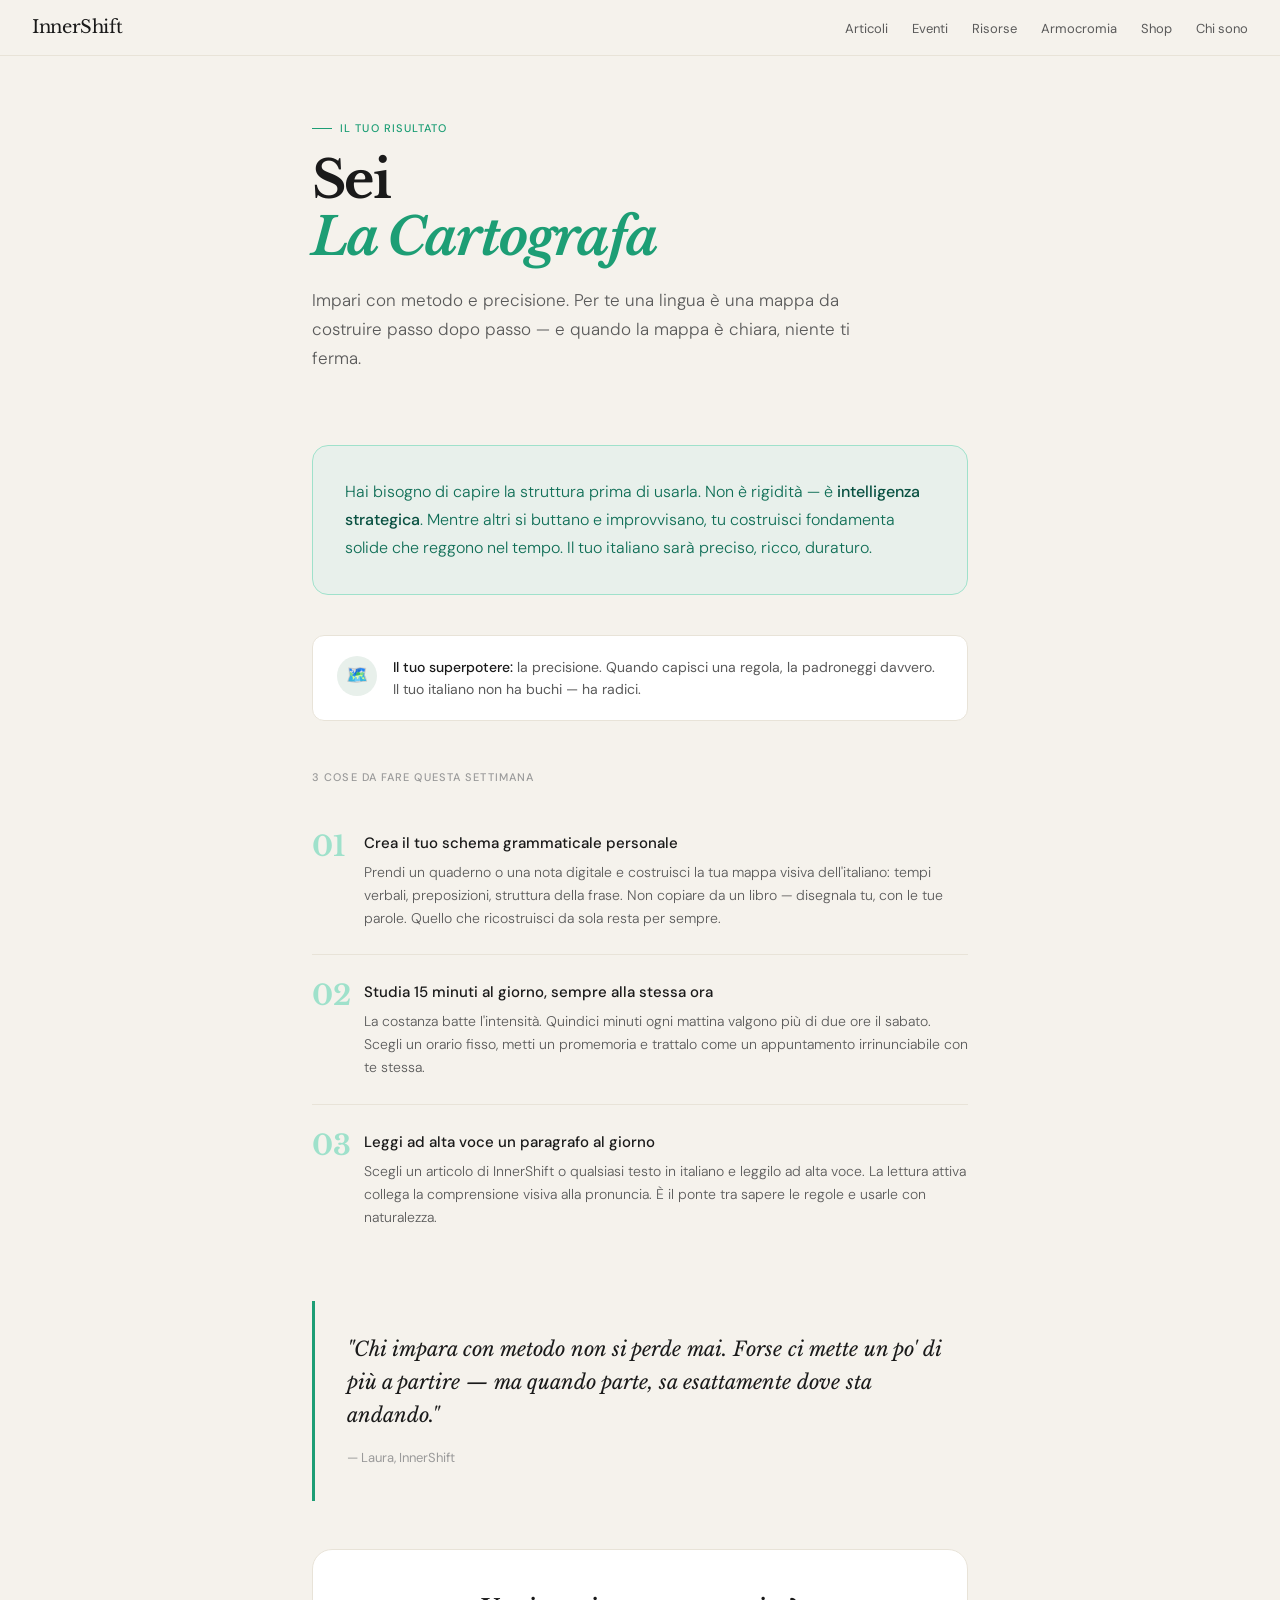
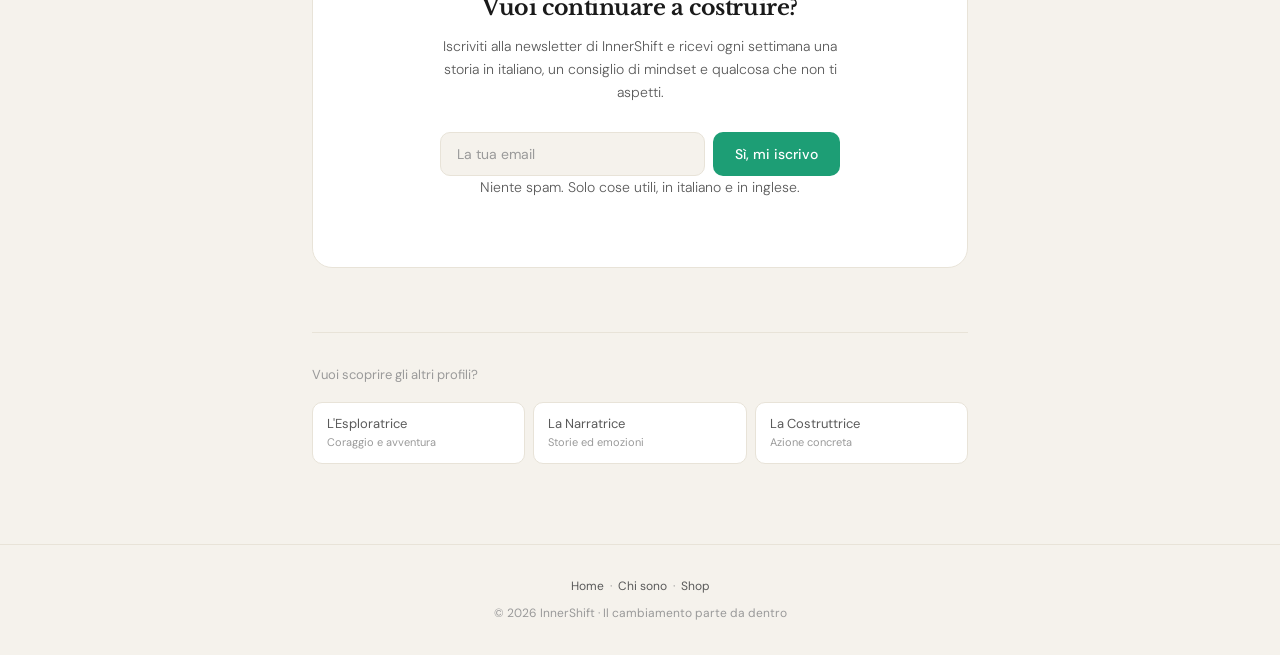
<file: risultato-cartografa.html>
<!DOCTYPE html>
<html lang="it">
<head>
<meta charset="UTF-8">
<meta name="viewport" content="width=device-width, initial-scale=1.0">
<title>Il tuo risultato: sei La Cartografa — InnerShift</title>
<meta name="description" content="Hai scoperto il tuo stile di apprendimento: sei La Cartografa. Metodo e struttura sono il tuo superpotere.">
<link rel="preconnect" href="https://fonts.googleapis.com">
<link rel="preconnect" href="https://fonts.gstatic.com" crossorigin>
<link href="https://fonts.googleapis.com/css2?family=Libre+Baskerville:ital,wght@0,400;0,700;1,400&family=DM+Sans:ital,opsz,wght@0,9..40,300;0,9..40,400;0,9..40,500;1,9..40,300&display=swap" rel="stylesheet">
<style>
  *, *::before, *::after { box-sizing: border-box; margin: 0; padding: 0; }
  :root {
    --verde: #4a7c59;
    --verde-light: #e8f0eb;
    --verde-mid: #9FE1CB;
    --verde-dark: #085041;
    --accent: #1D9E75;
    --beige: #f5f2ec;
    --beige-dark: #e8e3d8;
    --testo: #1a1a1a;
    --testo-sec: #5a5a5a;
    --testo-ter: #9a9a9a;
    --font-serif: 'Libre Baskerville', Georgia, serif;
    --font-sans: 'DM Sans', sans-serif;
  }
  html { scroll-behavior: smooth; }
  body { font-family: var(--font-sans); background: var(--beige); color: var(--testo); line-height: 1.6; min-height: 100vh; }
  nav { position: sticky; top: 0; z-index: 100; background: var(--beige); border-bottom: 1px solid var(--beige-dark); padding: 0 2rem; height: 56px; display: flex; align-items: center; justify-content: space-between; }
  .nav-logo { font-family: var(--font-serif); font-size: 18px; color: var(--testo); text-decoration: none; letter-spacing: -0.02em; }
  .nav-links { display: flex; gap: 1.5rem; list-style: none; }
  .nav-links a { font-size: 13px; color: var(--testo-sec); text-decoration: none; transition: color .2s; }
  .nav-links a:hover { color: var(--testo); }
  .hero { max-width: 720px; margin: 0 auto; padding: 4rem 2rem 2rem; opacity: 0; transform: translateY(20px); animation: fadeUp .7s ease forwards .1s; }
  .eyebrow { font-size: 11px; font-weight: 500; color: var(--accent); letter-spacing: .1em; text-transform: uppercase; margin-bottom: 14px; display: flex; align-items: center; gap: 8px; }
  .eyebrow::before { content: ''; display: inline-block; width: 20px; height: 1px; background: var(--accent); }
  h1 { font-family: var(--font-serif); font-size: clamp(36px, 6vw, 52px); font-weight: 700; color: var(--testo); line-height: 1.1; letter-spacing: -0.03em; margin-bottom: 20px; }
  h1 em { font-style: italic; color: var(--accent); }
  .hero-sub { font-size: 17px; color: var(--testo-sec); line-height: 1.7; max-width: 560px; font-weight: 300; }
  .content { max-width: 720px; margin: 0 auto; padding: 0 2rem 5rem; }
  .profile-card { background: var(--verde-light); border: 1px solid var(--verde-mid); border-radius: 16px; padding: 2rem; margin: 2.5rem 0; opacity: 0; transform: translateY(16px); animation: fadeUp .6s ease forwards .3s; }
  .profile-card p { font-size: 16px; color: #0F6E56; line-height: 1.75; font-weight: 300; }
  .profile-card strong { font-weight: 500; color: var(--verde-dark); }
  .superpotere { display: flex; align-items: flex-start; gap: 16px; background: white; border: 1px solid var(--beige-dark); border-radius: 12px; padding: 1.25rem 1.5rem; margin-bottom: 3rem; opacity: 0; animation: fadeUp .6s ease forwards .45s; }
  .superpotere-icon { width: 40px; height: 40px; border-radius: 50%; background: var(--verde-light); display: flex; align-items: center; justify-content: center; flex-shrink: 0; font-size: 18px; }
  .superpotere p { font-size: 14px; color: var(--testo-sec); line-height: 1.6; }
  .superpotere strong { font-weight: 500; color: var(--testo); }
  .section-title { font-size: 11px; font-weight: 500; color: var(--testo-ter); letter-spacing: .1em; text-transform: uppercase; margin-bottom: 1.25rem; }
  .tips { display: flex; flex-direction: column; gap: 1px; margin-bottom: 3rem; }
  .tip { display: flex; gap: 20px; align-items: flex-start; padding: 1.5rem 0; border-bottom: 1px solid var(--beige-dark); opacity: 0; animation: fadeUp .5s ease forwards; }
  .tip:nth-child(1) { animation-delay: .5s; }
  .tip:nth-child(2) { animation-delay: .6s; }
  .tip:nth-child(3) { animation-delay: .7s; }
  .tip:last-child { border-bottom: none; }
  .tip-num { font-family: var(--font-serif); font-size: 28px; font-weight: 700; color: var(--verde-mid); line-height: 1; min-width: 32px; padding-top: 2px; }
  .tip-title { font-size: 15px; font-weight: 500; color: var(--testo); margin-bottom: 6px; }
  .tip-desc { font-size: 14px; color: var(--testo-sec); line-height: 1.65; font-weight: 300; }
  .quote-block { margin: 3rem 0; padding: 2rem 0 2rem 2rem; border-left: 3px solid var(--accent); opacity: 0; animation: fadeUp .6s ease forwards .8s; }
  blockquote { font-family: var(--font-serif); font-size: clamp(17px, 2.5vw, 20px); font-style: italic; color: var(--testo); line-height: 1.65; margin-bottom: 16px; }
  .quote-author { font-size: 13px; color: var(--testo-ter); }
  .cta-card { background: white; border: 1px solid var(--beige-dark); border-radius: 20px; padding: 2.5rem; text-align: center; opacity: 0; animation: fadeUp .6s ease forwards .9s; }
  .cta-card h2 { font-family: var(--font-serif); font-size: 22px; font-weight: 700; color: var(--testo); margin-bottom: 10px; letter-spacing: -0.02em; }
  .cta-card p { font-size: 14px; color: var(--testo-sec); line-height: 1.65; max-width: 420px; margin: 0 auto 1.75rem; font-weight: 300; }
  .cta-form { display: flex; gap: 8px; max-width: 400px; margin: 0 auto; }
  .cta-form input { flex: 1; padding: 12px 16px; border: 1px solid var(--beige-dark); border-radius: 10px; font-family: var(--font-sans); font-size: 14px; color: var(--testo); background: var(--beige); outline: none; transition: border-color .2s; }
  .cta-form input:focus { border-color: var(--accent); }
  .cta-form input::placeholder { color: var(--testo-ter); }
  .cta-btn { padding: 12px 22px; background: var(--accent); color: white; border: none; border-radius: 10px; font-family: var(--font-sans); font-size: 14px; font-weight: 500; cursor: pointer; transition: background .2s, transform .15s; white-space: nowrap; }
  .cta-btn:hover { background: var(--verde-dark); transform: translateY(-1px); }
  .cta-micro { font-size: 11px; color: var(--testo-ter); margin: 12px 0 0; }
  .altri { margin-top: 4rem; padding-top: 2rem; border-top: 1px solid var(--beige-dark); }
  .altri-title { font-size: 13px; color: var(--testo-ter); margin-bottom: 1rem; }
  .altri-grid { display: grid; grid-template-columns: repeat(auto-fit, minmax(150px, 1fr)); gap: 8px; }
  .altro-btn { background: white; border: 1px solid var(--beige-dark); border-radius: 10px; padding: 12px 14px; font-family: var(--font-sans); font-size: 13px; color: var(--testo-sec); cursor: pointer; text-align: left; transition: border-color .2s, color .2s; line-height: 1.4; }
  .altro-btn span { display: block; font-size: 11px; color: var(--testo-ter); margin-top: 2px; }
  .altro-btn:hover { border-color: var(--verde-mid); color: var(--testo); }
  footer { border-top: 1px solid var(--beige-dark); padding: 2rem; text-align: center; font-size: 12px; color: var(--testo-ter); }
  footer a { color: var(--testo-sec); text-decoration: none; }
  footer a:hover { color: var(--testo); }
  @keyframes fadeUp { to { opacity: 1; transform: translateY(0); } }
  @media (max-width: 600px) { nav { padding: 0 1.25rem; } .nav-links { display: none; } .hero, .content { padding-left: 1.25rem; padding-right: 1.25rem; } .hero { padding-top: 2.5rem; } .cta-form { flex-direction: column; } .cta-card { padding: 1.75rem 1.25rem; } .quote-block { padding-left: 1.25rem; } }
</style>
</head>
<body>
<nav>
  <a href="index.html" class="nav-logo">InnerShift</a>
  <ul class="nav-links">
    <li><a href="index.html#articoli">Articoli</a></li>
    <li><a href="index.html#eventi">Eventi</a></li>
    <li><a href="index.html#risorse">Risorse</a></li>
    <li><a href="armocromia.html">Armocromia</a></li>
    <li><a href="shop.html">Shop</a></li>
    <li><a href="chi-sono.html">Chi sono</a></li>
  </ul>
</nav>
<div class="hero">
  <p class="eyebrow">Il tuo risultato</p>
  <h1>Sei<br><em>La Cartografa</em></h1>
  <p class="hero-sub">Impari con metodo e precisione. Per te una lingua è una mappa da costruire passo dopo passo — e quando la mappa è chiara, niente ti ferma.</p>
</div>
<div class="content">
  <div class="profile-card">
    <p>Hai bisogno di capire la struttura prima di usarla. Non è rigidità — è <strong>intelligenza strategica</strong>. Mentre altri si buttano e improvvisano, tu costruisci fondamenta solide che reggono nel tempo. Il tuo italiano sarà preciso, ricco, duraturo.</p>
  </div>
  <div class="superpotere">
    <div class="superpotere-icon">🗺️</div>
    <p><strong>Il tuo superpotere:</strong> la precisione. Quando capisci una regola, la padroneggi davvero. Il tuo italiano non ha buchi — ha radici.</p>
  </div>
  <p class="section-title">3 cose da fare questa settimana</p>
  <div class="tips">
    <div class="tip">
      <div class="tip-num">01</div>
      <div>
        <p class="tip-title">Crea il tuo schema grammaticale personale</p>
        <p class="tip-desc">Prendi un quaderno o una nota digitale e costruisci la tua mappa visiva dell'italiano: tempi verbali, preposizioni, struttura della frase. Non copiare da un libro — disegnala tu, con le tue parole. Quello che ricostruisci da sola resta per sempre.</p>
      </div>
    </div>
    <div class="tip">
      <div class="tip-num">02</div>
      <div>
        <p class="tip-title">Studia 15 minuti al giorno, sempre alla stessa ora</p>
        <p class="tip-desc">La costanza batte l'intensità. Quindici minuti ogni mattina valgono più di due ore il sabato. Scegli un orario fisso, metti un promemoria e trattalo come un appuntamento irrinunciabile con te stessa.</p>
      </div>
    </div>
    <div class="tip">
      <div class="tip-num">03</div>
      <div>
        <p class="tip-title">Leggi ad alta voce un paragrafo al giorno</p>
        <p class="tip-desc">Scegli un articolo di InnerShift o qualsiasi testo in italiano e leggilo ad alta voce. La lettura attiva collega la comprensione visiva alla pronuncia. È il ponte tra sapere le regole e usarle con naturalezza.</p>
      </div>
    </div>
  </div>
  <div class="quote-block">
    <blockquote>"Chi impara con metodo non si perde mai. Forse ci mette un po' di più a partire — ma quando parte, sa esattamente dove sta andando."</blockquote>
    <p class="quote-author">— Laura, InnerShift</p>
  </div>
  <div class="cta-card">
    <h2>Vuoi continuare a costruire?</h2>
    <p>Iscriviti alla newsletter di InnerShift e ricevi ogni settimana una storia in italiano, un consiglio di mindset e qualcosa che non ti aspetti.</p>
    <div class="cta-form">
      <input type="email" placeholder="La tua email" id="email-input" />
      <button class="cta-btn" onclick="handleSubscribe()">Sì, mi iscrivo</button>
    </div>
    <p class="cta-micro">Niente spam. Solo cose utili, in italiano e in inglese.</p>
  </div>
  <div class="altri">
    <p class="altri-title">Vuoi scoprire gli altri profili?</p>
    <div class="altri-grid">
      <button class="altro-btn">L'Esploratrice<span>Coraggio e avventura</span></button>
      <button class="altro-btn">La Narratrice<span>Storie ed emozioni</span></button>
      <button class="altro-btn">La Costruttrice<span>Azione concreta</span></button>
    </div>
  </div>
</div>
<footer>
  <p style="margin-bottom:8px"><a href="index.html">Home</a> &nbsp;·&nbsp; <a href="chi-sono.html">Chi sono</a> &nbsp;·&nbsp; <a href="shop.html">Shop</a></p>
  <p>© 2026 InnerShift · Il cambiamento parte da dentro</p>
</footer>
<script>
  const SUPABASE_URL = 'https://akopbkorpqkszvcgkfzj.supabase.co';
  const SUPABASE_KEY = 'eyJhbGciOiJIUzI1NiIsInR5cCI6IkpXVCJ9.eyJpc3MiOiJzdXBhYmFzZSIsInJlZiI6ImFrb3Bia29ycHFrc3p2Y2drZnpqIiwicm9sZSI6ImFub24iLCJpYXQiOjE3NzgwODkwMTYsImV4cCI6MjA5MzY2NTAxNn0.DULsYEDfcad-LYk6npJAyUPTQH75TzxHGucBi3cdJS4';
  async function handleSubscribe() {
    const email = document.getElementById('email-input').value.trim();
    if (!email || !email.includes('@')) { alert('Inserisci un indirizzo email valido.'); return; }
    const btn = document.querySelector('.cta-btn');
    btn.textContent = 'Iscrizione in corso…'; btn.disabled = true;
    try {
      const res = await fetch(`${SUPABASE_URL}/rest/v1/newsletter`, { method: 'POST', headers: { 'Content-Type': 'application/json', 'apikey': SUPABASE_KEY, 'Authorization': `Bearer ${SUPABASE_KEY}`, 'Prefer': 'return=minimal' }, body: JSON.stringify({ email, profilo: 'cartografa', source: 'quiz' }) });
      if (res.ok || res.status === 201) { btn.textContent = 'Iscrizione confermata'; btn.style.background = '#4a7c59'; document.getElementById('email-input').value = ''; }
      else { throw new Error(); }
    } catch { btn.textContent = 'Sì, mi iscrivo'; btn.disabled = false; alert('Qualcosa non ha funzionato. Riprova tra poco.'); }
  }
</script>
</body>
</html>
</file>
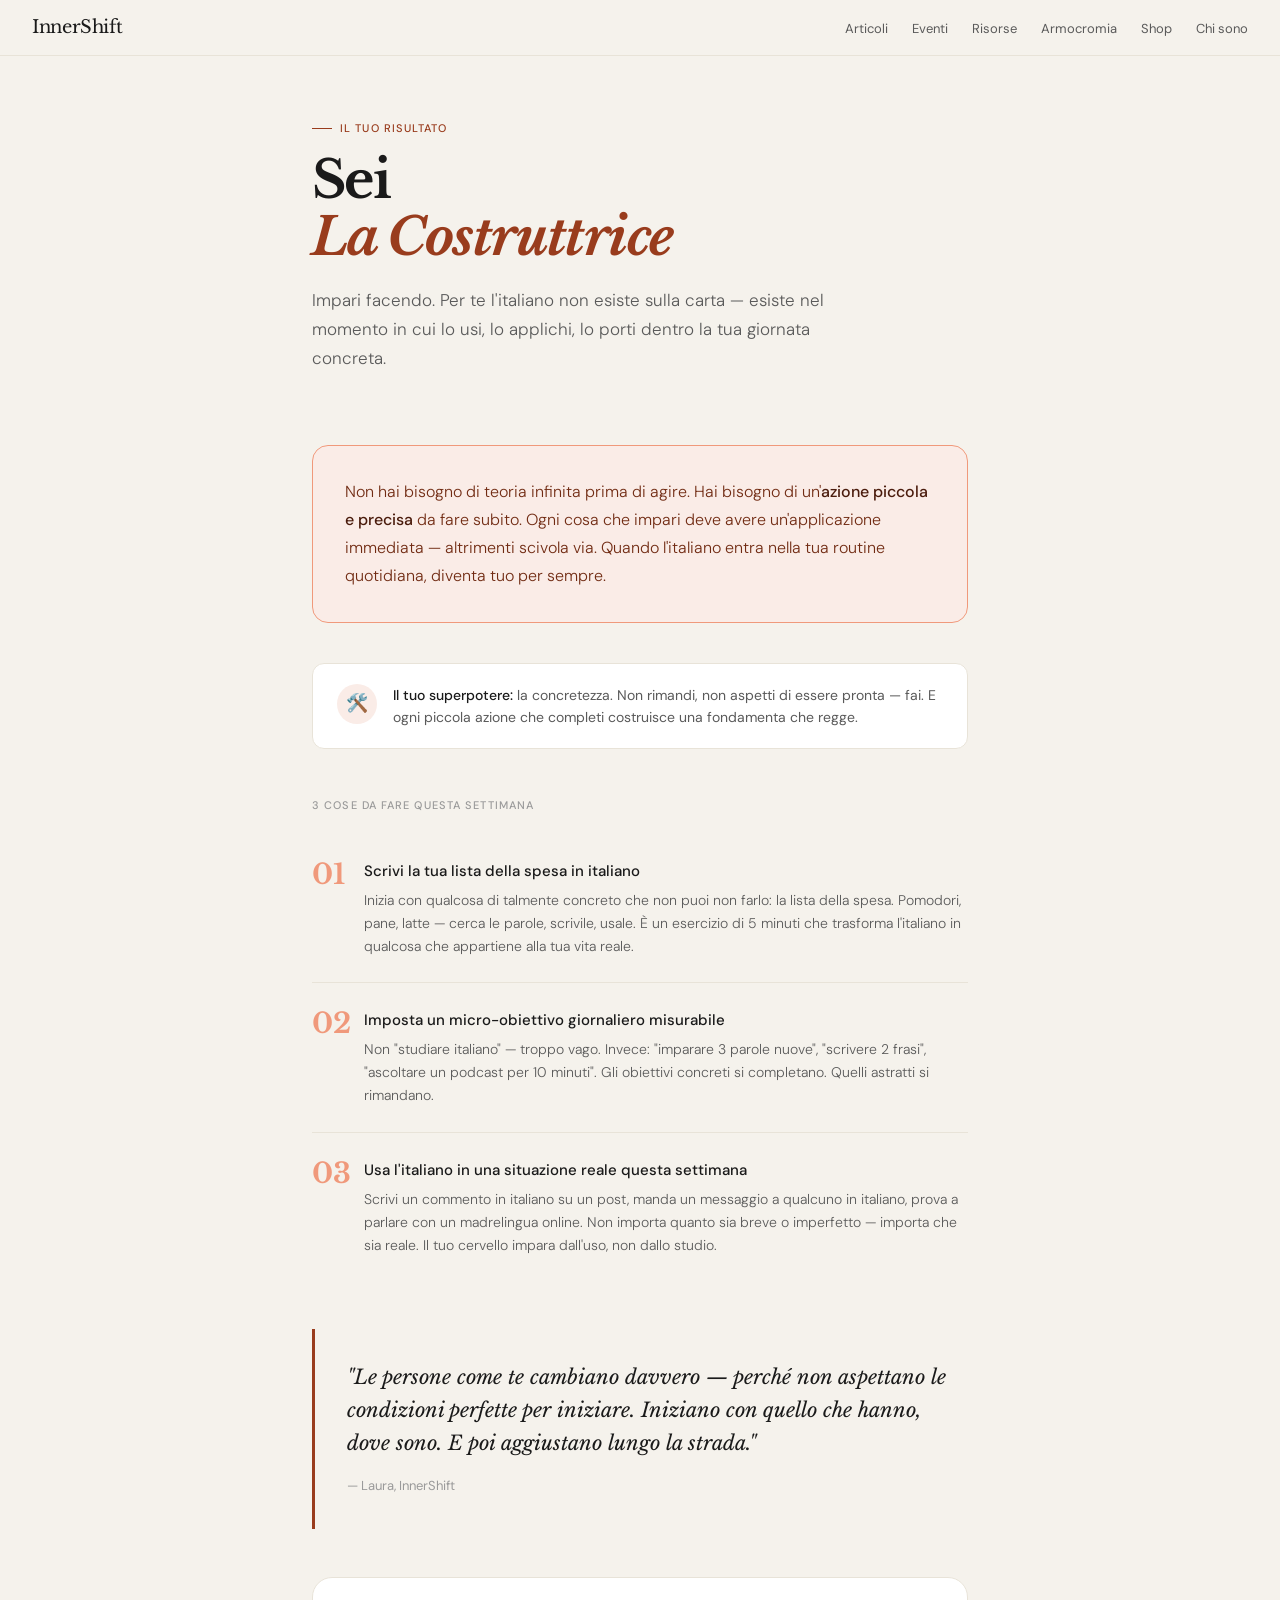
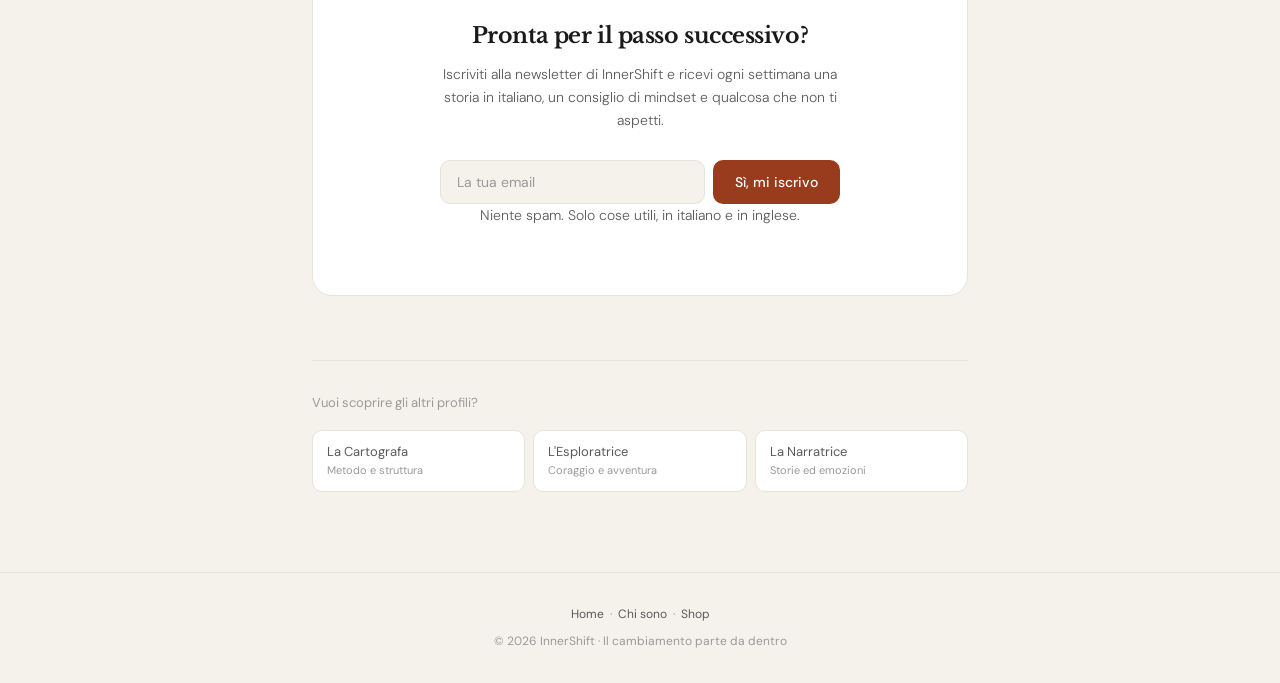
<file: risultato-costruttrice.html>
<!DOCTYPE html>
<html lang="it">
<head>
<meta charset="UTF-8">
<meta name="viewport" content="width=device-width, initial-scale=1.0">
<title>Il tuo risultato: sei La Costruttrice — InnerShift</title>
<meta name="description" content="Hai scoperto il tuo stile di apprendimento: sei La Costruttrice. La concretezza è il tuo superpotere.">
<link rel="preconnect" href="https://fonts.googleapis.com">
<link rel="preconnect" href="https://fonts.gstatic.com" crossorigin>
<link href="https://fonts.googleapis.com/css2?family=Libre+Baskerville:ital,wght@0,400;0,700;1,400&family=DM+Sans:ital,opsz,wght@0,9..40,300;0,9..40,400;0,9..40,500;1,9..40,300&display=swap" rel="stylesheet">
<style>
  *, *::before, *::after { box-sizing: border-box; margin: 0; padding: 0; }
  :root {
    --coral: #993C1D;
    --coral-light: #FAECE7;
    --coral-mid: #F0997B;
    --coral-dark: #4A1B0C;
    --beige: #f5f2ec;
    --beige-dark: #e8e3d8;
    --testo: #1a1a1a;
    --testo-sec: #5a5a5a;
    --testo-ter: #9a9a9a;
    --font-serif: 'Libre Baskerville', Georgia, serif;
    --font-sans: 'DM Sans', sans-serif;
  }
  html { scroll-behavior: smooth; }
  body { font-family: var(--font-sans); background: var(--beige); color: var(--testo); line-height: 1.6; min-height: 100vh; }
  nav { position: sticky; top: 0; z-index: 100; background: var(--beige); border-bottom: 1px solid var(--beige-dark); padding: 0 2rem; height: 56px; display: flex; align-items: center; justify-content: space-between; }
  .nav-logo { font-family: var(--font-serif); font-size: 18px; color: var(--testo); text-decoration: none; letter-spacing: -0.02em; }
  .nav-links { display: flex; gap: 1.5rem; list-style: none; }
  .nav-links a { font-size: 13px; color: var(--testo-sec); text-decoration: none; transition: color .2s; }
  .nav-links a:hover { color: var(--testo); }
  .hero { max-width: 720px; margin: 0 auto; padding: 4rem 2rem 2rem; opacity: 0; transform: translateY(20px); animation: fadeUp .7s ease forwards .1s; }
  .eyebrow { font-size: 11px; font-weight: 500; color: var(--coral); letter-spacing: .1em; text-transform: uppercase; margin-bottom: 14px; display: flex; align-items: center; gap: 8px; }
  .eyebrow::before { content: ''; display: inline-block; width: 20px; height: 1px; background: var(--coral); }
  h1 { font-family: var(--font-serif); font-size: clamp(36px, 6vw, 52px); font-weight: 700; color: var(--testo); line-height: 1.1; letter-spacing: -0.03em; margin-bottom: 20px; }
  h1 em { font-style: italic; color: var(--coral); }
  .hero-sub { font-size: 17px; color: var(--testo-sec); line-height: 1.7; max-width: 560px; font-weight: 300; }
  .content { max-width: 720px; margin: 0 auto; padding: 0 2rem 5rem; }
  .profile-card { background: var(--coral-light); border: 1px solid var(--coral-mid); border-radius: 16px; padding: 2rem; margin: 2.5rem 0; opacity: 0; transform: translateY(16px); animation: fadeUp .6s ease forwards .3s; }
  .profile-card p { font-size: 16px; color: #712B13; line-height: 1.75; font-weight: 300; }
  .profile-card strong { font-weight: 500; color: var(--coral-dark); }
  .superpotere { display: flex; align-items: flex-start; gap: 16px; background: white; border: 1px solid var(--beige-dark); border-radius: 12px; padding: 1.25rem 1.5rem; margin-bottom: 3rem; opacity: 0; animation: fadeUp .6s ease forwards .45s; }
  .superpotere-icon { width: 40px; height: 40px; border-radius: 50%; background: var(--coral-light); display: flex; align-items: center; justify-content: center; flex-shrink: 0; font-size: 18px; }
  .superpotere p { font-size: 14px; color: var(--testo-sec); line-height: 1.6; }
  .superpotere strong { font-weight: 500; color: var(--testo); }
  .section-title { font-size: 11px; font-weight: 500; color: var(--testo-ter); letter-spacing: .1em; text-transform: uppercase; margin-bottom: 1.25rem; }
  .tips { display: flex; flex-direction: column; gap: 1px; margin-bottom: 3rem; }
  .tip { display: flex; gap: 20px; align-items: flex-start; padding: 1.5rem 0; border-bottom: 1px solid var(--beige-dark); opacity: 0; animation: fadeUp .5s ease forwards; }
  .tip:nth-child(1) { animation-delay: .5s; } .tip:nth-child(2) { animation-delay: .6s; } .tip:nth-child(3) { animation-delay: .7s; }
  .tip:last-child { border-bottom: none; }
  .tip-num { font-family: var(--font-serif); font-size: 28px; font-weight: 700; color: var(--coral-mid); line-height: 1; min-width: 32px; padding-top: 2px; }
  .tip-title { font-size: 15px; font-weight: 500; color: var(--testo); margin-bottom: 6px; }
  .tip-desc { font-size: 14px; color: var(--testo-sec); line-height: 1.65; font-weight: 300; }
  .quote-block { margin: 3rem 0; padding: 2rem 0 2rem 2rem; border-left: 3px solid var(--coral); opacity: 0; animation: fadeUp .6s ease forwards .8s; }
  blockquote { font-family: var(--font-serif); font-size: clamp(17px, 2.5vw, 20px); font-style: italic; color: var(--testo); line-height: 1.65; margin-bottom: 16px; }
  .quote-author { font-size: 13px; color: var(--testo-ter); }
  .cta-card { background: white; border: 1px solid var(--beige-dark); border-radius: 20px; padding: 2.5rem; text-align: center; opacity: 0; animation: fadeUp .6s ease forwards .9s; }
  .cta-card h2 { font-family: var(--font-serif); font-size: 22px; font-weight: 700; color: var(--testo); margin-bottom: 10px; letter-spacing: -0.02em; }
  .cta-card p { font-size: 14px; color: var(--testo-sec); line-height: 1.65; max-width: 420px; margin: 0 auto 1.75rem; font-weight: 300; }
  .cta-form { display: flex; gap: 8px; max-width: 400px; margin: 0 auto; }
  .cta-form input { flex: 1; padding: 12px 16px; border: 1px solid var(--beige-dark); border-radius: 10px; font-family: var(--font-sans); font-size: 14px; color: var(--testo); background: var(--beige); outline: none; transition: border-color .2s; }
  .cta-form input:focus { border-color: var(--coral); }
  .cta-form input::placeholder { color: var(--testo-ter); }
  .cta-btn { padding: 12px 22px; background: var(--coral); color: white; border: none; border-radius: 10px; font-family: var(--font-sans); font-size: 14px; font-weight: 500; cursor: pointer; transition: background .2s, transform .15s; white-space: nowrap; }
  .cta-btn:hover { background: var(--coral-dark); transform: translateY(-1px); }
  .cta-micro { font-size: 11px; color: var(--testo-ter); margin: 12px 0 0; }
  .altri { margin-top: 4rem; padding-top: 2rem; border-top: 1px solid var(--beige-dark); }
  .altri-title { font-size: 13px; color: var(--testo-ter); margin-bottom: 1rem; }
  .altri-grid { display: grid; grid-template-columns: repeat(auto-fit, minmax(150px, 1fr)); gap: 8px; }
  .altro-btn { background: white; border: 1px solid var(--beige-dark); border-radius: 10px; padding: 12px 14px; font-family: var(--font-sans); font-size: 13px; color: var(--testo-sec); cursor: pointer; text-align: left; transition: border-color .2s, color .2s; line-height: 1.4; }
  .altro-btn span { display: block; font-size: 11px; color: var(--testo-ter); margin-top: 2px; }
  .altro-btn:hover { border-color: var(--coral-mid); color: var(--testo); }
  footer { border-top: 1px solid var(--beige-dark); padding: 2rem; text-align: center; font-size: 12px; color: var(--testo-ter); }
  footer a { color: var(--testo-sec); text-decoration: none; }
  footer a:hover { color: var(--testo); }
  @keyframes fadeUp { to { opacity: 1; transform: translateY(0); } }
  @media (max-width: 600px) { nav { padding: 0 1.25rem; } .nav-links { display: none; } .hero, .content { padding-left: 1.25rem; padding-right: 1.25rem; } .hero { padding-top: 2.5rem; } .cta-form { flex-direction: column; } .cta-card { padding: 1.75rem 1.25rem; } .quote-block { padding-left: 1.25rem; } }
</style>
</head>
<body>
<nav>
  <a href="index.html" class="nav-logo">InnerShift</a>
  <ul class="nav-links">
    <li><a href="index.html#articoli">Articoli</a></li>
    <li><a href="index.html#eventi">Eventi</a></li>
    <li><a href="index.html#risorse">Risorse</a></li>
    <li><a href="armocromia.html">Armocromia</a></li>
    <li><a href="shop.html">Shop</a></li>
    <li><a href="chi-sono.html">Chi sono</a></li>
  </ul>
</nav>
<div class="hero">
  <p class="eyebrow">Il tuo risultato</p>
  <h1>Sei<br><em>La Costruttrice</em></h1>
  <p class="hero-sub">Impari facendo. Per te l'italiano non esiste sulla carta — esiste nel momento in cui lo usi, lo applichi, lo porti dentro la tua giornata concreta.</p>
</div>
<div class="content">
  <div class="profile-card">
    <p>Non hai bisogno di teoria infinita prima di agire. Hai bisogno di un'<strong>azione piccola e precisa</strong> da fare subito. Ogni cosa che impari deve avere un'applicazione immediata — altrimenti scivola via. Quando l'italiano entra nella tua routine quotidiana, diventa tuo per sempre.</p>
  </div>
  <div class="superpotere">
    <div class="superpotere-icon">🛠️</div>
    <p><strong>Il tuo superpotere:</strong> la concretezza. Non rimandi, non aspetti di essere pronta — fai. E ogni piccola azione che completi costruisce una fondamenta che regge.</p>
  </div>
  <p class="section-title">3 cose da fare questa settimana</p>
  <div class="tips">
    <div class="tip">
      <div class="tip-num">01</div>
      <div>
        <p class="tip-title">Scrivi la tua lista della spesa in italiano</p>
        <p class="tip-desc">Inizia con qualcosa di talmente concreto che non puoi non farlo: la lista della spesa. Pomodori, pane, latte — cerca le parole, scrivile, usale. È un esercizio di 5 minuti che trasforma l'italiano in qualcosa che appartiene alla tua vita reale.</p>
      </div>
    </div>
    <div class="tip">
      <div class="tip-num">02</div>
      <div>
        <p class="tip-title">Imposta un micro-obiettivo giornaliero misurabile</p>
        <p class="tip-desc">Non "studiare italiano" — troppo vago. Invece: "imparare 3 parole nuove", "scrivere 2 frasi", "ascoltare un podcast per 10 minuti". Gli obiettivi concreti si completano. Quelli astratti si rimandano.</p>
      </div>
    </div>
    <div class="tip">
      <div class="tip-num">03</div>
      <div>
        <p class="tip-title">Usa l'italiano in una situazione reale questa settimana</p>
        <p class="tip-desc">Scrivi un commento in italiano su un post, manda un messaggio a qualcuno in italiano, prova a parlare con un madrelingua online. Non importa quanto sia breve o imperfetto — importa che sia reale. Il tuo cervello impara dall'uso, non dallo studio.</p>
      </div>
    </div>
  </div>
  <div class="quote-block">
    <blockquote>"Le persone come te cambiano davvero — perché non aspettano le condizioni perfette per iniziare. Iniziano con quello che hanno, dove sono. E poi aggiustano lungo la strada."</blockquote>
    <p class="quote-author">— Laura, InnerShift</p>
  </div>
  <div class="cta-card">
    <h2>Pronta per il passo successivo?</h2>
    <p>Iscriviti alla newsletter di InnerShift e ricevi ogni settimana una storia in italiano, un consiglio di mindset e qualcosa che non ti aspetti.</p>
    <div class="cta-form">
      <input type="email" placeholder="La tua email" id="email-input" />
      <button class="cta-btn" onclick="handleSubscribe()">Sì, mi iscrivo</button>
    </div>
    <p class="cta-micro">Niente spam. Solo cose utili, in italiano e in inglese.</p>
  </div>
  <div class="altri">
    <p class="altri-title">Vuoi scoprire gli altri profili?</p>
    <div class="altri-grid">
      <button class="altro-btn">La Cartografa<span>Metodo e struttura</span></button>
      <button class="altro-btn">L'Esploratrice<span>Coraggio e avventura</span></button>
      <button class="altro-btn">La Narratrice<span>Storie ed emozioni</span></button>
    </div>
  </div>
</div>
<footer>
  <p style="margin-bottom:8px"><a href="index.html">Home</a> &nbsp;·&nbsp; <a href="chi-sono.html">Chi sono</a> &nbsp;·&nbsp; <a href="shop.html">Shop</a></p>
  <p>© 2026 InnerShift · Il cambiamento parte da dentro</p>
</footer>
<script>
  const SUPABASE_URL = 'https://akopbkorpqkszvcgkfzj.supabase.co';
  const SUPABASE_KEY = 'eyJhbGciOiJIUzI1NiIsInR5cCI6IkpXVCJ9.eyJpc3MiOiJzdXBhYmFzZSIsInJlZiI6ImFrb3Bia29ycHFrc3p2Y2drZnpqIiwicm9sZSI6ImFub24iLCJpYXQiOjE3NzgwODkwMTYsImV4cCI6MjA5MzY2NTAxNn0.DULsYEDfcad-LYk6npJAyUPTQH75TzxHGucBi3cdJS4';
  async function handleSubscribe() {
    const email = document.getElementById('email-input').value.trim();
    if (!email || !email.includes('@')) { alert('Inserisci un indirizzo email valido.'); return; }
    const btn = document.querySelector('.cta-btn');
    btn.textContent = 'Iscrizione in corso…'; btn.disabled = true;
    try {
      const res = await fetch(`${SUPABASE_URL}/rest/v1/newsletter`, { method: 'POST', headers: { 'Content-Type': 'application/json', 'apikey': SUPABASE_KEY, 'Authorization': `Bearer ${SUPABASE_KEY}`, 'Prefer': 'return=minimal' }, body: JSON.stringify({ email, profilo: 'costruttrice', source: 'quiz' }) });
      if (res.ok || res.status === 201) { btn.textContent = 'Iscrizione confermata'; btn.style.background = '#4a7c59'; document.getElementById('email-input').value = ''; }
      else { throw new Error(); }
    } catch { btn.textContent = 'Sì, mi iscrivo'; btn.disabled = false; alert('Qualcosa non ha funzionato. Riprova tra poco.'); }
  }
</script>
</body>
</html>
</file>
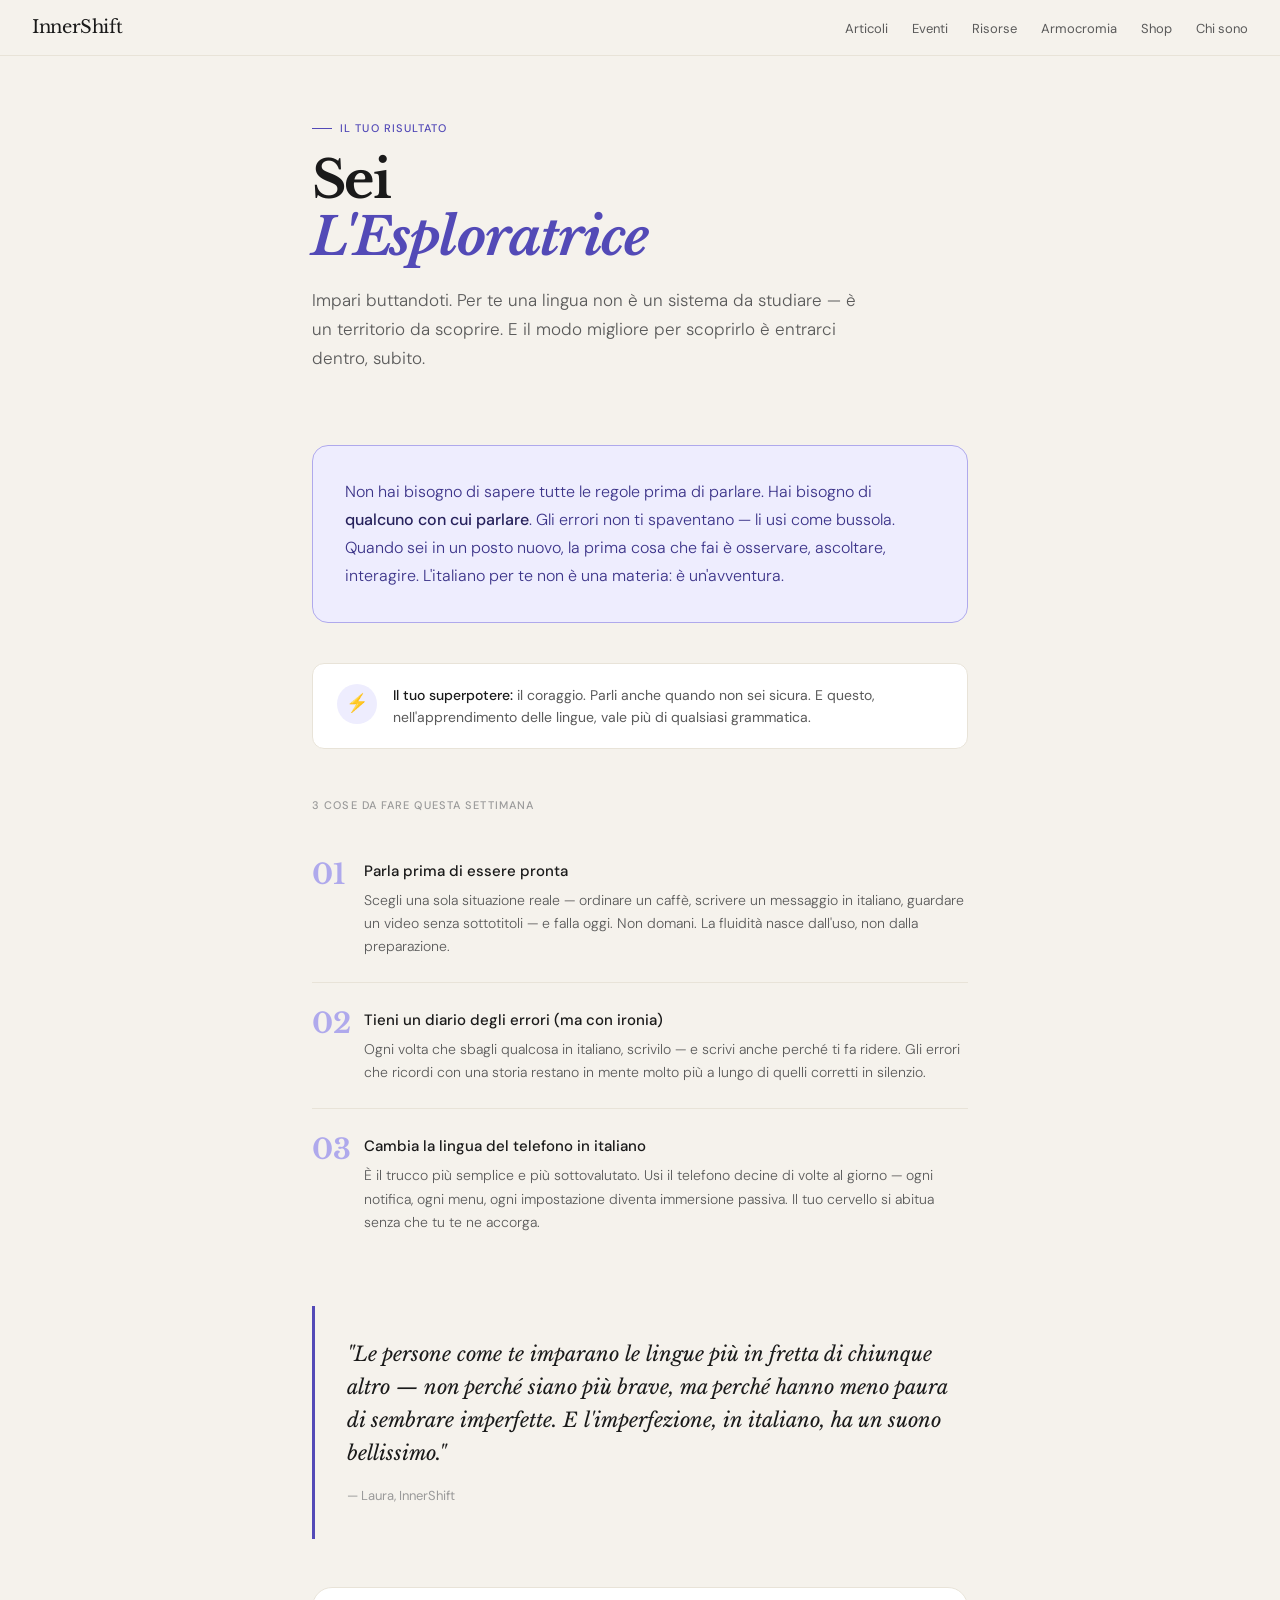
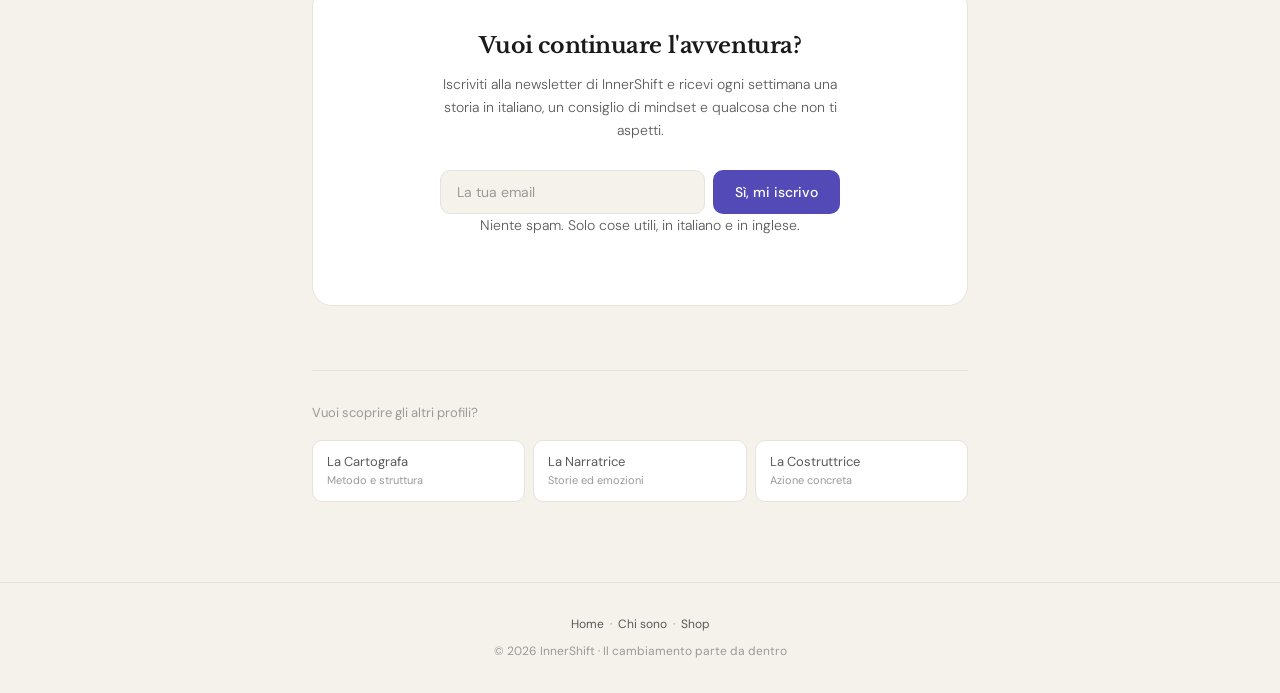
<file: risultato-esploratrice.html>
<!DOCTYPE html>
<html lang="it">
<head>
<meta charset="UTF-8">
<meta name="viewport" content="width=device-width, initial-scale=1.0">
<title>Il tuo risultato: sei L'Esploratrice — InnerShift</title>
<meta name="description" content="Hai scoperto il tuo stile di apprendimento: sei L'Esploratrice. Impari buttandoti, il coraggio è il tuo superpotere.">
<link rel="preconnect" href="https://fonts.googleapis.com">
<link rel="preconnect" href="https://fonts.gstatic.com" crossorigin>
<link href="https://fonts.googleapis.com/css2?family=Libre+Baskerville:ital,wght@0,400;0,700;1,400&family=DM+Sans:ital,opsz,wght@0,9..40,300;0,9..40,400;0,9..40,500;1,9..40,300&display=swap" rel="stylesheet">
<style>
  *, *::before, *::after { box-sizing: border-box; margin: 0; padding: 0; }

  :root {
    --verde: #4a7c59;
    --verde-light: #e8f0eb;
    --viola: #534AB7;
    --viola-light: #EEEDFE;
    --viola-mid: #AFA9EC;
    --viola-dark: #26215C;
    --beige: #f5f2ec;
    --beige-dark: #e8e3d8;
    --testo: #1a1a1a;
    --testo-sec: #5a5a5a;
    --testo-ter: #9a9a9a;
    --font-serif: 'Libre Baskerville', Georgia, serif;
    --font-sans: 'DM Sans', sans-serif;
  }

  html { scroll-behavior: smooth; }

  body {
    font-family: var(--font-sans);
    background: var(--beige);
    color: var(--testo);
    line-height: 1.6;
    min-height: 100vh;
  }

  /* NAV */
  nav {
    position: sticky;
    top: 0;
    z-index: 100;
    background: var(--beige);
    border-bottom: 1px solid var(--beige-dark);
    padding: 0 2rem;
    height: 56px;
    display: flex;
    align-items: center;
    justify-content: space-between;
  }
  .nav-logo {
    font-family: var(--font-serif);
    font-size: 18px;
    color: var(--testo);
    text-decoration: none;
    letter-spacing: -0.02em;
  }
  .nav-links {
    display: flex;
    gap: 1.5rem;
    list-style: none;
  }
  .nav-links a {
    font-size: 13px;
    color: var(--testo-sec);
    text-decoration: none;
    transition: color .2s;
  }
  .nav-links a:hover { color: var(--testo); }

  /* HERO */
  .hero {
    max-width: 720px;
    margin: 0 auto;
    padding: 4rem 2rem 2rem;
    opacity: 0;
    transform: translateY(20px);
    animation: fadeUp .7s ease forwards .1s;
  }
  .eyebrow {
    font-size: 11px;
    font-weight: 500;
    color: var(--viola);
    letter-spacing: .1em;
    text-transform: uppercase;
    margin-bottom: 14px;
    display: flex;
    align-items: center;
    gap: 8px;
  }
  .eyebrow::before {
    content: '';
    display: inline-block;
    width: 20px;
    height: 1px;
    background: var(--viola);
  }
  h1 {
    font-family: var(--font-serif);
    font-size: clamp(36px, 6vw, 52px);
    font-weight: 700;
    color: var(--testo);
    line-height: 1.1;
    letter-spacing: -0.03em;
    margin-bottom: 20px;
  }
  h1 em {
    font-style: italic;
    color: var(--viola);
  }
  .hero-sub {
    font-size: 17px;
    color: var(--testo-sec);
    line-height: 1.7;
    max-width: 560px;
    font-weight: 300;
  }

  /* CONTENT */
  .content {
    max-width: 720px;
    margin: 0 auto;
    padding: 0 2rem 5rem;
  }

  /* PROFILO CARD */
  .profile-card {
    background: var(--viola-light);
    border: 1px solid var(--viola-mid);
    border-radius: 16px;
    padding: 2rem;
    margin: 2.5rem 0;
    opacity: 0;
    transform: translateY(16px);
    animation: fadeUp .6s ease forwards .3s;
  }
  .profile-card p {
    font-size: 16px;
    color: #3C3489;
    line-height: 1.75;
    font-weight: 300;
  }
  .profile-card strong {
    font-weight: 500;
    color: var(--viola-dark);
  }

  /* SUPERPOTERE */
  .superpotere {
    display: flex;
    align-items: flex-start;
    gap: 16px;
    background: white;
    border: 1px solid var(--beige-dark);
    border-radius: 12px;
    padding: 1.25rem 1.5rem;
    margin-bottom: 3rem;
    opacity: 0;
    animation: fadeUp .6s ease forwards .45s;
  }
  .superpotere-icon {
    width: 40px;
    height: 40px;
    border-radius: 50%;
    background: var(--viola-light);
    display: flex;
    align-items: center;
    justify-content: center;
    flex-shrink: 0;
    font-size: 18px;
  }
  .superpotere p {
    font-size: 14px;
    color: var(--testo-sec);
    line-height: 1.6;
  }
  .superpotere strong {
    font-weight: 500;
    color: var(--testo);
  }

  /* SECTION TITLE */
  .section-title {
    font-size: 11px;
    font-weight: 500;
    color: var(--testo-ter);
    letter-spacing: .1em;
    text-transform: uppercase;
    margin-bottom: 1.25rem;
  }

  /* TIPS */
  .tips { display: flex; flex-direction: column; gap: 1px; margin-bottom: 3rem; }
  .tip {
    display: flex;
    gap: 20px;
    align-items: flex-start;
    padding: 1.5rem 0;
    border-bottom: 1px solid var(--beige-dark);
    opacity: 0;
    animation: fadeUp .5s ease forwards;
  }
  .tip:nth-child(1) { animation-delay: .5s; }
  .tip:nth-child(2) { animation-delay: .6s; }
  .tip:nth-child(3) { animation-delay: .7s; }
  .tip:last-child { border-bottom: none; }
  .tip-num {
    font-family: var(--font-serif);
    font-size: 28px;
    font-weight: 700;
    color: var(--viola-mid);
    line-height: 1;
    min-width: 32px;
    padding-top: 2px;
  }
  .tip-title {
    font-size: 15px;
    font-weight: 500;
    color: var(--testo);
    margin-bottom: 6px;
  }
  .tip-desc {
    font-size: 14px;
    color: var(--testo-sec);
    line-height: 1.65;
    font-weight: 300;
  }

  /* QUOTE */
  .quote-block {
    margin: 3rem 0;
    padding: 2rem 0 2rem 2rem;
    border-left: 3px solid var(--viola);
    opacity: 0;
    animation: fadeUp .6s ease forwards .8s;
  }
  blockquote {
    font-family: var(--font-serif);
    font-size: clamp(17px, 2.5vw, 20px);
    font-style: italic;
    color: var(--testo);
    line-height: 1.65;
    margin-bottom: 16px;
  }
  .quote-author {
    font-size: 13px;
    color: var(--testo-ter);
    font-weight: 400;
  }

  /* CTA */
  .cta-card {
    background: white;
    border: 1px solid var(--beige-dark);
    border-radius: 20px;
    padding: 2.5rem;
    text-align: center;
    opacity: 0;
    animation: fadeUp .6s ease forwards .9s;
  }
  .cta-card h2 {
    font-family: var(--font-serif);
    font-size: 22px;
    font-weight: 700;
    color: var(--testo);
    margin-bottom: 10px;
    letter-spacing: -0.02em;
  }
  .cta-card p {
    font-size: 14px;
    color: var(--testo-sec);
    line-height: 1.65;
    max-width: 420px;
    margin: 0 auto 1.75rem;
    font-weight: 300;
  }
  .cta-form {
    display: flex;
    gap: 8px;
    max-width: 400px;
    margin: 0 auto;
  }
  .cta-form input {
    flex: 1;
    padding: 12px 16px;
    border: 1px solid var(--beige-dark);
    border-radius: 10px;
    font-family: var(--font-sans);
    font-size: 14px;
    color: var(--testo);
    background: var(--beige);
    outline: none;
    transition: border-color .2s;
  }
  .cta-form input:focus { border-color: var(--viola); }
  .cta-form input::placeholder { color: var(--testo-ter); }
  .cta-btn {
    padding: 12px 22px;
    background: var(--viola);
    color: white;
    border: none;
    border-radius: 10px;
    font-family: var(--font-sans);
    font-size: 14px;
    font-weight: 500;
    cursor: pointer;
    transition: background .2s, transform .15s;
    white-space: nowrap;
  }
  .cta-btn:hover { background: var(--viola-dark); transform: translateY(-1px); }
  .cta-micro {
    font-size: 11px;
    color: var(--testo-ter);
    margin: 12px 0 0;
  }

  /* ALTRI PROFILI */
  .altri {
    margin-top: 4rem;
    padding-top: 2rem;
    border-top: 1px solid var(--beige-dark);
  }
  .altri-title {
    font-size: 13px;
    color: var(--testo-ter);
    margin-bottom: 1rem;
    font-weight: 400;
  }
  .altri-grid {
    display: grid;
    grid-template-columns: repeat(auto-fit, minmax(150px, 1fr));
    gap: 8px;
  }
  .altro-btn {
    background: white;
    border: 1px solid var(--beige-dark);
    border-radius: 10px;
    padding: 12px 14px;
    font-family: var(--font-sans);
    font-size: 13px;
    color: var(--testo-sec);
    cursor: pointer;
    text-align: left;
    transition: border-color .2s, color .2s;
    line-height: 1.4;
  }
  .altro-btn span {
    display: block;
    font-size: 11px;
    color: var(--testo-ter);
    margin-top: 2px;
  }
  .altro-btn:hover { border-color: var(--viola-mid); color: var(--testo); }

  /* FOOTER */
  footer {
    border-top: 1px solid var(--beige-dark);
    padding: 2rem;
    text-align: center;
    font-size: 12px;
    color: var(--testo-ter);
  }
  footer a { color: var(--testo-sec); text-decoration: none; }
  footer a:hover { color: var(--testo); }

  /* ANIMATIONS */
  @keyframes fadeUp {
    to { opacity: 1; transform: translateY(0); }
  }

  /* RESPONSIVE */
  @media (max-width: 600px) {
    nav { padding: 0 1.25rem; }
    .nav-links { display: none; }
    .hero, .content { padding-left: 1.25rem; padding-right: 1.25rem; }
    .hero { padding-top: 2.5rem; }
    .cta-form { flex-direction: column; }
    .cta-card { padding: 1.75rem 1.25rem; }
    .quote-block { padding-left: 1.25rem; }
  }
</style>
</head>
<body>

<nav>
  <a href="index.html" class="nav-logo">InnerShift</a>
  <ul class="nav-links">
    <li><a href="index.html#articoli">Articoli</a></li>
    <li><a href="index.html#eventi">Eventi</a></li>
    <li><a href="index.html#risorse">Risorse</a></li>
    <li><a href="armocromia.html">Armocromia</a></li>
    <li><a href="shop.html">Shop</a></li>
    <li><a href="chi-sono.html">Chi sono</a></li>
  </ul>
</nav>

<div class="hero">
  <p class="eyebrow">Il tuo risultato</p>
  <h1>Sei<br><em>L'Esploratrice</em></h1>
  <p class="hero-sub">Impari buttandoti. Per te una lingua non è un sistema da studiare — è un territorio da scoprire. E il modo migliore per scoprirlo è entrarci dentro, subito.</p>
</div>

<div class="content">

  <div class="profile-card">
    <p>Non hai bisogno di sapere tutte le regole prima di parlare. Hai bisogno di <strong>qualcuno con cui parlare</strong>. Gli errori non ti spaventano — li usi come bussola. Quando sei in un posto nuovo, la prima cosa che fai è osservare, ascoltare, interagire. L'italiano per te non è una materia: è un'avventura.</p>
  </div>

  <div class="superpotere">
    <div class="superpotere-icon">⚡</div>
    <p><strong>Il tuo superpotere:</strong> il coraggio. Parli anche quando non sei sicura. E questo, nell'apprendimento delle lingue, vale più di qualsiasi grammatica.</p>
  </div>

  <p class="section-title">3 cose da fare questa settimana</p>
  <div class="tips">
    <div class="tip">
      <div class="tip-num">01</div>
      <div>
        <p class="tip-title">Parla prima di essere pronta</p>
        <p class="tip-desc">Scegli una sola situazione reale — ordinare un caffè, scrivere un messaggio in italiano, guardare un video senza sottotitoli — e falla oggi. Non domani. La fluidità nasce dall'uso, non dalla preparazione.</p>
      </div>
    </div>
    <div class="tip">
      <div class="tip-num">02</div>
      <div>
        <p class="tip-title">Tieni un diario degli errori (ma con ironia)</p>
        <p class="tip-desc">Ogni volta che sbagli qualcosa in italiano, scrivilo — e scrivi anche perché ti fa ridere. Gli errori che ricordi con una storia restano in mente molto più a lungo di quelli corretti in silenzio.</p>
      </div>
    </div>
    <div class="tip">
      <div class="tip-num">03</div>
      <div>
        <p class="tip-title">Cambia la lingua del telefono in italiano</p>
        <p class="tip-desc">È il trucco più semplice e più sottovalutato. Usi il telefono decine di volte al giorno — ogni notifica, ogni menu, ogni impostazione diventa immersione passiva. Il tuo cervello si abitua senza che tu te ne accorga.</p>
      </div>
    </div>
  </div>

  <div class="quote-block">
    <blockquote>"Le persone come te imparano le lingue più in fretta di chiunque altro — non perché siano più brave, ma perché hanno meno paura di sembrare imperfette. E l'imperfezione, in italiano, ha un suono bellissimo."</blockquote>
    <p class="quote-author">— Laura, InnerShift</p>
  </div>

  <div class="cta-card">
    <h2>Vuoi continuare l'avventura?</h2>
    <p>Iscriviti alla newsletter di InnerShift e ricevi ogni settimana una storia in italiano, un consiglio di mindset e qualcosa che non ti aspetti.</p>
    <div class="cta-form">
      <input type="email" placeholder="La tua email" id="email-input" />
      <button class="cta-btn" onclick="handleSubscribe()">Sì, mi iscrivo</button>
    </div>
    <p class="cta-micro">Niente spam. Solo cose utili, in italiano e in inglese.</p>
  </div>

  <div class="altri">
    <p class="altri-title">Vuoi scoprire gli altri profili?</p>
    <div class="altri-grid">
      <button class="altro-btn">La Cartografa<span>Metodo e struttura</span></button>
      <button class="altro-btn">La Narratrice<span>Storie ed emozioni</span></button>
      <button class="altro-btn">La Costruttrice<span>Azione concreta</span></button>
    </div>
  </div>

</div>

<footer>
  <p style="margin-bottom:8px">
    <a href="index.html">Home</a> &nbsp;·&nbsp;
    <a href="chi-sono.html">Chi sono</a> &nbsp;·&nbsp;
    <a href="shop.html">Shop</a>
  </p>
  <p>© 2026 InnerShift · Il cambiamento parte da dentro</p>
</footer>

<script>
  const SUPABASE_URL = 'https://akopbkorpqkszvcgkfzj.supabase.co';
  const SUPABASE_KEY = 'eyJhbGciOiJIUzI1NiIsInR5cCI6IkpXVCJ9.eyJpc3MiOiJzdXBhYmFzZSIsInJlZiI6ImFrb3Bia29ycHFrc3p2Y2drZnpqIiwicm9sZSI6ImFub24iLCJpYXQiOjE3NzgwODkwMTYsImV4cCI6MjA5MzY2NTAxNn0.DULsYEDfcad-LYk6npJAyUPTQH75TzxHGucBi3cdJS4';

  async function handleSubscribe() {
    const email = document.getElementById('email-input').value.trim();
    if (!email || !email.includes('@')) {
      alert('Inserisci un indirizzo email valido.');
      return;
    }
    const btn = document.querySelector('.cta-btn');
    btn.textContent = 'Iscrizione in corso…';
    btn.disabled = true;
    try {
      const res = await fetch(`${SUPABASE_URL}/rest/v1/newsletter`, {
        method: 'POST',
        headers: {
          'Content-Type': 'application/json',
          'apikey': SUPABASE_KEY,
          'Authorization': `Bearer ${SUPABASE_KEY}`,
          'Prefer': 'return=minimal'
        },
        body: JSON.stringify({ email, profilo: 'esploratrice', source: 'quiz' })
      });
      if (res.ok || res.status === 201) {
        btn.textContent = 'Iscrizione confermata';
        btn.style.background = '#4a7c59';
        document.getElementById('email-input').value = '';
      } else {
        throw new Error();
      }
    } catch {
      btn.textContent = 'Sì, mi iscrivo';
      btn.disabled = false;
      alert('Qualcosa non ha funzionato. Riprova tra poco.');
    }
  }
</script>

</body>
</html>
</file>
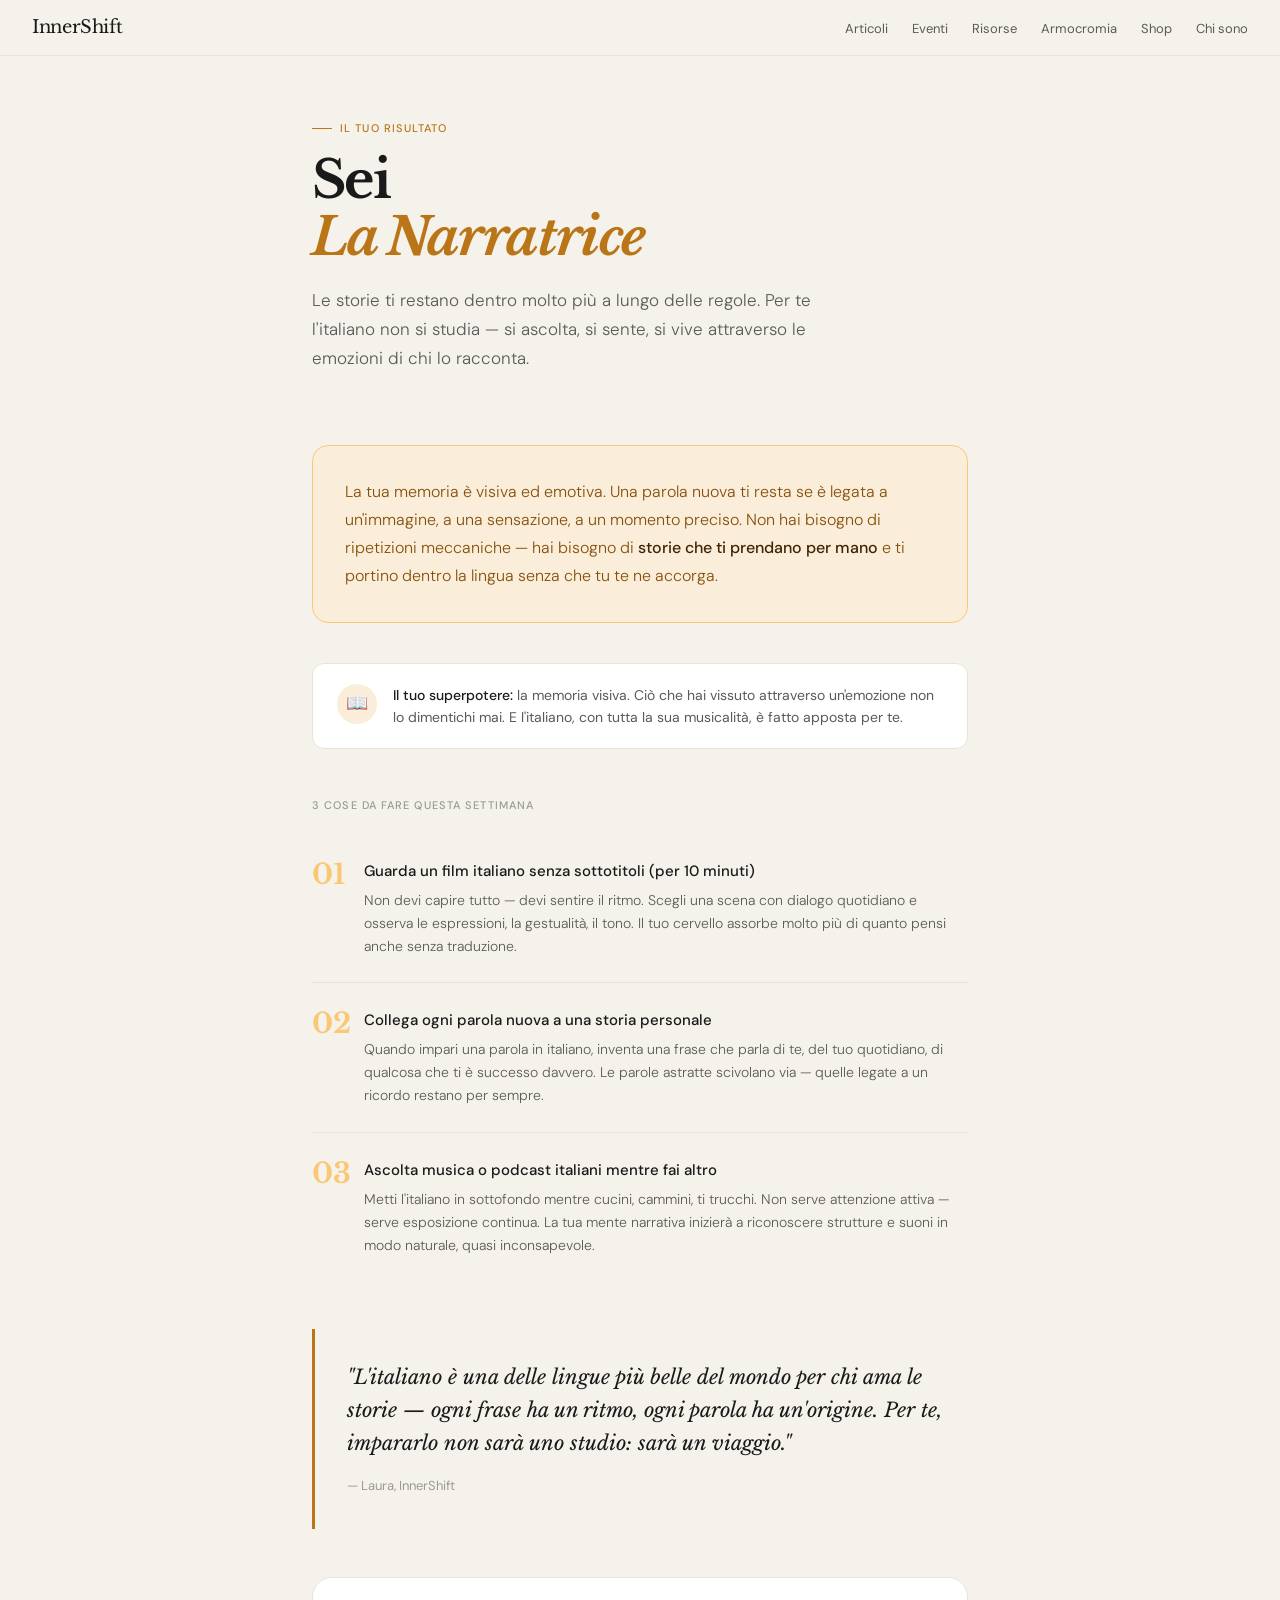
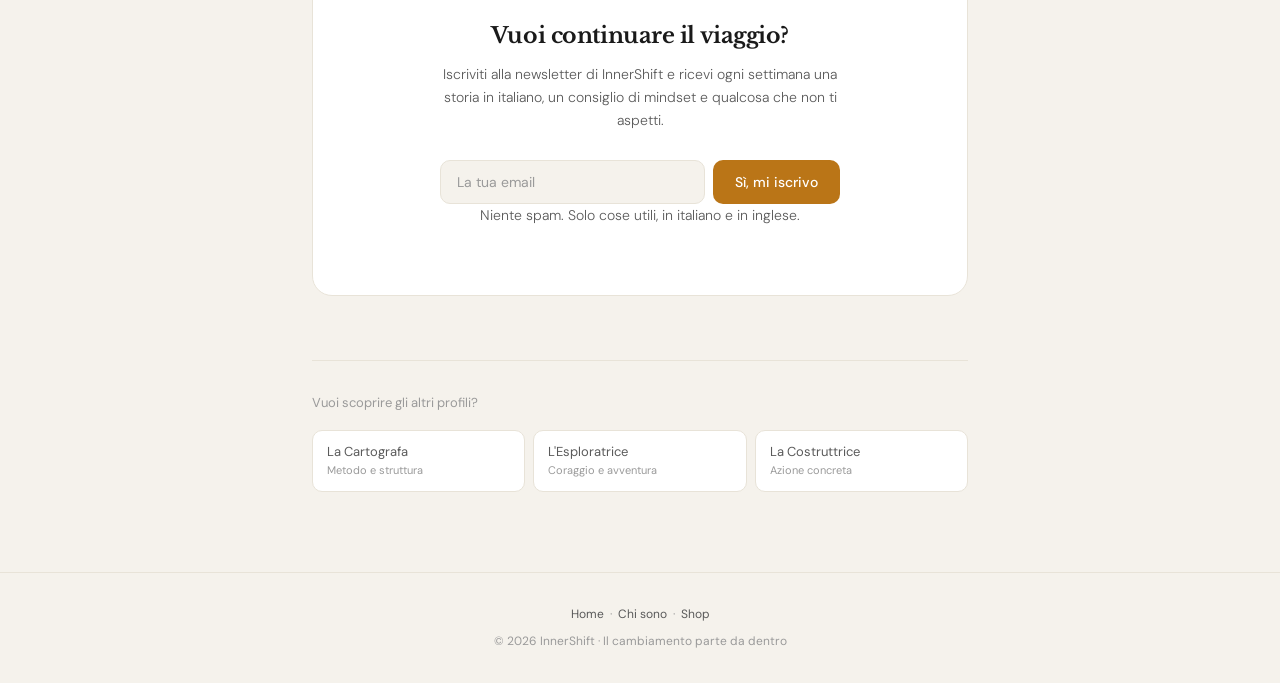
<file: risultato-narratrice.html>
<!DOCTYPE html>
<html lang="it">
<head>
<meta charset="UTF-8">
<meta name="viewport" content="width=device-width, initial-scale=1.0">
<title>Il tuo risultato: sei La Narratrice — InnerShift</title>
<meta name="description" content="Hai scoperto il tuo stile di apprendimento: sei La Narratrice. Le storie sono il tuo superpotere.">
<link rel="preconnect" href="https://fonts.googleapis.com">
<link rel="preconnect" href="https://fonts.gstatic.com" crossorigin>
<link href="https://fonts.googleapis.com/css2?family=Libre+Baskerville:ital,wght@0,400;0,700;1,400&family=DM+Sans:ital,opsz,wght@0,9..40,300;0,9..40,400;0,9..40,500;1,9..40,300&display=swap" rel="stylesheet">
<style>
  *, *::before, *::after { box-sizing: border-box; margin: 0; padding: 0; }
  :root {
    --amber: #BA7517;
    --amber-light: #FAEEDA;
    --amber-mid: #FAC775;
    --amber-dark: #412402;
    --beige: #f5f2ec;
    --beige-dark: #e8e3d8;
    --testo: #1a1a1a;
    --testo-sec: #5a5a5a;
    --testo-ter: #9a9a9a;
    --font-serif: 'Libre Baskerville', Georgia, serif;
    --font-sans: 'DM Sans', sans-serif;
  }
  html { scroll-behavior: smooth; }
  body { font-family: var(--font-sans); background: var(--beige); color: var(--testo); line-height: 1.6; min-height: 100vh; }
  nav { position: sticky; top: 0; z-index: 100; background: var(--beige); border-bottom: 1px solid var(--beige-dark); padding: 0 2rem; height: 56px; display: flex; align-items: center; justify-content: space-between; }
  .nav-logo { font-family: var(--font-serif); font-size: 18px; color: var(--testo); text-decoration: none; letter-spacing: -0.02em; }
  .nav-links { display: flex; gap: 1.5rem; list-style: none; }
  .nav-links a { font-size: 13px; color: var(--testo-sec); text-decoration: none; transition: color .2s; }
  .nav-links a:hover { color: var(--testo); }
  .hero { max-width: 720px; margin: 0 auto; padding: 4rem 2rem 2rem; opacity: 0; transform: translateY(20px); animation: fadeUp .7s ease forwards .1s; }
  .eyebrow { font-size: 11px; font-weight: 500; color: var(--amber); letter-spacing: .1em; text-transform: uppercase; margin-bottom: 14px; display: flex; align-items: center; gap: 8px; }
  .eyebrow::before { content: ''; display: inline-block; width: 20px; height: 1px; background: var(--amber); }
  h1 { font-family: var(--font-serif); font-size: clamp(36px, 6vw, 52px); font-weight: 700; color: var(--testo); line-height: 1.1; letter-spacing: -0.03em; margin-bottom: 20px; }
  h1 em { font-style: italic; color: var(--amber); }
  .hero-sub { font-size: 17px; color: var(--testo-sec); line-height: 1.7; max-width: 560px; font-weight: 300; }
  .content { max-width: 720px; margin: 0 auto; padding: 0 2rem 5rem; }
  .profile-card { background: var(--amber-light); border: 1px solid var(--amber-mid); border-radius: 16px; padding: 2rem; margin: 2.5rem 0; opacity: 0; transform: translateY(16px); animation: fadeUp .6s ease forwards .3s; }
  .profile-card p { font-size: 16px; color: #854F0B; line-height: 1.75; font-weight: 300; }
  .profile-card strong { font-weight: 500; color: var(--amber-dark); }
  .superpotere { display: flex; align-items: flex-start; gap: 16px; background: white; border: 1px solid var(--beige-dark); border-radius: 12px; padding: 1.25rem 1.5rem; margin-bottom: 3rem; opacity: 0; animation: fadeUp .6s ease forwards .45s; }
  .superpotere-icon { width: 40px; height: 40px; border-radius: 50%; background: var(--amber-light); display: flex; align-items: center; justify-content: center; flex-shrink: 0; font-size: 18px; }
  .superpotere p { font-size: 14px; color: var(--testo-sec); line-height: 1.6; }
  .superpotere strong { font-weight: 500; color: var(--testo); }
  .section-title { font-size: 11px; font-weight: 500; color: var(--testo-ter); letter-spacing: .1em; text-transform: uppercase; margin-bottom: 1.25rem; }
  .tips { display: flex; flex-direction: column; gap: 1px; margin-bottom: 3rem; }
  .tip { display: flex; gap: 20px; align-items: flex-start; padding: 1.5rem 0; border-bottom: 1px solid var(--beige-dark); opacity: 0; animation: fadeUp .5s ease forwards; }
  .tip:nth-child(1) { animation-delay: .5s; } .tip:nth-child(2) { animation-delay: .6s; } .tip:nth-child(3) { animation-delay: .7s; }
  .tip:last-child { border-bottom: none; }
  .tip-num { font-family: var(--font-serif); font-size: 28px; font-weight: 700; color: var(--amber-mid); line-height: 1; min-width: 32px; padding-top: 2px; }
  .tip-title { font-size: 15px; font-weight: 500; color: var(--testo); margin-bottom: 6px; }
  .tip-desc { font-size: 14px; color: var(--testo-sec); line-height: 1.65; font-weight: 300; }
  .quote-block { margin: 3rem 0; padding: 2rem 0 2rem 2rem; border-left: 3px solid var(--amber); opacity: 0; animation: fadeUp .6s ease forwards .8s; }
  blockquote { font-family: var(--font-serif); font-size: clamp(17px, 2.5vw, 20px); font-style: italic; color: var(--testo); line-height: 1.65; margin-bottom: 16px; }
  .quote-author { font-size: 13px; color: var(--testo-ter); }
  .cta-card { background: white; border: 1px solid var(--beige-dark); border-radius: 20px; padding: 2.5rem; text-align: center; opacity: 0; animation: fadeUp .6s ease forwards .9s; }
  .cta-card h2 { font-family: var(--font-serif); font-size: 22px; font-weight: 700; color: var(--testo); margin-bottom: 10px; letter-spacing: -0.02em; }
  .cta-card p { font-size: 14px; color: var(--testo-sec); line-height: 1.65; max-width: 420px; margin: 0 auto 1.75rem; font-weight: 300; }
  .cta-form { display: flex; gap: 8px; max-width: 400px; margin: 0 auto; }
  .cta-form input { flex: 1; padding: 12px 16px; border: 1px solid var(--beige-dark); border-radius: 10px; font-family: var(--font-sans); font-size: 14px; color: var(--testo); background: var(--beige); outline: none; transition: border-color .2s; }
  .cta-form input:focus { border-color: var(--amber); }
  .cta-form input::placeholder { color: var(--testo-ter); }
  .cta-btn { padding: 12px 22px; background: var(--amber); color: white; border: none; border-radius: 10px; font-family: var(--font-sans); font-size: 14px; font-weight: 500; cursor: pointer; transition: background .2s, transform .15s; white-space: nowrap; }
  .cta-btn:hover { background: var(--amber-dark); transform: translateY(-1px); }
  .cta-micro { font-size: 11px; color: var(--testo-ter); margin: 12px 0 0; }
  .altri { margin-top: 4rem; padding-top: 2rem; border-top: 1px solid var(--beige-dark); }
  .altri-title { font-size: 13px; color: var(--testo-ter); margin-bottom: 1rem; }
  .altri-grid { display: grid; grid-template-columns: repeat(auto-fit, minmax(150px, 1fr)); gap: 8px; }
  .altro-btn { background: white; border: 1px solid var(--beige-dark); border-radius: 10px; padding: 12px 14px; font-family: var(--font-sans); font-size: 13px; color: var(--testo-sec); cursor: pointer; text-align: left; transition: border-color .2s, color .2s; line-height: 1.4; }
  .altro-btn span { display: block; font-size: 11px; color: var(--testo-ter); margin-top: 2px; }
  .altro-btn:hover { border-color: var(--amber-mid); color: var(--testo); }
  footer { border-top: 1px solid var(--beige-dark); padding: 2rem; text-align: center; font-size: 12px; color: var(--testo-ter); }
  footer a { color: var(--testo-sec); text-decoration: none; }
  footer a:hover { color: var(--testo); }
  @keyframes fadeUp { to { opacity: 1; transform: translateY(0); } }
  @media (max-width: 600px) { nav { padding: 0 1.25rem; } .nav-links { display: none; } .hero, .content { padding-left: 1.25rem; padding-right: 1.25rem; } .hero { padding-top: 2.5rem; } .cta-form { flex-direction: column; } .cta-card { padding: 1.75rem 1.25rem; } .quote-block { padding-left: 1.25rem; } }
</style>
</head>
<body>
<nav>
  <a href="index.html" class="nav-logo">InnerShift</a>
  <ul class="nav-links">
    <li><a href="index.html#articoli">Articoli</a></li>
    <li><a href="index.html#eventi">Eventi</a></li>
    <li><a href="index.html#risorse">Risorse</a></li>
    <li><a href="armocromia.html">Armocromia</a></li>
    <li><a href="shop.html">Shop</a></li>
    <li><a href="chi-sono.html">Chi sono</a></li>
  </ul>
</nav>
<div class="hero">
  <p class="eyebrow">Il tuo risultato</p>
  <h1>Sei<br><em>La Narratrice</em></h1>
  <p class="hero-sub">Le storie ti restano dentro molto più a lungo delle regole. Per te l'italiano non si studia — si ascolta, si sente, si vive attraverso le emozioni di chi lo racconta.</p>
</div>
<div class="content">
  <div class="profile-card">
    <p>La tua memoria è visiva ed emotiva. Una parola nuova ti resta se è legata a un'immagine, a una sensazione, a un momento preciso. Non hai bisogno di ripetizioni meccaniche — hai bisogno di <strong>storie che ti prendano per mano</strong> e ti portino dentro la lingua senza che tu te ne accorga.</p>
  </div>
  <div class="superpotere">
    <div class="superpotere-icon">📖</div>
    <p><strong>Il tuo superpotere:</strong> la memoria visiva. Ciò che hai vissuto attraverso un'emozione non lo dimentichi mai. E l'italiano, con tutta la sua musicalità, è fatto apposta per te.</p>
  </div>
  <p class="section-title">3 cose da fare questa settimana</p>
  <div class="tips">
    <div class="tip">
      <div class="tip-num">01</div>
      <div>
        <p class="tip-title">Guarda un film italiano senza sottotitoli (per 10 minuti)</p>
        <p class="tip-desc">Non devi capire tutto — devi sentire il ritmo. Scegli una scena con dialogo quotidiano e osserva le espressioni, la gestualità, il tono. Il tuo cervello assorbe molto più di quanto pensi anche senza traduzione.</p>
      </div>
    </div>
    <div class="tip">
      <div class="tip-num">02</div>
      <div>
        <p class="tip-title">Collega ogni parola nuova a una storia personale</p>
        <p class="tip-desc">Quando impari una parola in italiano, inventa una frase che parla di te, del tuo quotidiano, di qualcosa che ti è successo davvero. Le parole astratte scivolano via — quelle legate a un ricordo restano per sempre.</p>
      </div>
    </div>
    <div class="tip">
      <div class="tip-num">03</div>
      <div>
        <p class="tip-title">Ascolta musica o podcast italiani mentre fai altro</p>
        <p class="tip-desc">Metti l'italiano in sottofondo mentre cucini, cammini, ti trucchi. Non serve attenzione attiva — serve esposizione continua. La tua mente narrativa inizierà a riconoscere strutture e suoni in modo naturale, quasi inconsapevole.</p>
      </div>
    </div>
  </div>
  <div class="quote-block">
    <blockquote>"L'italiano è una delle lingue più belle del mondo per chi ama le storie — ogni frase ha un ritmo, ogni parola ha un'origine. Per te, impararlo non sarà uno studio: sarà un viaggio."</blockquote>
    <p class="quote-author">— Laura, InnerShift</p>
  </div>
  <div class="cta-card">
    <h2>Vuoi continuare il viaggio?</h2>
    <p>Iscriviti alla newsletter di InnerShift e ricevi ogni settimana una storia in italiano, un consiglio di mindset e qualcosa che non ti aspetti.</p>
    <div class="cta-form">
      <input type="email" placeholder="La tua email" id="email-input" />
      <button class="cta-btn" onclick="handleSubscribe()">Sì, mi iscrivo</button>
    </div>
    <p class="cta-micro">Niente spam. Solo cose utili, in italiano e in inglese.</p>
  </div>
  <div class="altri">
    <p class="altri-title">Vuoi scoprire gli altri profili?</p>
    <div class="altri-grid">
      <button class="altro-btn">La Cartografa<span>Metodo e struttura</span></button>
      <button class="altro-btn">L'Esploratrice<span>Coraggio e avventura</span></button>
      <button class="altro-btn">La Costruttrice<span>Azione concreta</span></button>
    </div>
  </div>
</div>
<footer>
  <p style="margin-bottom:8px"><a href="index.html">Home</a> &nbsp;·&nbsp; <a href="chi-sono.html">Chi sono</a> &nbsp;·&nbsp; <a href="shop.html">Shop</a></p>
  <p>© 2026 InnerShift · Il cambiamento parte da dentro</p>
</footer>
<script>
  const SUPABASE_URL = 'https://akopbkorpqkszvcgkfzj.supabase.co';
  const SUPABASE_KEY = 'eyJhbGciOiJIUzI1NiIsInR5cCI6IkpXVCJ9.eyJpc3MiOiJzdXBhYmFzZSIsInJlZiI6ImFrb3Bia29ycHFrc3p2Y2drZnpqIiwicm9sZSI6ImFub24iLCJpYXQiOjE3NzgwODkwMTYsImV4cCI6MjA5MzY2NTAxNn0.DULsYEDfcad-LYk6npJAyUPTQH75TzxHGucBi3cdJS4';
  async function handleSubscribe() {
    const email = document.getElementById('email-input').value.trim();
    if (!email || !email.includes('@')) { alert('Inserisci un indirizzo email valido.'); return; }
    const btn = document.querySelector('.cta-btn');
    btn.textContent = 'Iscrizione in corso…'; btn.disabled = true;
    try {
      const res = await fetch(`${SUPABASE_URL}/rest/v1/newsletter`, { method: 'POST', headers: { 'Content-Type': 'application/json', 'apikey': SUPABASE_KEY, 'Authorization': `Bearer ${SUPABASE_KEY}`, 'Prefer': 'return=minimal' }, body: JSON.stringify({ email, profilo: 'narratrice', source: 'quiz' }) });
      if (res.ok || res.status === 201) { btn.textContent = 'Iscrizione confermata'; btn.style.background = '#4a7c59'; document.getElementById('email-input').value = ''; }
      else { throw new Error(); }
    } catch { btn.textContent = 'Sì, mi iscrivo'; btn.disabled = false; alert('Qualcosa non ha funzionato. Riprova tra poco.'); }
  }
</script>
</body>
</html>
</file>
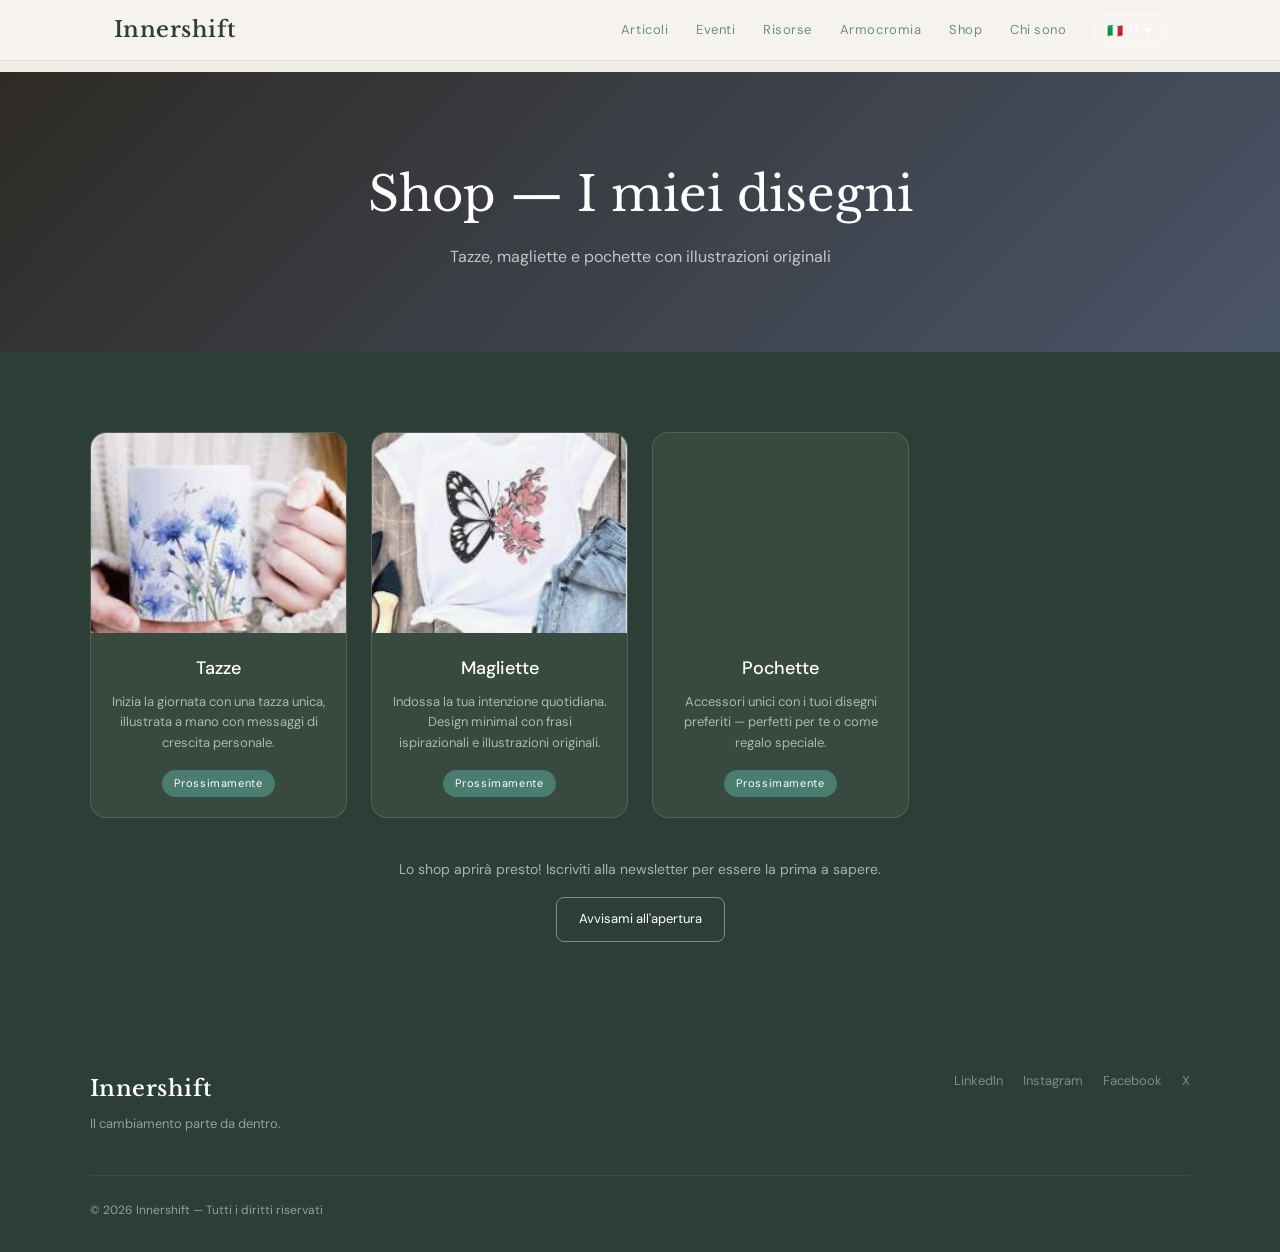
<file: shop.html>
<!DOCTYPE html>
<html lang="it">
<head>
  <meta charset="UTF-8" />
  <meta name="viewport" content="width=device-width, initial-scale=1.0" />
  <title>Shop — Innershift</title>
  <meta name="description" content="Tazze, magliette e pochette con illustrazioni originali di Innershift." />
  <link rel="preconnect" href="https://fonts.googleapis.com" />
  <link rel="preconnect" href="https://fonts.gstatic.com" crossorigin />
  <link href="https://fonts.googleapis.com/css2?family=Libre+Baskerville:ital,wght@0,400;0,700;1,400&family=DM+Sans:wght@300;400;500&display=swap" rel="stylesheet" />
  <link rel="stylesheet" href="css/style.css" />
  <!-- Google Analytics -->
  <script async src="https://www.googletagmanager.com/gtag/js?id=G-VJ0VPEPVEX"></script>
  <script>
    window.dataLayer = window.dataLayer || [];
    function gtag(){dataLayer.push(arguments);}
    gtag('js', new Date());
    gtag('config', 'G-VJ0VPEPVEX');
  </script>
  <style>
    .shop-hero {
      width: 100%;
      height: 280px;
      background: linear-gradient(135deg, #2E2B26 0%, #4a5568 100%);
      display: flex;
      align-items: center;
      justify-content: center;
      margin-top: 72px;
      text-align: center;
    }
    .shop-hero-inner h1 {
      font-family: var(--font-display);
      font-size: clamp(2rem, 5vw, 3rem);
      font-weight: 400;
      color: white;
      margin-bottom: 0.5rem;
    }
    .shop-hero-inner p {
      font-family: var(--font-body);
      font-size: 1rem;
      color: rgba(255,255,255,0.7);
    }
  </style>
</head>
<body>

  <!-- NAV -->
  <nav class="nav">
    <div class="nav-inner">
      <a href="index.html" class="logo">Innershift</a>
      <div class="nav-links">
        <a href="index.html#articoli" data-i18n="nav_articles">Articoli</a>
        <a href="index.html#eventi" data-i18n="nav_events">Eventi</a>
        <a href="index.html#risorse" data-i18n="nav_resources">Risorse</a>
        <a href="armocromia.html">Armocromia</a>
        <a href="shop.html" class="nav-active">Shop</a>
        <a href="chi-sono.html" data-i18n="nav_about">Chi sono</a>
        <a href="admin/index.html" class="nav-admin" style="display:none">Admin</a>
        <div class="lang-selector" style="position:relative;">
          <button class="lang-btn" onclick="var m=document.getElementById('lm2'); m.style.display=m.style.display==='block'?'none':'block';" style="display:flex;align-items:center;gap:5px;background:rgba(255,255,255,0.15);border:1px solid rgba(255,255,255,0.3);border-radius:8px;padding:6px 12px;cursor:pointer;font-size:13px;color:white;">
            <span id="current-lang-flag">🇮🇹</span>
            <span id="current-lang-label">IT</span>
            <span>▾</span>
          </button>
          <div id="lm2" style="display:none;position:absolute;top:calc(100% + 6px);right:0;background:white;border:1px solid #E8E2D9;border-radius:10px;overflow:hidden;min-width:150px;box-shadow:0 8px 24px rgba(0,0,0,0.15);z-index:9999;">
            <div onclick="setLang('it');document.getElementById('lm2').style.display='none';" style="padding:10px 14px;font-size:13px;cursor:pointer;color:#2E2B26;" onmouseover="this.style.background='#F7F4EF'" onmouseout="this.style.background='white'">🇮🇹 Italiano</div>
            <div onclick="setLang('en');document.getElementById('lm2').style.display='none';" style="padding:10px 14px;font-size:13px;cursor:pointer;color:#2E2B26;" onmouseover="this.style.background='#F7F4EF'" onmouseout="this.style.background='white'">🇬🇧 English</div>
            <div onclick="setLang('fr');document.getElementById('lm2').style.display='none';" style="padding:10px 14px;font-size:13px;cursor:pointer;color:#2E2B26;" onmouseover="this.style.background='#F7F4EF'" onmouseout="this.style.background='white'">🇫🇷 Français</div>
            <div onclick="setLang('es');document.getElementById('lm2').style.display='none';" style="padding:10px 14px;font-size:13px;cursor:pointer;color:#2E2B26;" onmouseover="this.style.background='#F7F4EF'" onmouseout="this.style.background='white'">🇪🇸 Español</div>
            <div onclick="setLang('de');document.getElementById('lm2').style.display='none';" style="padding:10px 14px;font-size:13px;cursor:pointer;color:#2E2B26;" onmouseover="this.style.background='#F7F4EF'" onmouseout="this.style.background='white'">🇩🇪 Deutsch</div>
          </div>
        </div>
      </div>
    </div>
  </nav>

  <!-- HERO -->
  <div class="shop-hero">
    <div class="shop-hero-inner">
      <h1 data-i18n="shop_title">Shop — I miei disegni</h1>
      <p data-i18n="shop_sub">Tazze, magliette e pochette con illustrazioni originali</p>
    </div>
  </div>

  <!-- SHOP SECTION -->
  <section class="section section-dark" id="shop">
    <div class="container">
      <div class="shop-grid">
        <div class="shop-card">
          <div class="shop-img" style="background-image:url('images/tazza-shop.jpg.jpg')"></div>
          <div class="shop-body">
            <h3 data-i18n="shop_mugs_title">Tazze</h3>
            <p data-i18n="shop_mugs_desc">Inizia la giornata con una tazza unica, illustrata a mano con messaggi di crescita personale.</p>
            <span class="shop-badge" data-i18n="shop_coming_soon">Prossimamente</span>
          </div>
        </div>
        <div class="shop-card">
          <div class="shop-img" style="background-image:url('images/tshirt-shop.jpg.JPG')"></div>
          <div class="shop-body">
            <h3 data-i18n="shop_tshirts_title">Magliette</h3>
            <p data-i18n="shop_tshirts_desc">Indossa la tua intenzione quotidiana. Design minimal con frasi ispirazionali e illustrazioni originali.</p>
            <span class="shop-badge" data-i18n="shop_coming_soon">Prossimamente</span>
          </div>
        </div>
        <div class="shop-card">
          <div class="shop-img" style="background-image:url('https://images.unsplash.com/photo-1590874103328-eac38a683ce7?w=600&q=80')"></div>
          <div class="shop-body">
            <h3 data-i18n="shop_pouches_title">Pochette</h3>
            <p data-i18n="shop_pouches_desc">Accessori unici con i tuoi disegni preferiti — perfetti per te o come regalo speciale.</p>
            <span class="shop-badge" data-i18n="shop_coming_soon">Prossimamente</span>
          </div>
        </div>
      </div>
      <div style="text-align:center;margin-top:40px;">
        <p style="color:rgba(255,255,255,0.6);font-size:14px;margin-bottom:16px;" data-i18n="shop_notice">Lo shop aprirà presto! Iscriviti alla newsletter per essere la prima a sapere.</p>
        <a href="index.html#newsletter" class="btn-outline-light" data-i18n="shop_notify">Avvisami all'apertura</a>
      </div>
    </div>
  </section>

  <!-- FOOTER -->
  <footer class="footer">
    <div class="container">
      <div class="footer-inner">
        <div>
          <div class="logo">Innershift</div>
          <p class="footer-tagline" data-i18n="footer_tagline">Il cambiamento parte da dentro.</p>
        </div>
        <div class="footer-social">
          <a href="#">LinkedIn</a>
          <a href="#">Instagram</a>
          <a href="#">Facebook</a>
          <a href="#">X</a>
        </div>
      </div>
      <div class="footer-bottom">
        <p data-i18n="footer_copy">© 2026 Innershift — Tutti i diritti riservati</p>
      </div>
    </div>
  </footer>

  <script>
    const T = {
      it: { nav_articles:"Articoli", nav_events:"Eventi", nav_resources:"Risorse", nav_about:"Chi sono", shop_title:"Shop — I miei disegni", shop_sub:"Tazze, magliette e pochette con illustrazioni originali", shop_mugs_title:"Tazze", shop_mugs_desc:"Inizia la giornata con una tazza unica, illustrata a mano con messaggi di crescita personale.", shop_tshirts_title:"Magliette", shop_tshirts_desc:"Indossa la tua intenzione quotidiana. Design minimal con frasi ispirazionali e illustrazioni originali.", shop_pouches_title:"Pochette", shop_pouches_desc:"Accessori unici con i tuoi disegni preferiti — perfetti per te o come regalo speciale.", shop_coming_soon:"Prossimamente", shop_notice:"Lo shop aprirà presto! Iscriviti alla newsletter per essere la prima a sapere.", shop_notify:"Avvisami all'apertura", footer_tagline:"Il cambiamento parte da dentro.", footer_copy:"© 2026 Innershift — Tutti i diritti riservati" },
      en: { nav_articles:"Articles", nav_events:"Events", nav_resources:"Resources", nav_about:"About me", shop_title:"Shop — My Designs", shop_sub:"Mugs, t-shirts and pouches with original illustrations", shop_mugs_title:"Mugs", shop_mugs_desc:"Start your day with a unique mug, hand-illustrated with personal growth messages.", shop_tshirts_title:"T-Shirts", shop_tshirts_desc:"Wear your daily intention. Minimal design with inspirational phrases and original illustrations.", shop_pouches_title:"Pouches", shop_pouches_desc:"Unique accessories featuring your favorite designs — perfect for yourself or as a special gift.", shop_coming_soon:"Coming soon", shop_notice:"The shop is opening soon! Subscribe to the newsletter to be the first to know.", shop_notify:"Notify me", footer_tagline:"Change starts from within.", footer_copy:"© 2026 Innershift — All rights reserved" },
      fr: { nav_articles:"Articles", nav_events:"Événements", nav_resources:"Ressources", nav_about:"Qui suis-je", shop_title:"Shop — Mes créations", shop_sub:"Tasses, t-shirts et pochettes avec des illustrations originales", shop_mugs_title:"Tasses", shop_mugs_desc:"Commencez la journée avec une tasse unique, illustrée à la main avec des messages de croissance personnelle.", shop_tshirts_title:"T-Shirts", shop_tshirts_desc:"Portez votre intention quotidienne. Design minimaliste avec des phrases inspirantes et des illustrations originales.", shop_pouches_title:"Pochettes", shop_pouches_desc:"Accessoires uniques avec vos illustrations préférées — parfaits pour vous ou en cadeau spécial.", shop_coming_soon:"Bientôt disponible", shop_notice:"La boutique ouvrira bientôt ! Inscrivez-vous à la newsletter pour être la première informée.", shop_notify:"Me prévenir", footer_tagline:"Le changement vient de l'intérieur.", footer_copy:"© 2026 Innershift — Tous droits réservés" },
      es: { nav_articles:"Artículos", nav_events:"Eventos", nav_resources:"Recursos", nav_about:"Quién soy", shop_title:"Shop — Mis diseños", shop_sub:"Tazas, camisetas y estuches con ilustraciones originales", shop_mugs_title:"Tazas", shop_mugs_desc:"Empieza el día con una taza única, ilustrada a mano con mensajes de crecimiento personal.", shop_tshirts_title:"Camisetas", shop_tshirts_desc:"Viste tu intención diaria. Diseño minimalista con frases inspiracionales e ilustraciones originales.", shop_pouches_title:"Estuches", shop_pouches_desc:"Accesorios únicos con tus diseños favoritos — perfectos para ti o como regalo especial.", shop_coming_soon:"Próximamente", shop_notice:"¡La tienda abrirá pronto! Suscríbete al boletín para ser la primera en saberlo.", shop_notify:"Avísame", footer_tagline:"El cambio empieza desde dentro.", footer_copy:"© 2026 Innershift — Todos los derechos reservados" },
      de: { nav_articles:"Artikel", nav_events:"Veranstaltungen", nav_resources:"Ressourcen", nav_about:"Über mich", shop_title:"Shop — Meine Designs", shop_sub:"Tassen, T-Shirts und Täschchen mit originellen Illustrationen", shop_mugs_title:"Tassen", shop_mugs_desc:"Starte den Tag mit einer einzigartigen Tasse, handillustriert mit Botschaften für persönliches Wachstum.", shop_tshirts_title:"T-Shirts", shop_tshirts_desc:"Trage deine tägliche Intention. Minimalistisches Design mit inspirierenden Sprüchen und originellen Illustrationen.", shop_pouches_title:"Täschchen", shop_pouches_desc:"Einzigartige Accessoires mit deinen Lieblingsdesigns — perfekt für dich oder als besonderes Geschenk.", shop_coming_soon:"Demnächst", shop_notice:"Der Shop öffnet bald! Abonniere den Newsletter, um als Erste informiert zu werden.", shop_notify:"Benachrichtige mich", footer_tagline:"Veränderung beginnt von innen.", footer_copy:"© 2026 Innershift — Alle Rechte vorbehalten" }
    };

    let currentLang = localStorage.getItem('innershift_lang') || 'it';

    function setLang(lang) {
      currentLang = lang;
      localStorage.setItem('innershift_lang', lang);
      const t = T[lang];
      document.querySelectorAll('[data-i18n]').forEach(function(el) {
        const key = el.getAttribute('data-i18n');
        if (t[key] !== undefined) el.textContent = t[key];
      });
      const flags  = { it:'🇮🇹', en:'🇬🇧', fr:'🇫🇷', es:'🇪🇸', de:'🇩🇪' };
      const labels = { it:'IT',   en:'EN',   fr:'FR',   es:'ES',   de:'DE'  };
      document.getElementById('current-lang-flag').textContent  = flags[lang];
      document.getElementById('current-lang-label').textContent = labels[lang];
      document.documentElement.lang = lang;
    }

    document.addEventListener('DOMContentLoaded', function() { setLang(currentLang); });
  </script>

</body>
</html>
</file>
<file: css/style.css>
*, *::before, *::after { box-sizing: border-box; margin: 0; padding: 0; }

:root {
  --cream: #F0EDE4;
  --stone: #D8E4DC;
  --warm: #7BA7BC;
  --accent: #4A7C6F;
  --dark: #2C3E35;
  --ink: #2C3E35;
  --muted: #6B8F7E;
  --white: #FFFFFF;
  --font-display: 'Libre Baskerville', serif;
  --font-body: 'DM Sans', sans-serif;
}

html { scroll-behavior: smooth; }

body {
  font-family: var(--font-body);
  background: var(--cream);
  color: var(--ink);
  font-size: 16px;
  line-height: 1.7;
  -webkit-font-smoothing: antialiased;
}

/* NAV */
.nav {
  position: fixed; top: 0; left: 0; right: 0; z-index: 100;
  background: rgba(247,244,239,0.92);
  backdrop-filter: blur(12px);
  border-bottom: 1px solid var(--stone);
}
.nav-inner {
  max-width: 1100px; margin: 0 auto;
  padding: 0 24px;
  height: 60px;
  display: flex; align-items: center; justify-content: space-between;
}
.logo {
  font-family: var(--font-display);
  font-size: 22px;
  font-weight: 600;
  color: var(--ink);
  text-decoration: none;
  letter-spacing: 0.02em;
}
.nav-links { display: flex; align-items: center; gap: 28px; }
.nav-links a {
  font-size: 13px;
  color: var(--muted);
  text-decoration: none;
  letter-spacing: 0.04em;
  transition: color 0.2s;
}
.nav-links a:hover { color: var(--ink); }
.nav-admin {
  background: var(--ink) !important;
  color: var(--white) !important;
  padding: 6px 16px !important;
  border-radius: 6px;
  font-size: 12px !important;
}

/* HERO */
.hero {
  min-height: 100vh;
  display: flex; align-items: center;
  padding: 100px 24px 60px;
  position: relative;
  overflow: hidden;
  background-image: url('../images/hero-mountain.png');
  background-size: cover;
  background-position: center;
  background-attachment: fixed;
}
.hero::before {
  content: '';
  position: absolute;
  inset: 0;
  background: linear-gradient(to bottom, rgba(20,18,15,0.45) 0%, rgba(20,18,15,0.25) 40%, rgba(20,18,15,0.5) 100%);
  z-index: 0;
}
.hero-inner {
  position: relative;
  z-index: 1;
}
.hero-deco {
  z-index: 1;
}
.hero-inner {
  max-width: 680px;
  margin: 0 auto;
  text-align: center;
  animation: fadeUp 0.9s ease both;
}
@keyframes fadeUp {
  from { opacity: 0; transform: translateY(24px); }
  to { opacity: 1; transform: translateY(0); }
}
.hero-label {
  font-size: 11px;
  letter-spacing: 0.18em;
  text-transform: uppercase;
  color: rgba(255,255,255,0.75);
  margin-bottom: 20px;
  text-shadow: 0 1px 6px rgba(0,0,0,0.3);
}
.hero-title {
  font-family: var(--font-display);
  font-size: clamp(52px, 8vw, 88px);
  font-weight: 300;
  line-height: 1.1;
  color: #FFFFFF;
  margin-bottom: 24px;
  text-shadow: 0 2px 12px rgba(0,0,0,0.3);
}
.hero-title em { font-style: italic; color: var(--warm); }
.hero-sub {
  font-size: 17px;
  color: rgba(255,255,255,0.88);
  max-width: 480px;
  margin: 0 auto 36px;
  line-height: 1.7;
  font-weight: 300;
  text-shadow: 0 1px 6px rgba(0,0,0,0.3);
}
.hero-deco {
  position: absolute;
  width: 600px; height: 600px;
  border-radius: 50%;
  border: 1px solid var(--stone);
  top: 50%; left: 50%;
  transform: translate(-50%, -50%);
  pointer-events: none;
  opacity: 0.5;
}

/* BUTTONS */
.btn-primary {
  display: inline-block;
  background: var(--ink);
  color: var(--white);
  padding: 14px 32px;
  border-radius: 8px;
  font-size: 14px;
  font-family: var(--font-body);
  text-decoration: none;
  letter-spacing: 0.04em;
  transition: background 0.2s, transform 0.15s;
}
.btn-primary:hover { background: var(--accent); transform: translateY(-1px); }

.btn-outline-light {
  display: inline-block;
  border: 1px solid rgba(255,255,255,0.4);
  color: var(--white);
  padding: 10px 22px;
  border-radius: 8px;
  font-size: 13px;
  text-decoration: none;
  white-space: nowrap;
  transition: background 0.2s;
  flex-shrink: 0;
}
.btn-outline-light:hover { background: rgba(255,255,255,0.1); }

.btn-download {
  display: inline-block;
  border: 1px solid var(--stone);
  color: var(--accent);
  padding: 9px 20px;
  border-radius: 8px;
  font-size: 13px;
  text-decoration: none;
  transition: all 0.2s;
  margin-top: 12px;
}
.btn-download:hover { background: var(--accent); color: var(--white); border-color: var(--accent); }

/* SECTIONS */
.section { padding: 80px 24px; }
.section-dark { background: var(--ink); color: var(--white); }

.container { max-width: 1100px; margin: 0 auto; }

.section-head { margin-bottom: 48px; }
.section-head h2 {
  font-family: var(--font-display);
  font-size: clamp(32px, 5vw, 48px);
  font-weight: 300;
  margin-bottom: 10px;
}
.section-head p { color: var(--muted); font-size: 15px; }
.section-head.light p { color: rgba(255,255,255,0.5); }
.section-head.light h2 { color: var(--white); }

/* POSTS */
.posts-grid {
  display: grid;
  grid-template-columns: repeat(auto-fill, minmax(300px, 1fr));
  gap: 24px;
}
.post-card {
  background: var(--white);
  border: 1px solid var(--stone);
  border-radius: 14px;
  padding: 28px;
  transition: transform 0.2s, border-color 0.2s;
}
.post-card:hover { transform: translateY(-3px); border-color: var(--warm); }
.post-cat {
  font-size: 10px;
  letter-spacing: 0.12em;
  text-transform: uppercase;
  color: var(--warm);
  margin-bottom: 12px;
}
.post-title {
  font-family: var(--font-display);
  font-size: 22px;
  font-weight: 400;
  line-height: 1.3;
  margin-bottom: 12px;
  color: var(--ink);
}
.post-excerpt { font-size: 14px; color: var(--muted); line-height: 1.65; margin-bottom: 20px; }
.post-footer { display: flex; align-items: center; justify-content: space-between; }
.post-date { font-size: 12px; color: var(--muted); }
.post-link { font-size: 13px; color: var(--accent); text-decoration: none; font-weight: 500; }
.post-link:hover { color: var(--ink); }

/* EVENTS */
.events-list { display: flex; flex-direction: column; gap: 16px; }
.event-item {
  display: flex; align-items: center; gap: 24px;
  background: rgba(255,255,255,0.06);
  border: 1px solid rgba(255,255,255,0.1);
  border-radius: 14px;
  padding: 24px 28px;
}
.event-date-box {
  display: flex; flex-direction: column; align-items: center;
  min-width: 52px;
}
.event-day {
  font-family: var(--font-display);
  font-size: 36px;
  font-weight: 300;
  line-height: 1;
  color: var(--warm);
}
.event-month {
  font-size: 10px;
  letter-spacing: 0.12em;
  color: rgba(255,255,255,0.4);
  margin-top: 2px;
}
.event-info { flex: 1; }
.event-info h3 { font-size: 16px; font-weight: 500; color: var(--white); margin-bottom: 4px; }
.event-info p { font-size: 13px; color: rgba(255,255,255,0.5); }

/* RESOURCES */
.resources-grid {
  display: grid;
  grid-template-columns: repeat(auto-fill, minmax(280px, 1fr));
  gap: 24px;
}
.resource-card {
  background: var(--white);
  border: 1px solid var(--stone);
  border-radius: 14px;
  padding: 28px;
  transition: border-color 0.2s;
}
.resource-card:hover { border-color: var(--warm); }
.resource-icon {
  display: inline-block;
  background: var(--stone);
  color: var(--accent);
  font-size: 10px;
  font-weight: 500;
  letter-spacing: 0.1em;
  padding: 4px 10px;
  border-radius: 4px;
  margin-bottom: 16px;
}
.resource-card h3 {
  font-family: var(--font-display);
  font-size: 20px;
  font-weight: 400;
  margin-bottom: 10px;
  color: var(--ink);
}
.resource-card p { font-size: 14px; color: var(--muted); line-height: 1.6; }

/* FOOTER */
.footer {
  background: var(--dark);
  color: rgba(255,255,255,0.5);
  padding: 48px 24px 32px;
}
.footer-inner {
  display: flex; justify-content: space-between; align-items: flex-start;
  margin-bottom: 40px;
  flex-wrap: wrap; gap: 24px;
}
.footer .logo { color: var(--white); }
.footer-tagline { font-size: 13px; margin-top: 6px; }
.footer-social { display: flex; gap: 20px; flex-wrap: wrap; }
.footer-social a { font-size: 13px; color: rgba(255,255,255,0.4); text-decoration: none; transition: color 0.2s; }
.footer-social a:hover { color: var(--white); }
.footer-bottom { border-top: 1px solid rgba(255,255,255,0.08); padding-top: 24px; font-size: 12px; }

/* RESPONSIVE */
@media (max-width: 640px) {
  .nav-links a:not(.nav-admin) { display: none; }
  .event-item { flex-wrap: wrap; }
  .footer-inner { flex-direction: column; }
}

/* BOOK CARD */
.book-card { text-align: center; }
.book-cover {
  width: 120px;
  border-radius: 6px;
  box-shadow: 0 8px 24px rgba(0,0,0,0.15);
  margin-bottom: 16px;
  transition: transform 0.2s;
}
.book-cover:hover { transform: scale(1.04); }

/* SELETTORE LINGUA */
.lang-selector { position: relative; }
.lang-btn {
  display: flex; align-items: center; gap: 6px;
  background: var(--ink); border: none;
  border-radius: 8px; padding: 7px 14px; cursor: pointer;
  font-size: 13px; font-weight: 500; font-family: var(--font-body); color: var(--white);
  transition: all 0.2s;
  letter-spacing: 0.05em;
}
.lang-btn:hover { background: var(--accent); }
.lang-arrow { font-size: 10px; color: var(--muted); }
.lang-menu {
  display: none; position: absolute; top: calc(100% + 6px); right: 0;
  background: #FFFFFF; border: 1px solid #E8E2D9;
  border-radius: 10px; overflow: hidden; min-width: 150px;
  box-shadow: 0 8px 24px rgba(0,0,0,0.15); z-index: 9999;
}
.lang-menu.open { display: block !important; }
.lang-option {
  padding: 10px 14px; font-size: 13px; cursor: pointer;
  color: var(--ink); transition: background 0.1s;
}
.lang-option:hover { background: var(--cream); }

/* BOOK CARD TESTUALE (senza cover) */
.book-card-text {
  text-align: center;
  background: linear-gradient(135deg, #F7F4EF 0%, #F0EAE0 100%);
  border-color: var(--warm) !important;
}
.book-icon {
  font-size: 48px;
  margin-bottom: 12px;
  line-height: 1;
}
.book-author {
  font-size: 13px;
  color: var(--accent);
  font-style: italic;
  margin-bottom: 8px;
  margin-top: -6px;
}

/* MINDFUL MEALS COVER */
.mindful-cover {
  width: 100%;
  border-radius: 10px;
  box-shadow: 0 6px 20px rgba(0,0,0,0.12);
  margin-bottom: 14px;
  transition: transform 0.2s;
}
.mindful-cover:hover { transform: scale(1.02); }

/* ANIMAZIONI SCROLL */
.fade-in {
  opacity: 0;
  transform: translateY(28px);
  transition: opacity 0.7s ease, transform 0.7s ease;
}
.fade-in.visible {
  opacity: 1;
  transform: translateY(0);
}
.fade-in:nth-child(2) { transition-delay: 0.15s; }
.fade-in:nth-child(3) { transition-delay: 0.3s; }

/* TESTIMONIANZE */
.reviews-grid {
  display: grid;
  grid-template-columns: repeat(auto-fill, minmax(280px, 1fr));
  gap: 24px;
}
.review-card {
  background: var(--white);
  border: 1px solid var(--stone);
  border-radius: 16px;
  padding: 28px;
  transition: transform 0.2s, border-color 0.2s;
}
.review-card:hover { transform: translateY(-3px); border-color: var(--warm); }
.review-stars { color: #D4A843; font-size: 16px; letter-spacing: 2px; margin-bottom: 14px; }
.review-text {
  font-size: 15px;
  color: var(--ink);
  line-height: 1.7;
  font-style: italic;
  margin-bottom: 20px;
}
.review-author { display: flex; align-items: center; gap: 12px; }
.review-avatar {
  width: 38px; height: 38px; border-radius: 50%;
  background: var(--accent); color: var(--white);
  display: flex; align-items: center; justify-content: center;
  font-size: 15px; font-weight: 500; flex-shrink: 0;
}
.review-name { font-size: 13px; font-weight: 500; color: var(--ink); }
.review-role { font-size: 11px; color: var(--muted); margin-top: 2px; }

/* NEWSLETTER */
.newsletter-section { background: var(--stone); padding: 60px 24px; }
.newsletter-box {
  max-width: 640px;
  margin: 0 auto;
  text-align: center;
}
.newsletter-text { margin-bottom: 28px; }
.newsletter-text h2 {
  font-family: var(--font-display);
  font-size: clamp(28px, 4vw, 40px);
  font-weight: 300;
  color: var(--ink);
  margin-bottom: 10px;
}
.newsletter-text p { font-size: 15px; color: var(--muted); }
.newsletter-form {
  display: flex; gap: 10px; flex-wrap: wrap; justify-content: center;
  margin-bottom: 12px;
}
.newsletter-input {
  flex: 1; min-width: 220px;
  padding: 13px 18px;
  border: 1px solid var(--stone);
  border-radius: 8px;
  font-size: 14px;
  font-family: var(--font-body);
  background: var(--white);
  color: var(--ink);
  outline: none;
  transition: border-color 0.2s;
}
.newsletter-input:focus { border-color: var(--accent); }
.newsletter-note { font-size: 12px; color: var(--muted); }
.newsletter-success {
  margin-top: 16px;
  background: #EAF3DE;
  color: #3B6D11;
  border-radius: 8px;
  padding: 12px 20px;
  font-size: 14px;
}

/* VIDEO SECTION */
.video-grid {
  display: grid;
  grid-template-columns: repeat(auto-fill, minmax(480px, 1fr));
  gap: 24px;
  justify-items: center;
}
.video-card {
  width: 100%;
  max-width: 640px;
  border-radius: 16px;
  overflow: hidden;
  box-shadow: 0 12px 40px rgba(0,0,0,0.3);
}
.video-wrapper {
  position: relative;
  padding-bottom: 56.25%;
  height: 0;
  overflow: hidden;
}
.video-wrapper iframe {
  position: absolute;
  top: 0; left: 0;
  width: 100%; height: 100%;
  border: none;
}

@media (max-width: 640px) {
  .video-grid { grid-template-columns: 1fr; }
}

/* QUOTE SECTIONS */
.quote-section {
  background: var(--dark);
  padding: 60px 24px;
  text-align: center;
}
.quote-section-light {
  background: var(--stone);
}
.site-quote {
  max-width: 680px;
  margin: 0 auto;
}
.site-quote p {
  font-family: var(--font-display);
  font-size: clamp(20px, 3vw, 28px);
  font-weight: 400;
  font-style: italic;
  color: var(--white);
  line-height: 1.6;
  margin-bottom: 16px;
}
.quote-section-light .site-quote p {
  color: var(--dark);
}
.site-quote cite {
  font-size: 13px;
  color: var(--warm);
  letter-spacing: 0.08em;
  font-style: normal;
}
.quote-section-light .site-quote cite {
  color: var(--accent);
}

/* COOKIE BANNER */
#cookie-banner {
  position: fixed;
  bottom: 0; left: 0; right: 0;
  background: var(--dark);
  color: rgba(255,255,255,0.85);
  z-index: 9999;
  padding: 16px 24px;
  box-shadow: 0 -4px 20px rgba(0,0,0,0.2);
}
.cookie-inner {
  max-width: 1100px;
  margin: 0 auto;
  display: flex;
  align-items: center;
  gap: 24px;
  flex-wrap: wrap;
}
.cookie-text { flex: 1; min-width: 240px; }
.cookie-text strong { font-size: 14px; color: var(--white); display: block; margin-bottom: 4px; }
.cookie-text p { font-size: 12px; color: rgba(255,255,255,0.6); line-height: 1.5; margin: 0; }
.cookie-buttons { display: flex; gap: 10px; flex-shrink: 0; }
.cookie-btn-accept {
  background: var(--accent);
  color: var(--white);
  border: none;
  padding: 9px 20px;
  border-radius: 8px;
  font-size: 13px;
  font-family: var(--font-body);
  cursor: pointer;
  transition: background 0.2s;
}
.cookie-btn-accept:hover { background: #3A6B5E; }
.cookie-btn-decline {
  background: transparent;
  color: rgba(255,255,255,0.6);
  border: 1px solid rgba(255,255,255,0.2);
  padding: 9px 20px;
  border-radius: 8px;
  font-size: 13px;
  font-family: var(--font-body);
  cursor: pointer;
  transition: all 0.2s;
}
.cookie-btn-decline:hover { border-color: rgba(255,255,255,0.4); color: var(--white); }

@media (max-width: 640px) {
  .cookie-inner { flex-direction: column; align-items: flex-start; }
  .cookie-buttons { width: 100%; }
  .cookie-btn-accept, .cookie-btn-decline { flex: 1; text-align: center; }
}

/* ARMOCROMIA */
.armo-grid {
  display: grid;
  grid-template-columns: repeat(auto-fill, minmax(280px, 1fr));
  gap: 24px;
}
.armo-card {
  background: var(--white);
  border: 1px solid var(--stone);
  border-radius: 16px;
  padding: 28px;
  text-align: center;
  transition: transform 0.2s, border-color 0.2s;
}
.armo-card:hover { transform: translateY(-3px); border-color: var(--warm); }
.armo-season {
  font-size: 48px;
  margin-bottom: 16px;
  line-height: 1;
}
.armo-card h3 {
  font-family: var(--font-display);
  font-size: 22px;
  font-weight: 400;
  color: var(--ink);
  margin-bottom: 12px;
}
.armo-card p { font-size: 14px; color: var(--muted); line-height: 1.6; margin-bottom: 16px; }
.armo-colors { display: flex; gap: 8px; justify-content: center; flex-wrap: wrap; margin-top: 12px; }
.color-dot {
  width: 28px; height: 28px;
  border-radius: 50%;
  display: inline-block;
  box-shadow: 0 2px 6px rgba(0,0,0,0.15);
  transition: transform 0.15s;
  cursor: pointer;
}
.color-dot:hover { transform: scale(1.2); }
.armo-cta-card { background: linear-gradient(135deg, var(--cream) 0%, #E8F0EE 100%); border-color: var(--accent); }

/* SHOP */
.shop-grid {
  display: grid;
  grid-template-columns: repeat(auto-fill, minmax(240px, 1fr));
  gap: 24px;
  margin-bottom: 20px;
}
.shop-card {
  background: rgba(255,255,255,0.06);
  border: 1px solid rgba(255,255,255,0.12);
  border-radius: 16px;
  padding: 28px;
  text-align: center;
  transition: background 0.2s;
}
.shop-card:hover { background: rgba(255,255,255,0.1); }
.shop-preview { font-size: 52px; margin-bottom: 16px; line-height: 1; }
.shop-card h3 { font-size: 18px; font-weight: 500; color: var(--white); margin-bottom: 10px; }
.shop-card p { font-size: 13px; color: rgba(255,255,255,0.55); line-height: 1.6; margin-bottom: 16px; }
.shop-badge {
  display: inline-block;
  background: var(--accent);
  color: var(--white);
  font-size: 11px;
  padding: 4px 12px;
  border-radius: 20px;
  letter-spacing: 0.06em;
}

/* POST CARD CON IMMAGINE */
.post-card {
  overflow: hidden;
  padding: 0 !important;
}
.post-img {
  width: 100%;
  height: 200px;
  background-size: cover;
  background-position: center;
  transition: transform 0.4s ease;
}
.post-card:hover .post-img {
  transform: scale(1.05);
}
.post-body {
  padding: 24px;
}

/* ANIMAZIONI PIÙ FLUIDE */
.fade-in {
  opacity: 0;
  transform: translateY(32px);
  transition: opacity 0.8s cubic-bezier(0.22, 1, 0.36, 1),
              transform 0.8s cubic-bezier(0.22, 1, 0.36, 1);
}
.fade-in.visible {
  opacity: 1;
  transform: translateY(0);
}
.fade-in:nth-child(1) { transition-delay: 0s; }
.fade-in:nth-child(2) { transition-delay: 0.12s; }
.fade-in:nth-child(3) { transition-delay: 0.24s; }
.fade-in:nth-child(4) { transition-delay: 0.36s; }

/* HOVER CARD PIÙ FLUIDO */
.post-card, .resource-card, .review-card, .armo-card, .shop-card {
  transition: transform 0.35s cubic-bezier(0.22, 1, 0.36, 1),
              border-color 0.3s ease,
              box-shadow 0.35s cubic-bezier(0.22, 1, 0.36, 1) !important;
}
.post-card:hover, .resource-card:hover, .review-card:hover, .armo-card:hover {
  transform: translateY(-5px);
  box-shadow: 0 12px 32px rgba(0,0,0,0.1);
}

/* HERO ANIMAZIONE PIÙ FLUIDA */
@keyframes fadeUp {
  from { opacity: 0; transform: translateY(30px); }
  to { opacity: 1; transform: translateY(0); }
}
.hero-inner {
  animation: fadeUp 1.1s cubic-bezier(0.22, 1, 0.36, 1) both;
}
.hero-label { animation-delay: 0s; }
.hero-title { animation-delay: 0.1s; }
.hero-sub { animation-delay: 0.2s; }

/* SHOP CARD CON IMMAGINE */
.shop-card {
  overflow: hidden !important;
  padding: 0 !important;
}
.shop-img {
  width: 100%;
  height: 200px;
  background-size: cover;
  background-position: center;
  transition: transform 0.4s ease;
}
.shop-card:hover .shop-img {
  transform: scale(1.05);
}
.shop-body {
  padding: 20px;
}
.shop-body h3 { font-size: 18px; font-weight: 500; color: var(--white); margin-bottom: 8px; }
.shop-body p { font-size: 13px; color: rgba(255,255,255,0.6); line-height: 1.6; margin-bottom: 14px; }
</file>
<file: css/admin.css>
*, *::before, *::after { box-sizing: border-box; margin: 0; padding: 0; }

:root {
  --cream: #F7F4EF;
  --stone: #E8E2D9;
  --warm: #C4A882;
  --accent: #8B6F4E;
  --dark: #1C1A17;
  --ink: #2E2B26;
  --muted: #8A8278;
  --white: #FFFFFF;
  --font-display: 'Cormorant Garamond', serif;
  --font-body: 'DM Sans', sans-serif;
}

body { font-family: var(--font-body); background: var(--cream); color: var(--ink); -webkit-font-smoothing: antialiased; }

/* LOGIN */
#login-screen {
  min-height: 100vh; display: flex; align-items: center; justify-content: center;
  background: var(--dark);
}
.login-box {
  background: var(--cream); border-radius: 16px; padding: 40px;
  width: 100%; max-width: 380px; text-align: center;
}
.login-logo { font-family: var(--font-display); font-size: 28px; font-weight: 600; margin-bottom: 4px; }
.login-sub { font-size: 13px; color: var(--muted); margin-bottom: 28px; }
.login-hint { font-size: 12px; color: var(--muted); margin-top: 16px; }
.login-hint strong { color: var(--accent); }

/* ADMIN LAYOUT */
#admin-app { display: flex; min-height: 100vh; }

.sidebar {
  width: 220px; background: var(--dark); display: flex;
  flex-direction: column; padding: 0; flex-shrink: 0; min-height: 100vh;
}
.sidebar-logo { padding: 24px 20px 18px; border-bottom: 1px solid rgba(255,255,255,0.08); }
.wordmark { font-family: var(--font-display); font-size: 18px; color: var(--white); }
.tagline { font-size: 10px; color: rgba(255,255,255,0.3); letter-spacing: 0.1em; text-transform: uppercase; margin-top: 3px; }
.nav-section { padding: 16px 16px 6px; font-size: 9px; letter-spacing: 0.14em; text-transform: uppercase; color: rgba(255,255,255,0.3); }
.nav-item {
  padding: 9px 20px; margin: 1px 8px; border-radius: 8px;
  font-size: 13px; color: rgba(255,255,255,0.55); cursor: pointer; transition: all 0.15s;
}
.nav-item:hover { background: rgba(255,255,255,0.07); color: var(--white); }
.nav-item.active { background: rgba(196,168,130,0.18); color: var(--warm); }
.sidebar-footer { margin-top: auto; padding: 16px 20px 24px; border-top: 1px solid rgba(255,255,255,0.07); display: flex; flex-direction: column; gap: 4px; }

.main-content { flex: 1; overflow-y: auto; }

.panel { display: none; padding: 32px; }
.panel.active { display: block; }

.panel-header { display: flex; align-items: center; justify-content: space-between; margin-bottom: 28px; }
.panel-header h1 { font-family: var(--font-display); font-size: 32px; font-weight: 300; }

/* STATS */
.stats-grid { display: grid; grid-template-columns: repeat(4, 1fr); gap: 14px; margin-bottom: 24px; }
.stat-card { background: var(--white); border: 1px solid var(--stone); border-radius: 12px; padding: 18px 20px; }
.stat-label { font-size: 11px; text-transform: uppercase; letter-spacing: 0.08em; color: var(--muted); margin-bottom: 8px; }
.stat-value { font-family: var(--font-display); font-size: 36px; font-weight: 300; color: var(--ink); }

/* CARD */
.card { background: var(--white); border: 1px solid var(--stone); border-radius: 14px; padding: 20px 24px; margin-bottom: 20px; }
.card-title { font-size: 13px; font-weight: 500; color: var(--ink); margin-bottom: 16px; }

/* EDITOR */
.editor-layout { display: grid; grid-template-columns: 1fr 280px; gap: 20px; }
.editor-main { display: flex; flex-direction: column; gap: 16px; }
.title-input {
  font-family: var(--font-display); font-size: 28px; font-weight: 300;
  border: none; border-bottom: 2px solid var(--stone); background: transparent;
  color: var(--ink); width: 100%; padding: 8px 0; outline: none;
  transition: border-color 0.2s;
}
.title-input:focus { border-color: var(--accent); }

.field-group { display: flex; flex-direction: column; gap: 6px; }
.field-group label { font-size: 11px; text-transform: uppercase; letter-spacing: 0.08em; color: var(--muted); }
.field-group input, .field-group select, .field-group textarea {
  background: var(--white); border: 1px solid var(--stone); border-radius: 8px;
  padding: 10px 14px; font-size: 14px; font-family: var(--font-body);
  color: var(--ink); outline: none; transition: border-color 0.15s; width: 100%;
}
.field-group input:focus, .field-group select:focus, .field-group textarea:focus { border-color: var(--accent); }
.field-group textarea { min-height: 200px; resize: vertical; line-height: 1.6; }

.ai-box { background: #F5F0E8; border: 1px solid var(--stone); border-radius: 12px; padding: 16px; }
.ai-box-title { font-size: 11px; text-transform: uppercase; letter-spacing: 0.1em; color: var(--accent); margin-bottom: 8px; }
.ai-box-text { font-size: 13px; color: var(--ink); line-height: 1.6; }

.editor-sidebar { display: flex; flex-direction: column; gap: 16px; }
.side-card { background: var(--white); border: 1px solid var(--stone); border-radius: 12px; padding: 16px; }
.side-title { font-size: 12px; font-weight: 500; color: var(--ink); margin-bottom: 12px; }

.social-btn {
  display: block; width: 100%; text-align: left;
  background: transparent; border: 1px solid var(--stone); border-radius: 8px;
  padding: 9px 12px; font-size: 12px; font-family: var(--font-body);
  color: var(--ink); cursor: pointer; margin-bottom: 6px; transition: all 0.12s;
}
.social-btn:hover { background: var(--cream); border-color: var(--warm); }

/* UPLOAD */
.upload-zone {
  border: 2px dashed var(--stone); border-radius: 14px;
  padding: 48px 20px; text-align: center; cursor: pointer;
  font-size: 14px; color: var(--muted); margin-bottom: 20px;
  transition: border-color 0.2s;
}
.upload-zone:hover { border-color: var(--accent); color: var(--accent); }

/* BUTTONS */
.btn-primary {
  background: var(--ink); color: var(--white); border: none;
  padding: 10px 22px; border-radius: 8px; font-size: 13px;
  font-family: var(--font-body); cursor: pointer; transition: background 0.2s;
}
.btn-primary:hover { background: var(--accent); }
.btn-outline {
  background: transparent; color: var(--ink); border: 1px solid var(--stone);
  padding: 10px 22px; border-radius: 8px; font-size: 13px;
  font-family: var(--font-body); cursor: pointer; transition: all 0.2s;
}
.btn-outline:hover { border-color: var(--accent); color: var(--accent); }
.btn-full {
  width: 100%; background: var(--ink); color: var(--white); border: none;
  padding: 13px; border-radius: 8px; font-size: 14px;
  font-family: var(--font-body); cursor: pointer; transition: background 0.2s;
}
.btn-full:hover { background: var(--accent); }

/* POST ROWS */
.post-row {
  display: flex; align-items: center; gap: 16px;
  padding: 12px 0; border-bottom: 1px solid #F0EDE8;
}
.post-row:last-child { border-bottom: none; }
.post-row-meta { flex: 1; }
.post-row-title { font-size: 14px; font-weight: 500; color: var(--ink); }
.post-row-date { font-size: 12px; color: var(--muted); margin-top: 2px; }
.badge { font-size: 10px; padding: 3px 10px; border-radius: 20px; font-weight: 500; }
.badge-pub { background: #EAF3DE; color: #3B6D11; }
.badge-draft { background: #F1EFE8; color: #5F5E5A; }
.btn-del { background: none; border: none; color: var(--muted); cursor: pointer; font-size: 18px; transition: color 0.15s; }
.btn-del:hover { color: #c0392b; }

/* TOAST */
.toast {
  position: fixed; bottom: 24px; right: 24px;
  background: var(--ink); color: var(--white);
  padding: 12px 20px; border-radius: 10px; font-size: 13px;
  opacity: 0; pointer-events: none; transition: opacity 0.3s;
  z-index: 999;
}
.toast.show { opacity: 1; }

@media (max-width: 900px) {
  .stats-grid { grid-template-columns: repeat(2, 1fr); }
  .editor-layout { grid-template-columns: 1fr; }
}
@media (max-width: 640px) {
  .sidebar { display: none; }
}
</file>
<file: css/armocromia.css>
/* ARMOCROMIA PAGE STYLES */

.armo-hero {
  min-height: 70vh;
  display: flex; align-items: center;
  padding: 100px 24px 60px;
  background: linear-gradient(135deg, #1C2E28 0%, #2C3E35 50%, #1a2a24 100%);
  position: relative;
  overflow: hidden;
}
.armo-hero::before {
  content: '';
  position: absolute; inset: 0;
  background: radial-gradient(ellipse at 30% 50%, rgba(74,124,111,0.3) 0%, transparent 60%),
              radial-gradient(ellipse at 70% 30%, rgba(123,167,188,0.2) 0%, transparent 50%);
}
.armo-hero-inner {
  max-width: 700px; margin: 0 auto;
  text-align: center; position: relative; z-index: 1;
  animation: fadeUp 0.9s ease both;
}
.armo-hero .hero-title { color: #FFFFFF; }
.armo-hero .hero-label { color: rgba(255,255,255,0.6); }
.armo-hero .hero-sub { color: rgba(255,255,255,0.75); }

/* TWO COL TEXT */
.two-col-text {
  display: grid;
  grid-template-columns: 1fr 1fr;
  gap: 48px;
  align-items: start;
}
.two-col-text p { font-size: 15px; color: var(--muted); line-height: 1.8; }
.section-title {
  font-family: var(--font-display);
  font-size: clamp(28px, 4vw, 40px);
  font-weight: 300;
  color: var(--ink);
  margin-bottom: 20px;
}

/* PALETTE PREVIEW */
.armo-palette-preview { display: flex; flex-direction: column; gap: 20px; }
.palette-card {
  border-radius: 14px; padding: 20px;
}
.palette-card.winter { background: linear-gradient(135deg, #1C2E28, #2C3E35); }
.palette-card.spring { background: linear-gradient(135deg, #FF6B35, #FFD700); }
.palette-card h3 { font-size: 16px; font-weight: 500; color: #FFFFFF; margin-bottom: 12px; }
.palette-card p { font-size: 12px; color: rgba(255,255,255,0.7); margin-top: 10px; }
.palette-dots { display: flex; gap: 8px; flex-wrap: wrap; }
.palette-dots span {
  width: 32px; height: 32px; border-radius: 50%;
  display: inline-block;
  box-shadow: 0 2px 8px rgba(0,0,0,0.2);
  transition: transform 0.15s;
  cursor: pointer;
}
.palette-dots span:hover { transform: scale(1.15); }

/* STAGIONI */
.stagioni-grid {
  display: grid;
  grid-template-columns: repeat(auto-fill, minmax(220px, 1fr));
  gap: 20px;
}
.stagione-card {
  background: var(--white);
  border: 1px solid var(--stone);
  border-radius: 14px;
  padding: 24px;
  text-align: center;
  transition: transform 0.2s;
}
.stagione-card:hover { transform: translateY(-3px); }
.stagione-card.active { border-color: var(--accent); border-width: 2px; }
.stagione-icon { font-size: 36px; margin-bottom: 12px; }
.stagione-card h3 { font-family: var(--font-display); font-size: 20px; font-weight: 400; color: var(--ink); margin-bottom: 10px; }
.stagione-card p { font-size: 13px; color: var(--muted); line-height: 1.6; }

/* LAURA STORY */
.laura-story {
  display: grid;
  grid-template-columns: 1fr 1fr;
  gap: 48px;
  align-items: start;
}
.story-text p { font-size: 15px; color: var(--muted); line-height: 1.8; }
.story-colors h3 { font-family: var(--font-display); font-size: 22px; font-weight: 300; margin-bottom: 20px; color: var(--ink); }
.big-palette { display: flex; gap: 10px; flex-wrap: wrap; }
.big-palette span {
  width: 36px; height: 36px; border-radius: 50%;
  display: inline-block;
  box-shadow: 0 2px 8px rgba(0,0,0,0.15);
  transition: transform 0.15s;
  cursor: pointer;
}
.big-palette span:hover { transform: scale(1.2); }

@media (max-width: 768px) {
  .two-col-text, .laura-story { grid-template-columns: 1fr; }
  .stagioni-grid { grid-template-columns: repeat(2, 1fr); }
}
@media (max-width: 480px) {
  .stagioni-grid { grid-template-columns: 1fr; }
}
</file>
